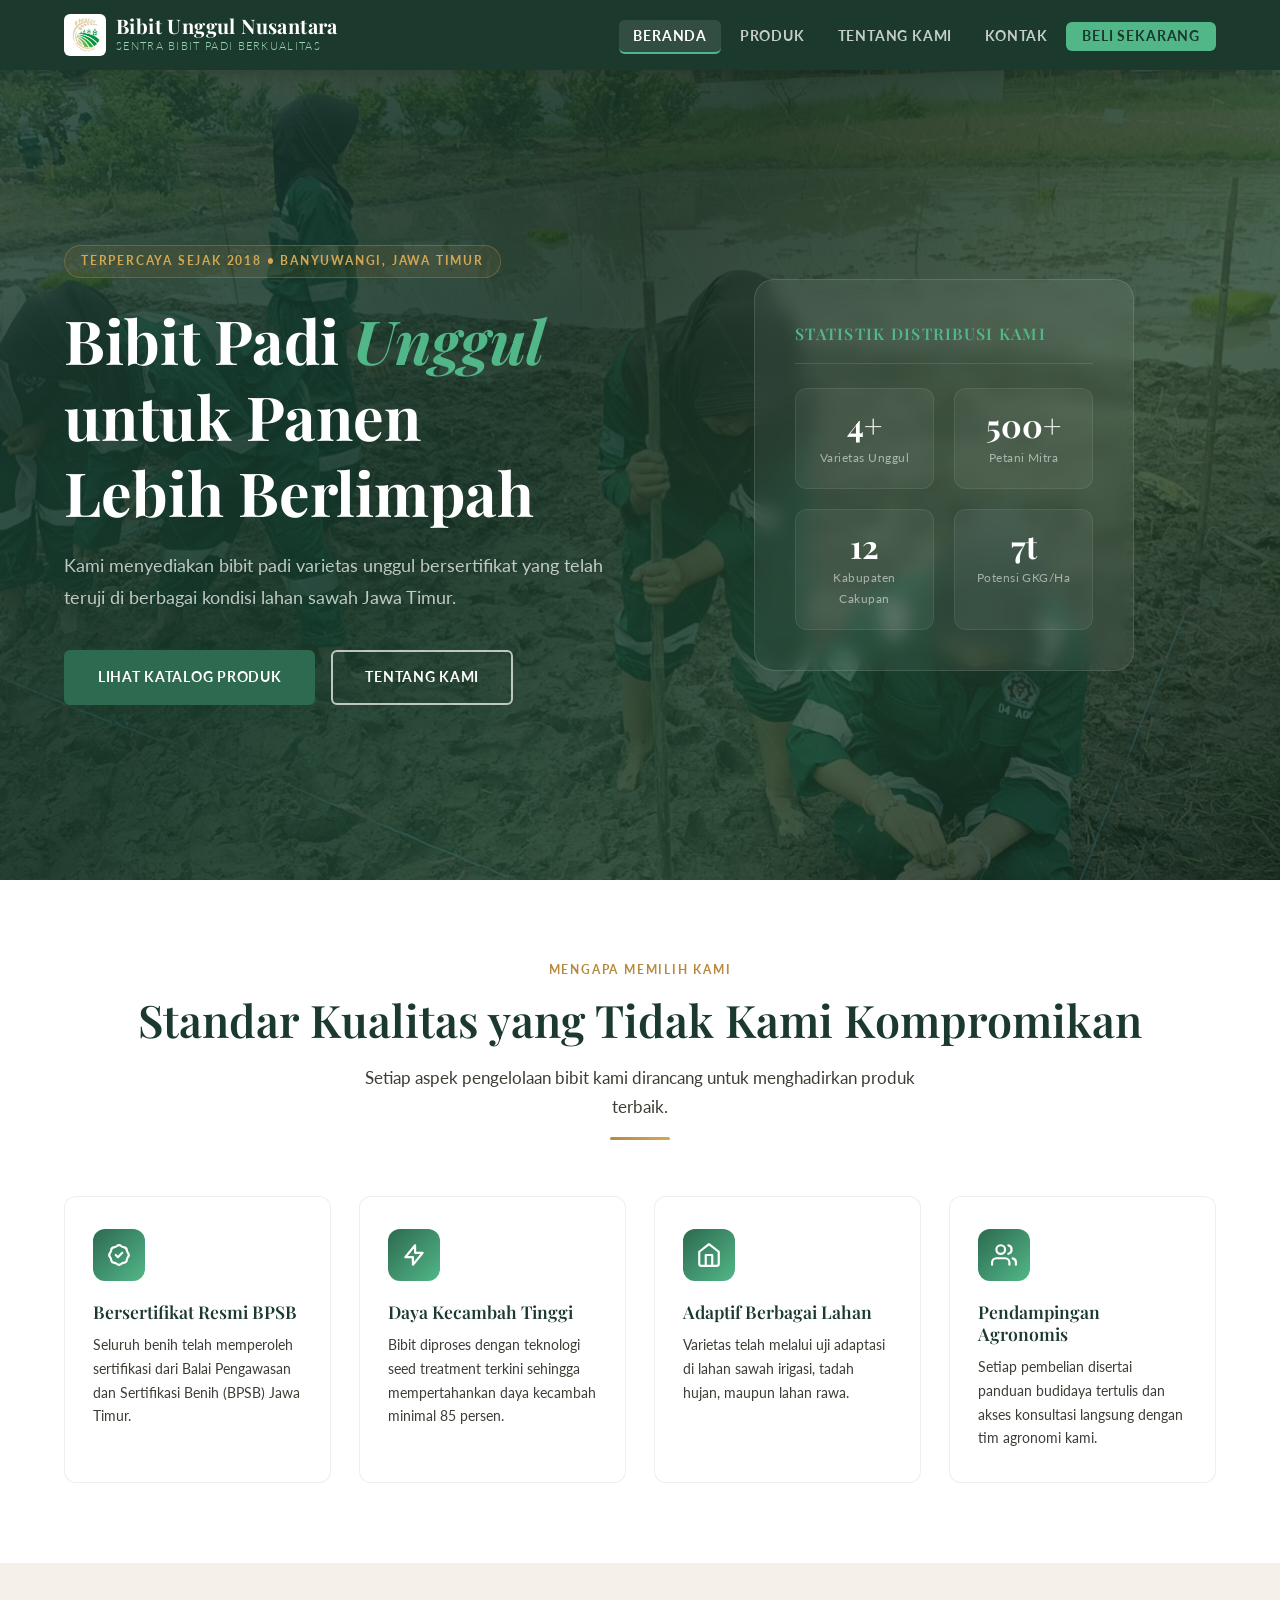
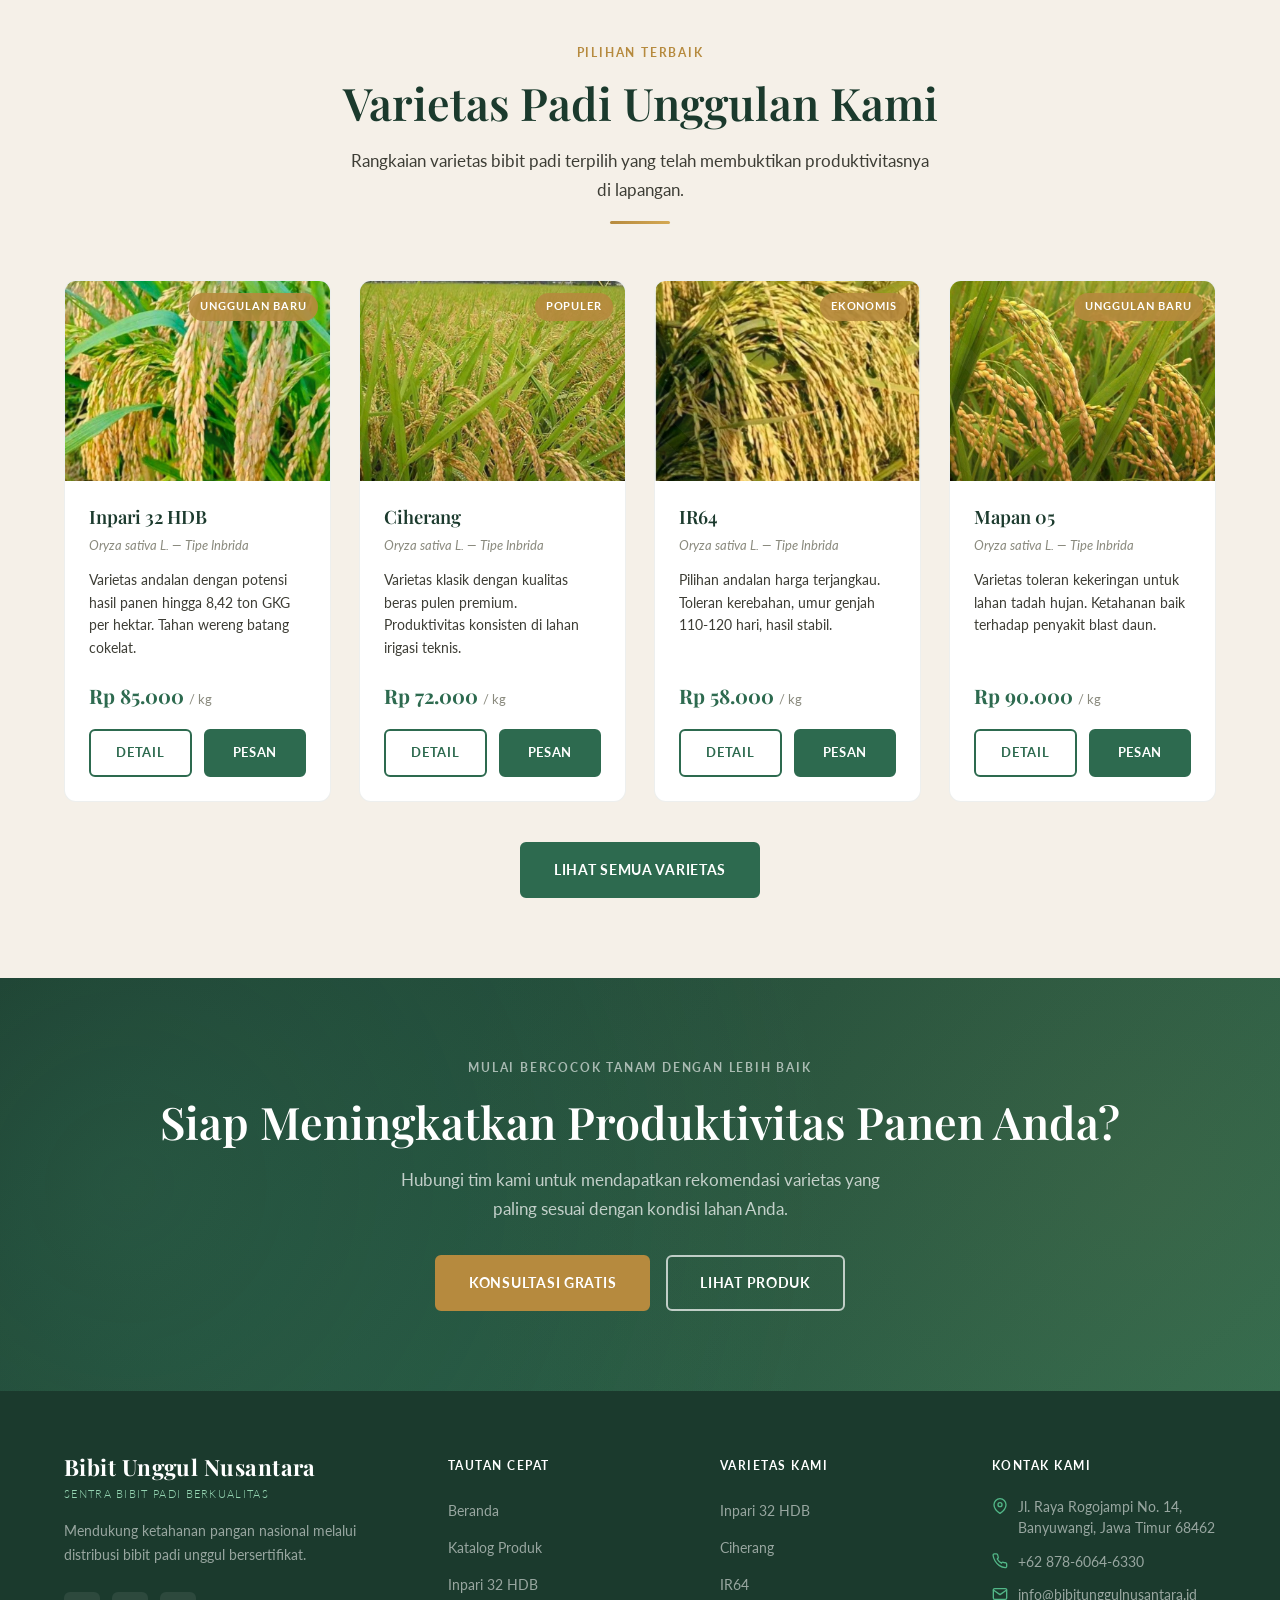
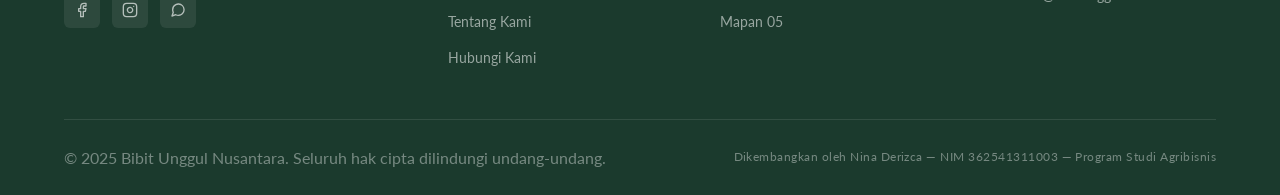
<file: index.html>
<!DOCTYPE html>
<html lang="id">
<head>
    <meta charset="UTF-8">
    <meta name="viewport" content="width=device-width, initial-scale=1.0">
    <title>Bibit Unggul Nusantara — Pusat Bibit Padi Berkualitas</title>
    <meta name="description" content="Distributor bibit padi varietas unggul terpercaya. Inpari 32, Ciherang, IR64, dan Mapan 05. Bersertifikat, produksi tinggi, tahan hama.">
    <link rel="stylesheet" href="style.css">
</head>
<body>
    <nav class="navbar">
        <div class="navbar-dalam">
            <a href="index.html" class="navbar-logo">
                <img src="assets/images/logo.jpg" alt="Logo Bibit Unggul Nusantara" style="height:42px;width:auto;">
                <div class="logo-teks">
                    <span class="logo-nama">Bibit Unggul Nusantara</span>
                    <span class="logo-tagline">Sentra Bibit Padi Berkualitas</span>
                </div>
            </a>
            <ul class="navbar-menu">
                <li><a href="index.html" class="aktif">Beranda</a></li>
                <li><a href="product.html">Produk</a></li>
                <li><a href="about.html">Tentang Kami</a></li>
                <li><a href="contact.html">Kontak</a></li>
                <li><a href="product.html" class="navbar-cta">Beli Sekarang</a></li>
            </ul>
            <button class="hamburger" onclick="toggleMenu()" aria-label="Buka Menu"><span></span><span></span><span></span></button>
        </div>
        <div class="mobile-menu" id="mobileMenu">
            <a href="index.html">Beranda</a>
            <a href="product.html">Produk</a>
            <a href="about.html">Tentang Kami</a>
            <a href="contact.html">Kontak</a>
            <a href="product.html">Beli Sekarang</a>
        </div>
    </nav>

    <section class="hero">
        <div class="hero-pola"></div>
        <div class="hero-konten">
            <div class="hero-teks">
                <span class="label-kecil animasi-masuk">Terpercaya Sejak 2018 • Banyuwangi, Jawa Timur</span>
                <h1 class="animasi-masuk-delay-1">Bibit Padi <em>Unggul</em><br>untuk Panen<br>Lebih Berlimpah</h1>
                <p class="deskripsi-hero animasi-masuk-delay-2">Kami menyediakan bibit padi varietas unggul bersertifikat yang telah teruji di berbagai kondisi lahan sawah Jawa Timur.</p>
                <div class="grup-tombol animasi-masuk-delay-3">
                    <a href="product.html" class="tombol tombol-primer">Lihat Katalog Produk</a>
                    <a href="about.html" class="tombol tombol-outline-putih">Tentang Kami</a>
                </div>
            </div>
            <div class="hero-visual animasi-masuk-delay-4">
                <div class="kartu-hero">
                    <div class="kartu-hero-judul">Statistik Distribusi Kami</div>
                    <div class="stats-grid">
                        <div class="stat-item"><span class="stat-angka">4+</span><div class="stat-label">Varietas Unggul</div></div>
                        <div class="stat-item"><span class="stat-angka">500+</span><div class="stat-label">Petani Mitra</div></div>
                        <div class="stat-item"><span class="stat-angka">12</span><div class="stat-label">Kabupaten Cakupan</div></div>
                        <div class="stat-item"><span class="stat-angka">7t</span><div class="stat-label">Potensi GKG/Ha</div></div>
                    </div>
                </div>
            </div>
        </div>
    </section>

    <section class="bagian bagian-putih">
        <div class="kontainer">
            <div class="judul-bagian"><div class="label-kecil">Mengapa Memilih Kami</div><h2>Standar Kualitas yang Tidak Kami Kompromikan</h2><p>Setiap aspek pengelolaan bibit kami dirancang untuk menghadirkan produk terbaik.</p><div class="garis-emas"></div></div>
            <div class="grid-keunggulan">
                <div class="kartu-keunggulan"><div class="ikon-keunggulan"><svg viewBox="0 0 24 24"><path d="M9 12l2 2 4-4M7.835 4.697a3.42 3.42 0 001.946-.806 3.42 3.42 0 014.438 0 3.42 3.42 0 001.946.806 3.42 3.42 0 013.138 3.138 3.42 3.42 0 00.806 1.946 3.42 3.42 0 010 4.438 3.42 3.42 0 00-.806 1.946 3.42 3.42 0 01-3.138 3.138 3.42 3.42 0 00-1.946.806 3.42 3.42 0 01-4.438 0 3.42 3.42 0 00-1.946-.806 3.42 3.42 0 01-3.138-3.138 3.42 3.42 0 00-.806-1.946 3.42 3.42 0 010-4.438 3.42 3.42 0 00.806-1.946 3.42 3.42 0 013.138-3.138z"/></svg></div><h3>Bersertifikat Resmi BPSB</h3><p>Seluruh benih telah memperoleh sertifikasi dari Balai Pengawasan dan Sertifikasi Benih (BPSB) Jawa Timur.</p></div>
                <div class="kartu-keunggulan"><div class="ikon-keunggulan"><svg viewBox="0 0 24 24"><path d="M13 10V3L4 14h7v7l9-11h-7z"/></svg></div><h3>Daya Kecambah Tinggi</h3><p>Bibit diproses dengan teknologi seed treatment terkini sehingga mempertahankan daya kecambah minimal 85 persen.</p></div>
                <div class="kartu-keunggulan"><div class="ikon-keunggulan"><svg viewBox="0 0 24 24"><path d="M3 9l9-7 9 7v11a2 2 0 01-2 2H5a2 2 0 01-2-2z"/><polyline points="9,22 9,12 15,12 15,22"/></svg></div><h3>Adaptif Berbagai Lahan</h3><p>Varietas telah melalui uji adaptasi di lahan sawah irigasi, tadah hujan, maupun lahan rawa.</p></div>
                <div class="kartu-keunggulan"><div class="ikon-keunggulan"><svg viewBox="0 0 24 24"><path d="M17 21v-2a4 4 0 00-4-4H5a4 4 0 00-4 4v2"/><circle cx="9" cy="7" r="4"/><path d="M23 21v-2a4 4 0 00-3-3.87M16 3.13a4 4 0 010 7.75"/></svg></div><h3>Pendampingan Agronomis</h3><p>Setiap pembelian disertai panduan budidaya tertulis dan akses konsultasi langsung dengan tim agronomi kami.</p></div>
            </div>
        </div>
    </section>

    <section class="bagian bagian-krem">
        <div class="kontainer">
            <div class="judul-bagian"><div class="label-kecil">Pilihan Terbaik</div><h2>Varietas Padi Unggulan Kami</h2><p>Rangkaian varietas bibit padi terpilih yang telah membuktikan produktivitasnya di lapangan.</p><div class="garis-emas"></div></div>
            <div class="grid-produk">
                <div class="kartu-produk"><div class="kartu-produk-gambar" style="background:transparent;"><img src="assets/images/inpari32.jpg" alt="Bibit Padi Inpari 32 HDB" style="width:100%;height:100%;object-fit:cover;"><div class="lencana-varietas">Unggulan Baru</div></div><div class="kartu-produk-isi"><h3>Inpari 32 HDB</h3><div class="varietas-latin">Oryza sativa L. — Tipe Inbrida</div><p>Varietas andalan dengan potensi hasil panen hingga 8,42 ton GKG per hektar. Tahan wereng batang cokelat.</p><div class="harga-produk">Rp 85.000 <span>/ kg</span></div><div class="kartu-produk-aksi"><a href="detail-inpari.html" class="tombol tombol-sekunder">Detail</a><a href="contact.html" class="tombol tombol-primer">Pesan</a></div></div></div>
                <div class="kartu-produk"><div class="kartu-produk-gambar" style="background:transparent;"><img src="assets/images/ciherang.jpg" alt="Bibit Padi Ciherang" style="width:100%;height:100%;object-fit:cover;"><div class="lencana-varietas">Populer</div></div><div class="kartu-produk-isi"><h3>Ciherang</h3><div class="varietas-latin">Oryza sativa L. — Tipe Inbrida</div><p>Varietas klasik dengan kualitas beras pulen premium. Produktivitas konsisten di lahan irigasi teknis.</p><div class="harga-produk">Rp 72.000 <span>/ kg</span></div><div class="kartu-produk-aksi"><a href="detail-ciherang.html" class="tombol tombol-sekunder">Detail</a><a href="contact.html" class="tombol tombol-primer">Pesan</a></div></div></div>
                <div class="kartu-produk"><div class="kartu-produk-gambar" style="background:transparent;"><img src="assets/images/ir64.jpg" alt="Bibit Padi IR64" style="width:100%;height:100%;object-fit:cover;"><div class="lencana-varietas">Ekonomis</div></div><div class="kartu-produk-isi"><h3>IR64</h3><div class="varietas-latin">Oryza sativa L. — Tipe Inbrida</div><p>Pilihan andalan harga terjangkau. Toleran kerebahan, umur genjah 110-120 hari, hasil stabil.</p><div class="harga-produk">Rp 58.000 <span>/ kg</span></div><div class="kartu-produk-aksi"><a href="detail-ir64.html" class="tombol tombol-sekunder">Detail</a><a href="contact.html" class="tombol tombol-primer">Pesan</a></div></div></div>
                <div class="kartu-produk"><div class="kartu-produk-gambar" style="background:transparent;"><img src="assets/images/mapan05.jpg" alt="Bibit Padi Mapan 05" style="width:100%;height:100%;object-fit:cover;"><div class="lencana-varietas">Unggulan Baru</div></div><div class="kartu-produk-isi"><h3>Mapan 05</h3><div class="varietas-latin">Oryza sativa L. — Tipe Inbrida</div><p>Varietas toleran kekeringan untuk lahan tadah hujan. Ketahanan baik terhadap penyakit blast daun.</p><div class="harga-produk">Rp 90.000 <span>/ kg</span></div><div class="kartu-produk-aksi"><a href="detail-mapan05.html" class="tombol tombol-sekunder">Detail</a><a href="contact.html" class="tombol tombol-primer">Pesan</a></div></div></div>
            </div>
            <div style="text-align:center;margin-top:2.5rem;"><a href="product.html" class="tombol tombol-primer">Lihat Semua Varietas</a></div>
        </div>
    </section>

    <section class="spanduk-cta">
        <div class="kontainer">
            <div class="label-kecil" style="color:rgba(255,255,255,0.6);">Mulai Bercocok Tanam dengan Lebih Baik</div>
            <h2 style="color:var(--putih);margin:1rem 0;">Siap Meningkatkan Produktivitas Panen Anda?</h2>
            <p>Hubungi tim kami untuk mendapatkan rekomendasi varietas yang paling sesuai dengan kondisi lahan Anda.</p>
            <div class="grup-tombol" style="justify-content:center;"><a href="contact.html" class="tombol tombol-emas">Konsultasi Gratis</a><a href="product.html" class="tombol tombol-outline-putih">Lihat Produk</a></div>
        </div>
    </section>

    <footer class="footer">
        <div class="kontainer">
            <div class="footer-grid">
                <div class="footer-brand"><div class="logo-nama">Bibit Unggul Nusantara</div><div class="logo-tagline" style="margin-bottom:1rem;">Sentra Bibit Padi Berkualitas</div><p>Mendukung ketahanan pangan nasional melalui distribusi bibit padi unggul bersertifikat.</p><div class="sosial-links"><a href="#" class="sosial-btn" aria-label="Facebook"><svg viewBox="0 0 24 24"><path d="M18 2h-3a5 5 0 00-5 5v3H7v4h3v8h4v-8h3l1-4h-4V7a1 1 0 011-1h3z"/></svg></a><a href="#" class="sosial-btn" aria-label="Instagram"><svg viewBox="0 0 24 24"><rect x="2" y="2" width="20" height="20" rx="5" ry="5"/><path d="M16 11.37A4 4 0 1112.63 8 4 4 0 0116 11.37z"/><line x1="17.5" y1="6.5" x2="17.51" y2="6.5"/></svg></a><a href="#" class="sosial-btn" aria-label="WhatsApp"><svg viewBox="0 0 24 24"><path d="M21 11.5a8.38 8.38 0 01-.9 3.8 8.5 8.5 0 01-7.6 4.7 8.38 8.38 0 01-3.8-.9L3 21l1.9-5.7a8.38 8.38 0 01-.9-3.8 8.5 8.5 0 014.7-7.6 8.38 8.38 0 013.8-.9h.5a8.48 8.48 0 018 8v.5z"/></svg></a></div></div>
                <div><div class="footer-judul">Tautan Cepat</div><ul class="footer-link-list"><li><a href="index.html">Beranda</a></li><li><a href="product.html">Katalog Produk</a></li><li><a href="detail-inpari.html">Inpari 32 HDB</a></li><li><a href="about.html">Tentang Kami</a></li><li><a href="contact.html">Hubungi Kami</a></li></ul></div>
                <div><div class="footer-judul">Varietas Kami</div><ul class="footer-link-list"><li><a href="detail-inpari.html">Inpari 32 HDB</a></li><li><a href="detail-ciherang.html">Ciherang</a></li><li><a href="detail-ir64.html">IR64</a></li><li><a href="detail-mapan05.html">Mapan 05</a></li></ul></div>
                <div><div class="footer-judul">Kontak Kami</div><div class="footer-kontak-item"><svg viewBox="0 0 24 24"><path d="M21 10c0 7-9 13-9 13s-9-6-9-13a9 9 0 0118 0z"/><circle cx="12" cy="10" r="3"/></svg>Jl. Raya Rogojampi No. 14, Banyuwangi, Jawa Timur 68462</div><div class="footer-kontak-item"><svg viewBox="0 0 24 24"><path d="M22 16.92v3a2 2 0 01-2.18 2 19.79 19.79 0 01-8.63-3.07A19.5 19.5 0 014.69 12a19.79 19.79 0 01-3.07-8.67A2 2 0 013.6 1.28h3a2 2 0 012 1.72c.127.96.361 1.903.7 2.81a2 2 0 01-.45 2.11L7.91 9a16 16 0 006.29 6.29l.61-.91a2 2 0 012.11-.45c.907.339 1.85.573 2.81.7A2 2 0 0122 16.92z"/></svg>+62 878-6064-6330</div><div class="footer-kontak-item"><svg viewBox="0 0 24 24"><path d="M4 4h16c1.1 0 2 .9 2 2v12c0 1.1-.9 2-2 2H4c-1.1 0-2-.9-2-2V6c0-1.1.9-2 2-2z"/><polyline points="22,6 12,13 2,6"/></svg>info@bibitunggulnusantara.id</div></div>
            </div>
            <div class="footer-bawah"><p>&copy; 2025 Bibit Unggul Nusantara. Seluruh hak cipta dilindungi undang-undang.</p><p class="footer-nim">Dikembangkan oleh Nina Derizca — NIM 362541311003 — Program Studi Agribisnis</p></div>
        </div>
    </footer>

    <script>function toggleMenu(){document.getElementById('mobileMenu').classList.toggle('terbuka');}</script>
</body>
</html>
</file>
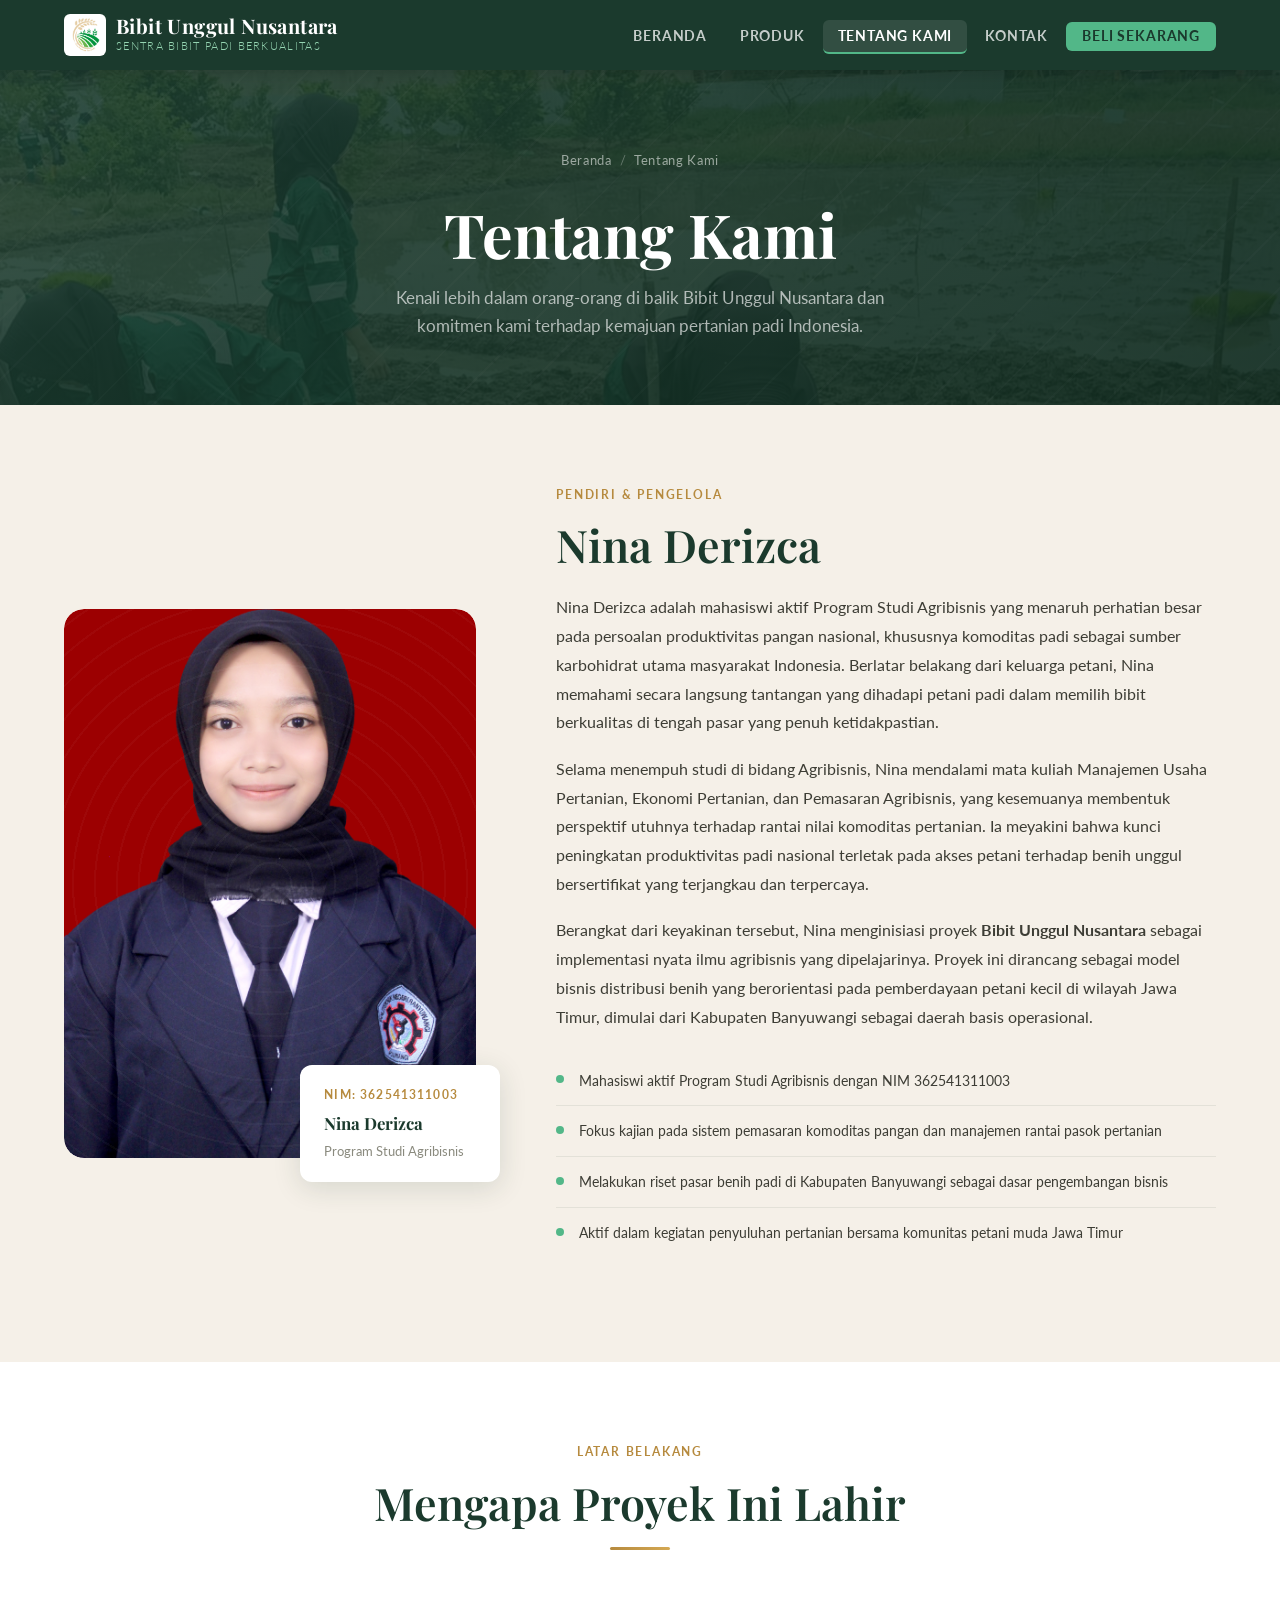
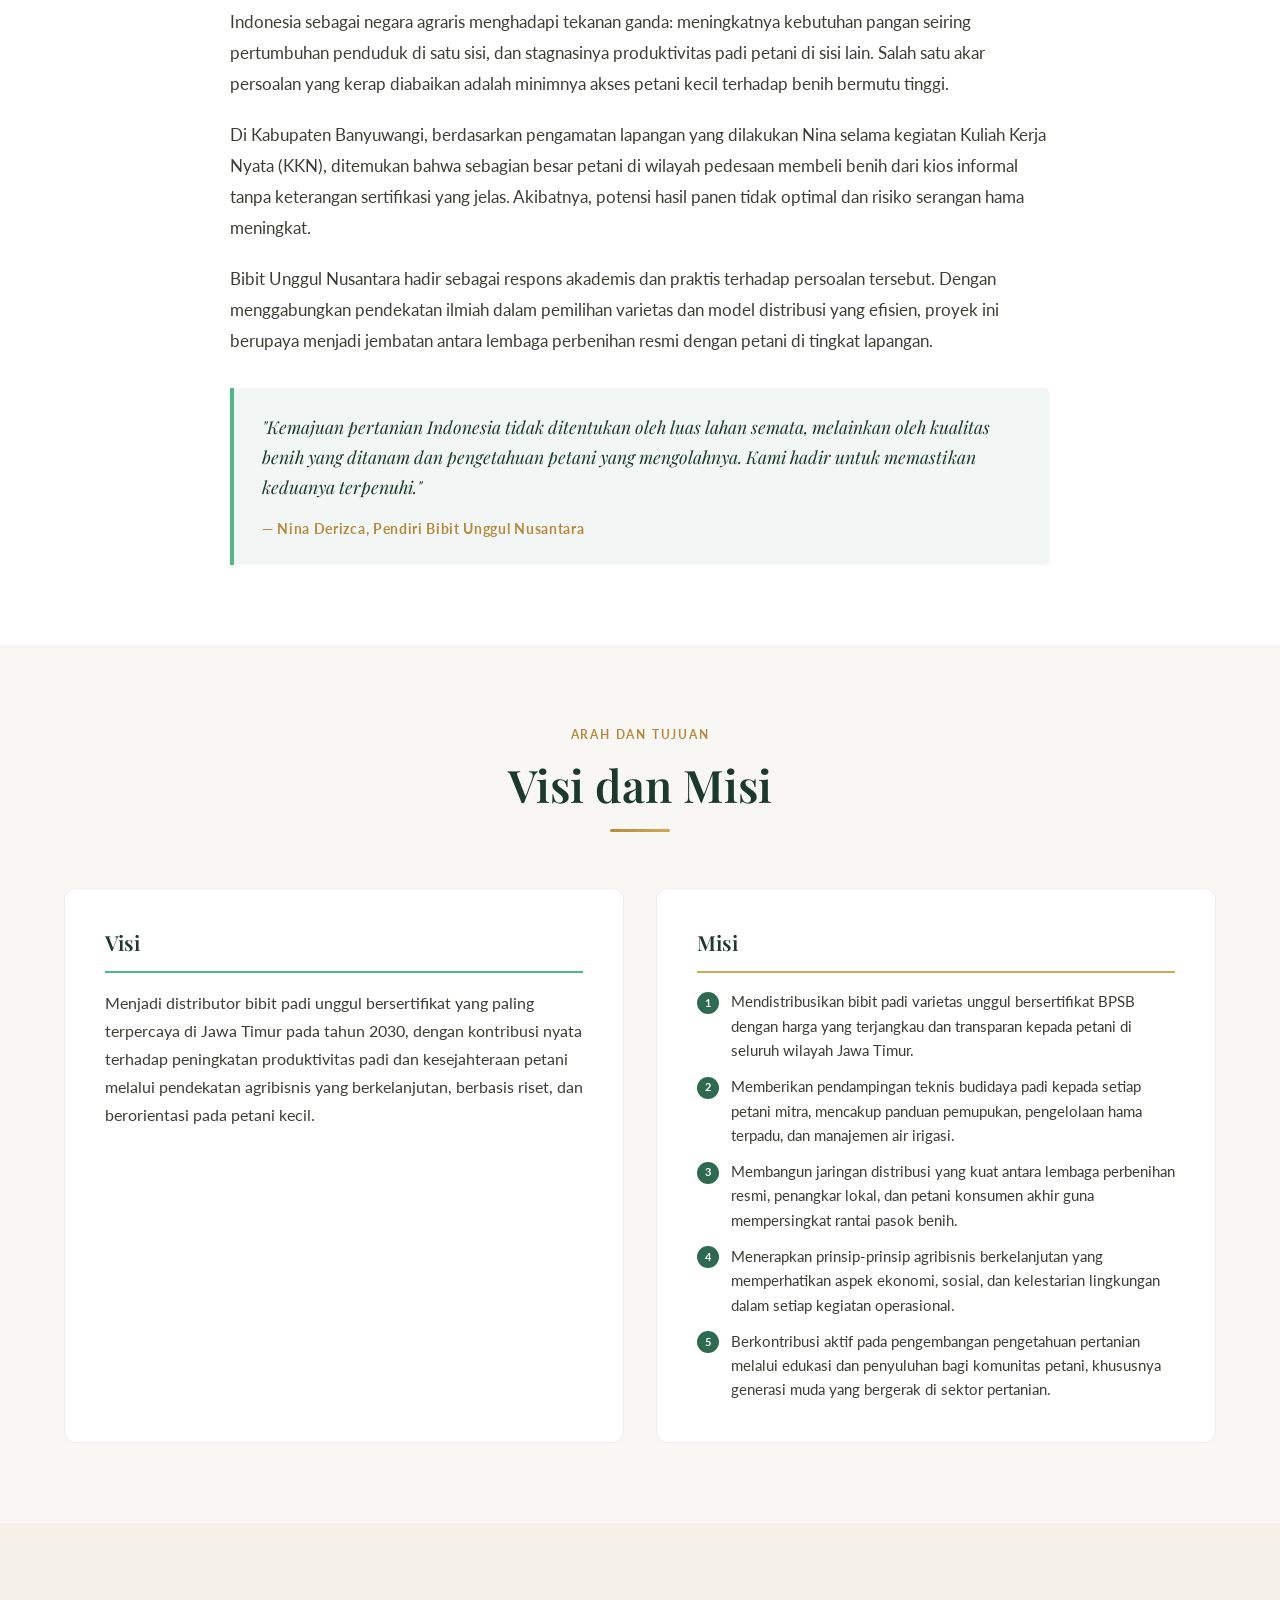
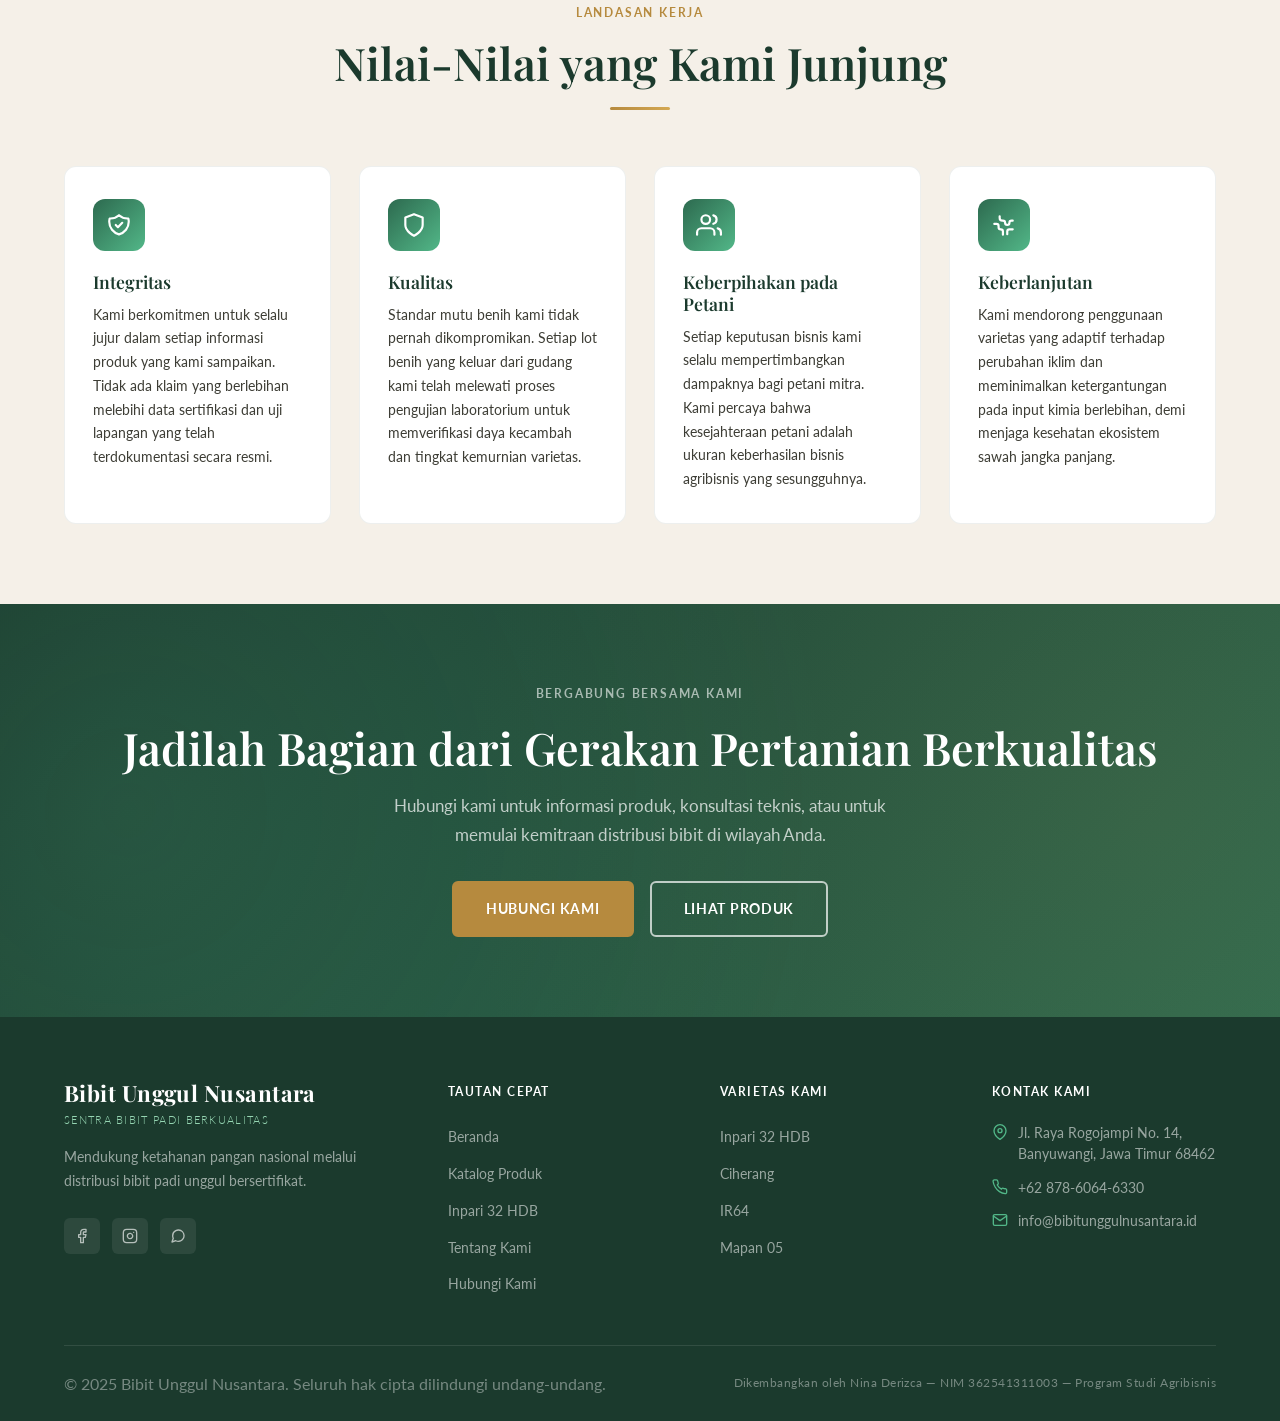
<file: about.html>
<!DOCTYPE html>
<html lang="id">
<head>
    <meta charset="UTF-8">
    <meta name="viewport" content="width=device-width, initial-scale=1.0">
    <title>Tentang Kami — Bibit Unggul Nusantara</title>
    <meta name="description" content="Mengenal Nina Derizca, mahasiswi Agribisnis di balik proyek Bibit Unggul Nusantara. Visi, misi, dan komitmen kami terhadap pertanian padi berkualitas.">
    <link rel="stylesheet" href="style.css">
</head>
<body>
    <nav class="navbar">
        <div class="navbar-dalam">
            <a href="index.html" class="navbar-logo">
                <img src="assets/images/logo.jpg" alt="Logo Bibit Unggul Nusantara" style="height:42px;width:auto;">
                <div class="logo-teks"><span class="logo-nama">Bibit Unggul Nusantara</span><span class="logo-tagline">Sentra Bibit Padi Berkualitas</span></div>
            </a>
            <ul class="navbar-menu">
                <li><a href="index.html">Beranda</a></li>
                <li><a href="product.html">Produk</a></li>
                <li><a href="about.html" class="aktif">Tentang Kami</a></li>
                <li><a href="contact.html">Kontak</a></li>
                <li><a href="product.html" class="navbar-cta">Beli Sekarang</a></li>
            </ul>
            <button class="hamburger" onclick="toggleMenu()" aria-label="Buka Menu"><span></span><span></span><span></span></button>
        </div>
        <div class="mobile-menu" id="mobileMenu">
            <a href="index.html">Beranda</a><a href="product.html">Produk</a><a href="about.html">Tentang Kami</a><a href="contact.html">Kontak</a><a href="product.html">Beli Sekarang</a>
        </div>
    </nav>

    <div class="header-halaman">
        <div class="kontainer">
            <div class="breadcrumb"><a href="index.html">Beranda</a><span class="pemisah">/</span><span>Tentang Kami</span></div>
            <h1>Tentang Kami</h1>
            <p>Kenali lebih dalam orang-orang di balik Bibit Unggul Nusantara dan komitmen kami terhadap kemajuan pertanian padi Indonesia.</p>
        </div>
    </div>

    <section class="bagian bagian-krem">
        <div class="kontainer">
            <div class="profil-grid">
                <div class="profil-visual animasi-masuk">
                    <div class="foto-profil" style="background:transparent;">
                        <img src="assets/images/profil-nina.jpg" alt="Foto Nina Derizca" style="width:100%;height:100%;object-fit:cover;border-radius:var(--radius-besar);">
                    </div>
                    <div class="kartu-identitas"><div class="identitas-nim">NIM: 362541311003</div><div class="identitas-nama">Nina Derizca</div><div class="identitas-prodi">Program Studi Agribisnis</div></div>
                </div>
                <div class="profil-teks animasi-masuk-delay-2">
                    <div class="label-kecil">Pendiri & Pengelola</div>
                    <h2>Nina Derizca</h2>
                    <p>Nina Derizca adalah mahasiswi aktif Program Studi Agribisnis yang menaruh perhatian besar pada persoalan produktivitas pangan nasional, khususnya komoditas padi sebagai sumber karbohidrat utama masyarakat Indonesia. Berlatar belakang dari keluarga petani, Nina memahami secara langsung tantangan yang dihadapi petani padi dalam memilih bibit berkualitas di tengah pasar yang penuh ketidakpastian.</p>
                    <p>Selama menempuh studi di bidang Agribisnis, Nina mendalami mata kuliah Manajemen Usaha Pertanian, Ekonomi Pertanian, dan Pemasaran Agribisnis, yang kesemuanya membentuk perspektif utuhnya terhadap rantai nilai komoditas pertanian. Ia meyakini bahwa kunci peningkatan produktivitas padi nasional terletak pada akses petani terhadap benih unggul bersertifikat yang terjangkau dan terpercaya.</p>
                    <p>Berangkat dari keyakinan tersebut, Nina menginisiasi proyek <strong>Bibit Unggul Nusantara</strong> sebagai implementasi nyata ilmu agribisnis yang dipelajarinya. Proyek ini dirancang sebagai model bisnis distribusi benih yang berorientasi pada pemberdayaan petani kecil di wilayah Jawa Timur, dimulai dari Kabupaten Banyuwangi sebagai daerah basis operasional.</p>
                    <div class="daftar-pencapaian">
                        <div class="item-pencapaian"><div class="dot-pencapaian"></div><p>Mahasiswi aktif Program Studi Agribisnis dengan NIM 362541311003</p></div>
                        <div class="item-pencapaian"><div class="dot-pencapaian"></div><p>Fokus kajian pada sistem pemasaran komoditas pangan dan manajemen rantai pasok pertanian</p></div>
                        <div class="item-pencapaian"><div class="dot-pencapaian"></div><p>Melakukan riset pasar benih padi di Kabupaten Banyuwangi sebagai dasar pengembangan bisnis</p></div>
                        <div class="item-pencapaian"><div class="dot-pencapaian"></div><p>Aktif dalam kegiatan penyuluhan pertanian bersama komunitas petani muda Jawa Timur</p></div>
                    </div>
                </div>
            </div>
        </div>
    </section>

    <section class="bagian bagian-putih">
        <div class="kontainer">
            <div class="judul-bagian"><div class="label-kecil">Latar Belakang</div><h2>Mengapa Proyek Ini Lahir</h2><div class="garis-emas"></div></div>
            <div style="max-width:820px;margin:0 auto;">
                <p style="font-size:1.05rem;line-height:1.85;margin-bottom:1.25rem;">Indonesia sebagai negara agraris menghadapi tekanan ganda: meningkatnya kebutuhan pangan seiring pertumbuhan penduduk di satu sisi, dan stagnasinya produktivitas padi petani di sisi lain. Salah satu akar persoalan yang kerap diabaikan adalah minimnya akses petani kecil terhadap benih bermutu tinggi.</p>
                <p style="font-size:1.05rem;line-height:1.85;margin-bottom:1.25rem;">Di Kabupaten Banyuwangi, berdasarkan pengamatan lapangan yang dilakukan Nina selama kegiatan Kuliah Kerja Nyata (KKN), ditemukan bahwa sebagian besar petani di wilayah pedesaan membeli benih dari kios informal tanpa keterangan sertifikasi yang jelas. Akibatnya, potensi hasil panen tidak optimal dan risiko serangan hama meningkat.</p>
                <p style="font-size:1.05rem;line-height:1.85;margin-bottom:1.25rem;">Bibit Unggul Nusantara hadir sebagai respons akademis dan praktis terhadap persoalan tersebut. Dengan menggabungkan pendekatan ilmiah dalam pemilihan varietas dan model distribusi yang efisien, proyek ini berupaya menjadi jembatan antara lembaga perbenihan resmi dengan petani di tingkat lapangan.</p>
                <div style="background:rgba(45,106,79,0.06);border-left:4px solid var(--hijau-muda);border-radius:0 var(--radius-kecil) var(--radius-kecil) 0;padding:1.5rem 1.75rem;margin-top:2rem;">
                    <p style="font-family:var(--font-display);font-size:1.1rem;font-style:italic;color:var(--hijau-tua);line-height:1.7;margin:0;">"Kemajuan pertanian Indonesia tidak ditentukan oleh luas lahan semata, melainkan oleh kualitas benih yang ditanam dan pengetahuan petani yang mengolahnya. Kami hadir untuk memastikan keduanya terpenuhi."</p>
                    <p style="margin-top:1rem;font-size:0.85rem;font-weight:700;color:var(--emas);letter-spacing:0.05em;margin-bottom:0;">— Nina Derizca, Pendiri Bibit Unggul Nusantara</p>
                </div>
            </div>
        </div>
    </section>

    <section class="bagian bagian-abu">
        <div class="kontainer">
            <div class="judul-bagian"><div class="label-kecil">Arah dan Tujuan</div><h2>Visi dan Misi</h2><div class="garis-emas"></div></div>
            <div class="grid-visi-misi">
                <div class="kartu-visi-misi visi"><h3>Visi</h3><p style="font-size:1.0rem;line-height:1.75;color:var(--teks-sedang);">Menjadi distributor bibit padi unggul bersertifikat yang paling terpercaya di Jawa Timur pada tahun 2030, dengan kontribusi nyata terhadap peningkatan produktivitas padi dan kesejahteraan petani melalui pendekatan agribisnis yang berkelanjutan, berbasis riset, dan berorientasi pada petani kecil.</p></div>
                <div class="kartu-visi-misi misi"><h3>Misi</h3><ul class="daftar-misi">
                    <li><span class="nomor-misi">1</span>Mendistribusikan bibit padi varietas unggul bersertifikat BPSB dengan harga yang terjangkau dan transparan kepada petani di seluruh wilayah Jawa Timur.</li>
                    <li><span class="nomor-misi">2</span>Memberikan pendampingan teknis budidaya padi kepada setiap petani mitra, mencakup panduan pemupukan, pengelolaan hama terpadu, dan manajemen air irigasi.</li>
                    <li><span class="nomor-misi">3</span>Membangun jaringan distribusi yang kuat antara lembaga perbenihan resmi, penangkar lokal, dan petani konsumen akhir guna mempersingkat rantai pasok benih.</li>
                    <li><span class="nomor-misi">4</span>Menerapkan prinsip-prinsip agribisnis berkelanjutan yang memperhatikan aspek ekonomi, sosial, dan kelestarian lingkungan dalam setiap kegiatan operasional.</li>
                    <li><span class="nomor-misi">5</span>Berkontribusi aktif pada pengembangan pengetahuan pertanian melalui edukasi dan penyuluhan bagi komunitas petani, khususnya generasi muda yang bergerak di sektor pertanian.</li>
                </ul></div>
            </div>
        </div>
    </section>

    <section class="bagian bagian-krem">
        <div class="kontainer">
            <div class="judul-bagian"><div class="label-kecil">Landasan Kerja</div><h2>Nilai-Nilai yang Kami Junjung</h2><div class="garis-emas"></div></div>
            <div class="grid-keunggulan">
                <div class="kartu-keunggulan"><div class="ikon-keunggulan"><svg viewBox="0 0 24 24"><path d="M9 12l2 2 4-4m5.618-4.016A11.955 11.955 0 0112 2.944a11.955 11.955 0 01-8.618 3.04A12.02 12.02 0 003 9c0 5.591 3.824 10.29 9 11.622 5.176-1.332 9-6.03 9-11.622 0-1.042-.133-2.052-.382-3.016z"/></svg></div><h3>Integritas</h3><p>Kami berkomitmen untuk selalu jujur dalam setiap informasi produk yang kami sampaikan. Tidak ada klaim yang berlebihan melebihi data sertifikasi dan uji lapangan yang telah terdokumentasi secara resmi.</p></div>
                <div class="kartu-keunggulan"><div class="ikon-keunggulan"><svg viewBox="0 0 24 24"><path d="M12 22s8-4 8-10V5l-8-3-8 3v7c0 6 8 10 8 10z"/></svg></div><h3>Kualitas</h3><p>Standar mutu benih kami tidak pernah dikompromikan. Setiap lot benih yang keluar dari gudang kami telah melewati proses pengujian laboratorium untuk memverifikasi daya kecambah dan tingkat kemurnian varietas.</p></div>
                <div class="kartu-keunggulan"><div class="ikon-keunggulan"><svg viewBox="0 0 24 24"><path d="M17 21v-2a4 4 0 00-4-4H5a4 4 0 00-4 4v2"/><circle cx="9" cy="7" r="4"/><path d="M23 21v-2a4 4 0 00-3-3.87M16 3.13a4 4 0 010 7.75"/></svg></div><h3>Keberpihakan pada Petani</h3><p>Setiap keputusan bisnis kami selalu mempertimbangkan dampaknya bagi petani mitra. Kami percaya bahwa kesejahteraan petani adalah ukuran keberhasilan bisnis agribisnis yang sesungguhnya.</p></div>
                <div class="kartu-keunggulan"><div class="ikon-keunggulan"><svg viewBox="0 0 24 24"><path d="M3.055 11H5a2 2 0 012 2v1a2 2 0 002 2 2 2 0 012 2v2.945M8 3.935V5.5A2.5 2.5 0 0010.5 8h.5a2 2 0 012 2 2 2 0 104 0 2 2 0 012-2h1.064M15 20.488V18a2 2 0 012-2h3.064"/></svg></div><h3>Keberlanjutan</h3><p>Kami mendorong penggunaan varietas yang adaptif terhadap perubahan iklim dan meminimalkan ketergantungan pada input kimia berlebihan, demi menjaga kesehatan ekosistem sawah jangka panjang.</p></div>
            </div>
        </div>
    </section>

    <section class="spanduk-cta">
        <div class="kontainer">
            <div class="label-kecil" style="color:rgba(255,255,255,0.6);">Bergabung Bersama Kami</div>
            <h2 style="color:var(--putih);margin:1rem 0;">Jadilah Bagian dari Gerakan Pertanian Berkualitas</h2>
            <p>Hubungi kami untuk informasi produk, konsultasi teknis, atau untuk memulai kemitraan distribusi bibit di wilayah Anda.</p>
            <div class="grup-tombol" style="justify-content:center;"><a href="contact.html" class="tombol tombol-emas">Hubungi Kami</a><a href="product.html" class="tombol tombol-outline-putih">Lihat Produk</a></div>
        </div>
    </section>

    <footer class="footer">
        <div class="kontainer">
            <div class="footer-grid">
                <div class="footer-brand"><div class="logo-nama">Bibit Unggul Nusantara</div><div class="logo-tagline" style="margin-bottom:1rem;">Sentra Bibit Padi Berkualitas</div><p>Mendukung ketahanan pangan nasional melalui distribusi bibit padi unggul bersertifikat.</p><div class="sosial-links"><a href="#" class="sosial-btn" aria-label="Facebook"><svg viewBox="0 0 24 24"><path d="M18 2h-3a5 5 0 00-5 5v3H7v4h3v8h4v-8h3l1-4h-4V7a1 1 0 011-1h3z"/></svg></a><a href="#" class="sosial-btn" aria-label="Instagram"><svg viewBox="0 0 24 24"><rect x="2" y="2" width="20" height="20" rx="5" ry="5"/><path d="M16 11.37A4 4 0 1112.63 8 4 4 0 0116 11.37z"/><line x1="17.5" y1="6.5" x2="17.51" y2="6.5"/></svg></a><a href="#" class="sosial-btn" aria-label="WhatsApp"><svg viewBox="0 0 24 24"><path d="M21 11.5a8.38 8.38 0 01-.9 3.8 8.5 8.5 0 01-7.6 4.7 8.38 8.38 0 01-3.8-.9L3 21l1.9-5.7a8.38 8.38 0 01-.9-3.8 8.5 8.5 0 014.7-7.6 8.38 8.38 0 013.8-.9h.5a8.48 8.48 0 018 8v.5z"/></svg></a></div></div>
                <div><div class="footer-judul">Tautan Cepat</div><ul class="footer-link-list"><li><a href="index.html">Beranda</a></li><li><a href="product.html">Katalog Produk</a></li><li><a href="detail-inpari.html">Inpari 32 HDB</a></li><li><a href="about.html">Tentang Kami</a></li><li><a href="contact.html">Hubungi Kami</a></li></ul></div>
                <div><div class="footer-judul">Varietas Kami</div><ul class="footer-link-list"><li><a href="detail-inpari.html">Inpari 32 HDB</a></li><li><a href="detail-ciherang.html">Ciherang</a></li><li><a href="detail-ir64.html">IR64</a></li><li><a href="detail-mapan05.html">Mapan 05</a></li></ul></div>
                <div><div class="footer-judul">Kontak Kami</div><div class="footer-kontak-item"><svg viewBox="0 0 24 24"><path d="M21 10c0 7-9 13-9 13s-9-6-9-13a9 9 0 0118 0z"/><circle cx="12" cy="10" r="3"/></svg>Jl. Raya Rogojampi No. 14, Banyuwangi, Jawa Timur 68462</div><div class="footer-kontak-item"><svg viewBox="0 0 24 24"><path d="M22 16.92v3a2 2 0 01-2.18 2 19.79 19.79 0 01-8.63-3.07A19.5 19.5 0 014.69 12a19.79 19.79 0 01-3.07-8.67A2 2 0 013.6 1.28h3a2 2 0 012 1.72c.127.96.361 1.903.7 2.81a2 2 0 01-.45 2.11L7.91 9a16 16 0 006.29 6.29l.61-.91a2 2 0 012.11-.45c.907.339 1.85.573 2.81.7A2 2 0 0122 16.92z"/></svg>+62 878-6064-6330</div><div class="footer-kontak-item"><svg viewBox="0 0 24 24"><path d="M4 4h16c1.1 0 2 .9 2 2v12c0 1.1-.9 2-2 2H4c-1.1 0-2-.9-2-2V6c0-1.1.9-2 2-2z"/><polyline points="22,6 12,13 2,6"/></svg>info@bibitunggulnusantara.id</div></div>
            </div>
            <div class="footer-bawah"><p>&copy; 2025 Bibit Unggul Nusantara. Seluruh hak cipta dilindungi undang-undang.</p><p class="footer-nim">Dikembangkan oleh Nina Derizca — NIM 362541311003 — Program Studi Agribisnis</p></div>
        </div>
    </footer>

    <script>function toggleMenu(){document.getElementById('mobileMenu').classList.toggle('terbuka');}</script>
</body>
</html>
</file>
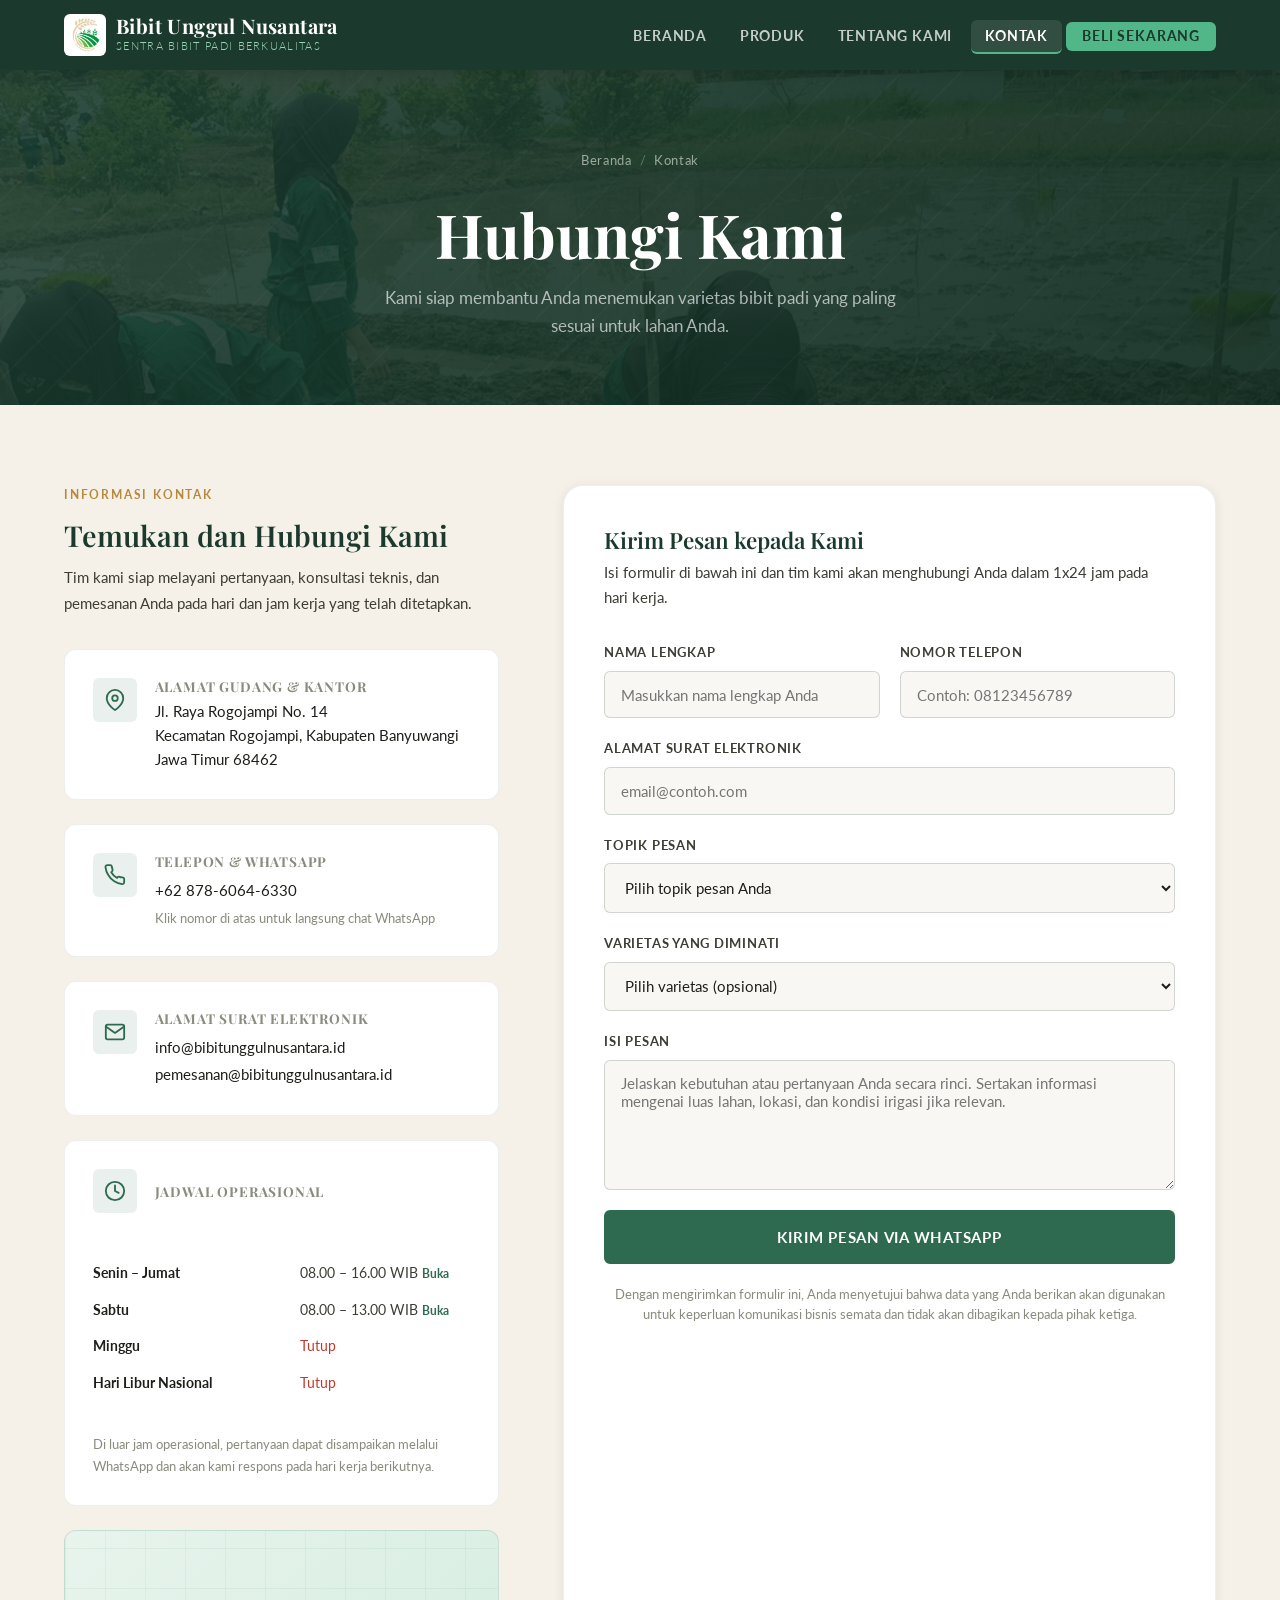
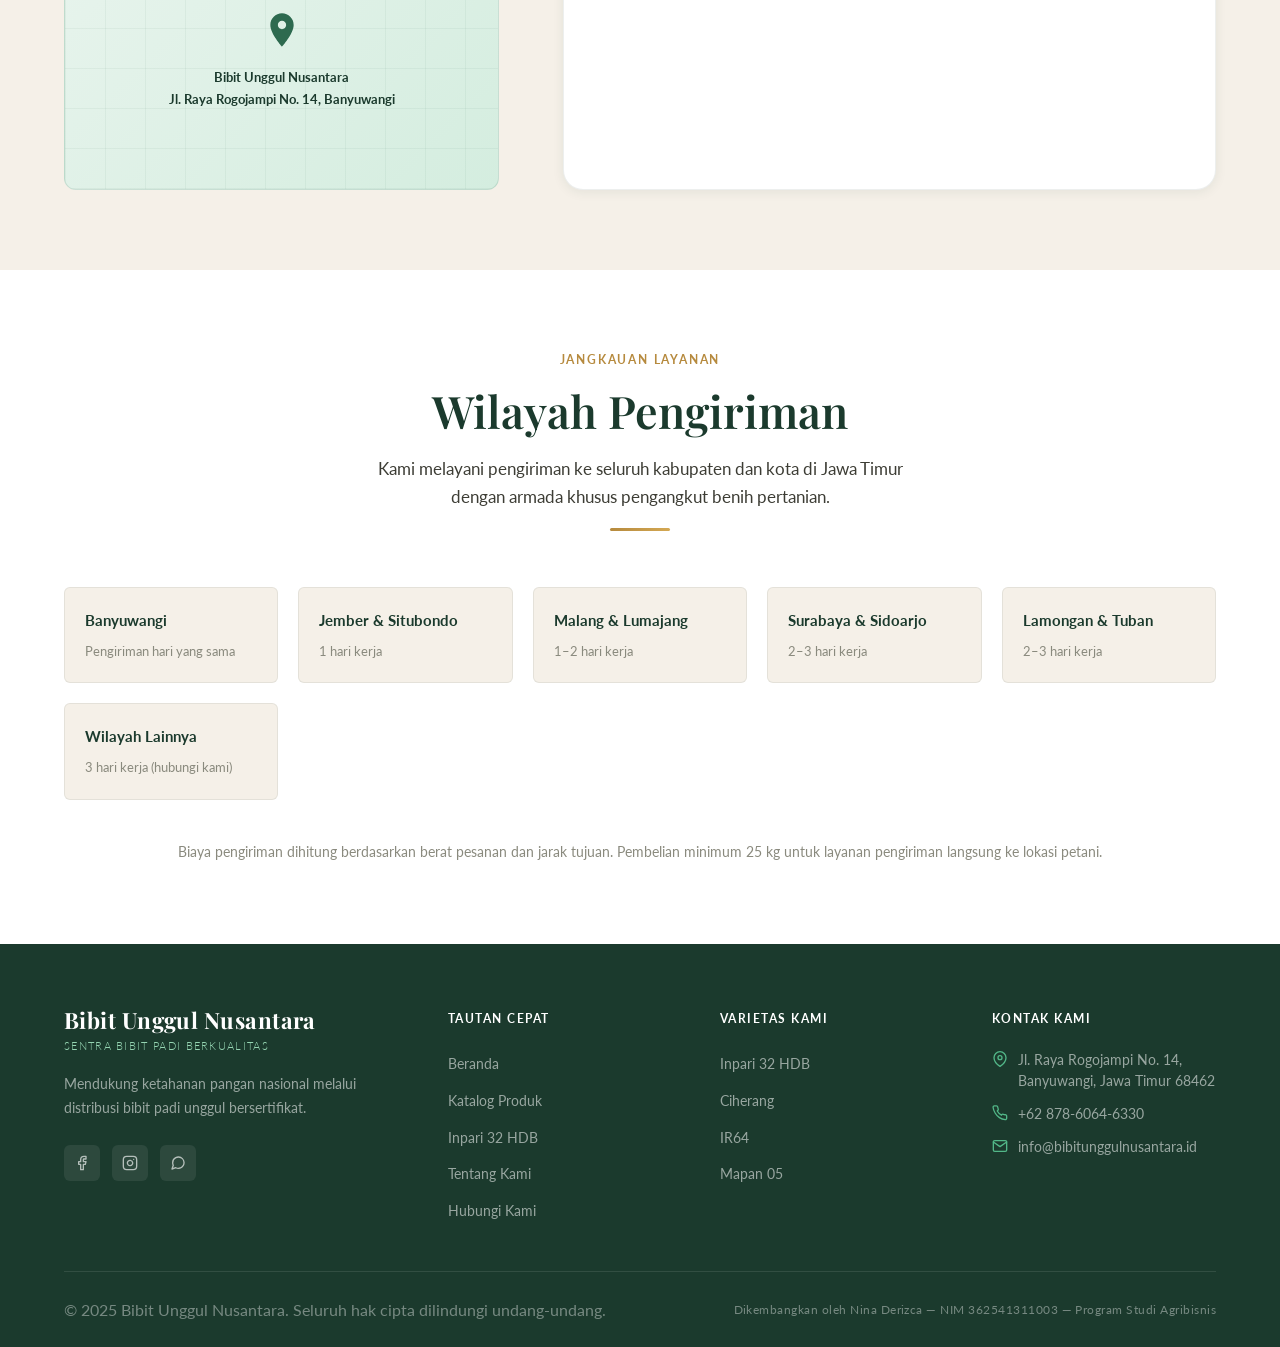
<file: contact.html>
<!DOCTYPE html>
<html lang="id">
<head>
    <meta charset="UTF-8">
    <meta name="viewport" content="width=device-width, initial-scale=1.0">
    <title>Kontak — Bibit Unggul Nusantara</title>
    <meta name="description" content="Hubungi Bibit Unggul Nusantara untuk pemesanan, konsultasi varietas bibit padi, dan kemitraan distribusi. Lokasi di Banyuwangi, Jawa Timur.">
    <link rel="stylesheet" href="style.css">
</head>
<body>
    <nav class="navbar">
        <div class="navbar-dalam">
            <a href="index.html" class="navbar-logo">
                <img src="assets/images/logo.jpg" alt="Logo Bibit Unggul Nusantara" style="height:42px;width:auto;">
                <div class="logo-teks">
                    <span class="logo-nama">Bibit Unggul Nusantara</span>
                    <span class="logo-tagline">Sentra Bibit Padi Berkualitas</span>
                </div>
            </a>
            <ul class="navbar-menu">
                <li><a href="index.html">Beranda</a></li>
                <li><a href="product.html">Produk</a></li>
                <li><a href="about.html">Tentang Kami</a></li>
                <li><a href="contact.html" class="aktif">Kontak</a></li>
                <li><a href="product.html" class="navbar-cta">Beli Sekarang</a></li>
            </ul>
            <button class="hamburger" onclick="toggleMenu()" aria-label="Buka Menu">
                <span></span><span></span><span></span>
            </button>
        </div>
        <div class="mobile-menu" id="mobileMenu">
            <a href="index.html">Beranda</a>
            <a href="product.html">Produk</a>
            <a href="about.html">Tentang Kami</a>
            <a href="contact.html">Kontak</a>
            <a href="product.html">Beli Sekarang</a>
        </div>
    </nav>

    <div class="header-halaman">
        <div class="kontainer">
            <div class="breadcrumb">
                <a href="index.html">Beranda</a><span class="pemisah">/</span><span>Kontak</span>
            </div>
            <h1>Hubungi Kami</h1>
            <p>Kami siap membantu Anda menemukan varietas bibit padi yang paling sesuai untuk lahan Anda.</p>
        </div>
    </div>

    <section class="bagian bagian-krem">
        <div class="kontainer">
            <div class="grid-kontak">
                <div>
                    <div class="label-kecil" style="margin-bottom:0.75rem;">Informasi Kontak</div>
                    <h2 style="margin-bottom:0.75rem;font-size:1.8rem;">Temukan dan Hubungi Kami</h2>
                    <p style="margin-bottom:2rem;font-size:0.95rem;">Tim kami siap melayani pertanyaan, konsultasi teknis, dan pemesanan Anda pada hari dan jam kerja yang telah ditetapkan.</p>
                    <div class="info-kontak">
                        <div class="kartu-info-kontak">
                            <div class="ikon-kontak">
                                <svg viewBox="0 0 24 24"><path d="M21 10c0 7-9 13-9 13s-9-6-9-13a9 9 0 0118 0z"/><circle cx="12" cy="10" r="3"/></svg>
                            </div>
                            <div class="kontak-detail">
                                <h4>Alamat Gudang & Kantor</h4>
                                <p>Jl. Raya Rogojampi No. 14<br>Kecamatan Rogojampi, Kabupaten Banyuwangi<br>Jawa Timur 68462</p>
                            </div>
                        </div>
                        <div class="kartu-info-kontak">
                            <div class="ikon-kontak">
                                <svg viewBox="0 0 24 24"><path d="M22 16.92v3a2 2 0 01-2.18 2 19.79 19.79 0 01-8.63-3.07A19.5 19.5 0 014.69 12a19.79 19.79 0 01-3.07-8.67A2 2 0 013.6 1.28h3a2 2 0 012 1.72c.127.96.361 1.903.7 2.81a2 2 0 01-.45 2.11L7.91 9a16 16 0 006.29 6.29l.61-.91a2 2 0 012.11-.45c.907.339 1.85.573 2.81.7A2 2 0 0122 16.92z"/></svg>
                            </div>
                            <div class="kontak-detail">
                                <h4>Telepon & WhatsApp</h4>
                                <a href="https://wa.me/6287860646330" target="_blank">+62 878-6064-6330</a>
                                <p style="margin-top:0.3rem;font-size:0.82rem;color:var(--abu);">Klik nomor di atas untuk langsung chat WhatsApp</p>
                            </div>
                        </div>
                        <div class="kartu-info-kontak">
                            <div class="ikon-kontak">
                                <svg viewBox="0 0 24 24"><path d="M4 4h16c1.1 0 2 .9 2 2v12c0 1.1-.9 2-2 2H4c-1.1 0-2-.9-2-2V6c0-1.1.9-2 2-2z"/><polyline points="22,6 12,13 2,6"/></svg>
                            </div>
                            <div class="kontak-detail">
                                <h4>Alamat Surat Elektronik</h4>
                                <a href="mailto:info@bibitunggulnusantara.id">info@bibitunggulnusantara.id</a><br>
                                <a href="mailto:pemesanan@bibitunggulnusantara.id">pemesanan@bibitunggulnusantara.id</a>
                            </div>
                        </div>
                        <div class="kartu-info-kontak" style="flex-direction:column;align-items:flex-start;">
                            <div style="display:flex;gap:1.1rem;align-items:center;margin-bottom:1rem;">
                                <div class="ikon-kontak">
                                    <svg viewBox="0 0 24 24"><circle cx="12" cy="12" r="10"/><polyline points="12,6 12,12 16,14"/></svg>
                                </div>
                                <h4 style="font-size:0.85rem;font-weight:700;letter-spacing:0.06em;text-transform:uppercase;color:var(--abu);">Jadwal Operasional</h4>
                            </div>
                            <table class="tabel-jadwal">
                                <tbody>
                                    <tr><td>Senin – Jumat</td><td>08.00 – 16.00 WIB <span class="status-buka">Buka</span></td></tr>
                                    <tr><td>Sabtu</td><td>08.00 – 13.00 WIB <span class="status-buka">Buka</span></td></tr>
                                    <tr><td>Minggu</td><td style="color:#c0392b;">Tutup</td></tr>
                                    <tr><td>Hari Libur Nasional</td><td style="color:#c0392b;">Tutup</td></tr>
                                </tbody>
                            </table>
                            <p style="margin-top:0.85rem;font-size:0.82rem;color:var(--abu);">Di luar jam operasional, pertanyaan dapat disampaikan melalui WhatsApp dan akan kami respons pada hari kerja berikutnya.</p>
                        </div>
                    </div>
                    <div class="peta-fiktif">
                        <div class="penanda-peta">
                            <svg viewBox="0 0 24 24" xmlns="http://www.w3.org/2000/svg"><path d="M12 2C8.13 2 5 5.13 5 9c0 5.25 7 13 7 13s7-7.75 7-13c0-3.87-3.13-7-7-7zm0 9.5c-1.38 0-2.5-1.12-2.5-2.5s1.12-2.5 2.5-2.5 2.5 1.12 2.5 2.5-1.12 2.5-2.5 2.5z"/></svg>
                            <p>Bibit Unggul Nusantara<br>Jl. Raya Rogojampi No. 14, Banyuwangi</p>
                        </div>
                    </div>
                </div>
                <div class="formulir-kontak">
                    <h3>Kirim Pesan kepada Kami</h3>
                    <p>Isi formulir di bawah ini dan tim kami akan menghubungi Anda dalam 1x24 jam pada hari kerja.</p>
                    <div class="grup-formulir">
                        <div class="bidang-formulir">
                            <label for="nama">Nama Lengkap</label>
                            <input type="text" id="nama" name="nama" placeholder="Masukkan nama lengkap Anda" required>
                        </div>
                        <div class="bidang-formulir">
                            <label for="telepon">Nomor Telepon</label>
                            <input type="tel" id="telepon" name="telepon" placeholder="Contoh: 08123456789">
                        </div>
                    </div>
                    <div class="bidang-formulir">
                        <label for="email">Alamat Surat Elektronik</label>
                        <input type="email" id="email" name="email" placeholder="email@contoh.com" required>
                    </div>
                    <div class="bidang-formulir">
                        <label for="topik">Topik Pesan</label>
                        <select id="topik" name="topik">
                            <option value="">Pilih topik pesan Anda</option>
                            <option value="pemesanan">Pemesanan Bibit</option>
                            <option value="konsultasi">Konsultasi Varietas</option>
                            <option value="kemitraan">Kemitraan Distribusi</option>
                            <option value="teknis">Informasi Teknis Budidaya</option>
                            <option value="lainnya">Lainnya</option>
                        </select>
                    </div>
                    <div class="bidang-formulir">
                        <label for="varietas">Varietas yang Diminati</label>
                        <select id="varietas" name="varietas">
                            <option value="">Pilih varietas (opsional)</option>
                            <option value="inpari32">Inpari 32 HDB</option>
                            <option value="ciherang">Ciherang</option>
                            <option value="ir64">IR64</option>
                            <option value="mapan05">Mapan 05</option>
                            <option value="belum-tahu">Belum memiliki preferensi</option>
                        </select>
                    </div>
                    <div class="bidang-formulir">
                        <label for="pesan">Isi Pesan</label>
                        <textarea id="pesan" name="pesan" placeholder="Jelaskan kebutuhan atau pertanyaan Anda secara rinci. Sertakan informasi mengenai luas lahan, lokasi, dan kondisi irigasi jika relevan." required></textarea>
                    </div>
                    <button type="button" class="tombol tombol-primer" style="width:100%;justify-content:center;font-size:0.95rem;padding:1rem;" onclick="kirimPesan()">Kirim Pesan via WhatsApp</button>
                    <p style="margin-top:1.25rem;font-size:0.8rem;color:var(--abu);text-align:center;line-height:1.6;">Dengan mengirimkan formulir ini, Anda menyetujui bahwa data yang Anda berikan akan digunakan untuk keperluan komunikasi bisnis semata dan tidak akan dibagikan kepada pihak ketiga.</p>
                </div>
            </div>
        </div>
    </section>

    <section class="bagian bagian-putih">
        <div class="kontainer">
            <div class="judul-bagian">
                <div class="label-kecil">Jangkauan Layanan</div>
                <h2>Wilayah Pengiriman</h2>
                <p>Kami melayani pengiriman ke seluruh kabupaten dan kota di Jawa Timur dengan armada khusus pengangkut benih pertanian.</p>
                <div class="garis-emas"></div>
            </div>
            <div style="display:grid;grid-template-columns:repeat(auto-fit,minmax(200px,1fr));gap:1.25rem;margin-bottom:2.5rem;">
                <div style="background:var(--krem);border-radius:var(--radius-kecil);padding:1.25rem;border:1px solid rgba(27,58,45,0.08);">
                    <div style="font-weight:700;color:var(--hijau-tua);margin-bottom:0.4rem;font-size:0.95rem;">Banyuwangi</div>
                    <div style="font-size:0.82rem;color:var(--abu);">Pengiriman hari yang sama</div>
                </div>
                <div style="background:var(--krem);border-radius:var(--radius-kecil);padding:1.25rem;border:1px solid rgba(27,58,45,0.08);">
                    <div style="font-weight:700;color:var(--hijau-tua);margin-bottom:0.4rem;font-size:0.95rem;">Jember & Situbondo</div>
                    <div style="font-size:0.82rem;color:var(--abu);">1 hari kerja</div>
                </div>
                <div style="background:var(--krem);border-radius:var(--radius-kecil);padding:1.25rem;border:1px solid rgba(27,58,45,0.08);">
                    <div style="font-weight:700;color:var(--hijau-tua);margin-bottom:0.4rem;font-size:0.95rem;">Malang & Lumajang</div>
                    <div style="font-size:0.82rem;color:var(--abu);">1–2 hari kerja</div>
                </div>
                <div style="background:var(--krem);border-radius:var(--radius-kecil);padding:1.25rem;border:1px solid rgba(27,58,45,0.08);">
                    <div style="font-weight:700;color:var(--hijau-tua);margin-bottom:0.4rem;font-size:0.95rem;">Surabaya & Sidoarjo</div>
                    <div style="font-size:0.82rem;color:var(--abu);">2–3 hari kerja</div>
                </div>
                <div style="background:var(--krem);border-radius:var(--radius-kecil);padding:1.25rem;border:1px solid rgba(27,58,45,0.08);">
                    <div style="font-weight:700;color:var(--hijau-tua);margin-bottom:0.4rem;font-size:0.95rem;">Lamongan & Tuban</div>
                    <div style="font-size:0.82rem;color:var(--abu);">2–3 hari kerja</div>
                </div>
                <div style="background:var(--krem);border-radius:var(--radius-kecil);padding:1.25rem;border:1px solid rgba(27,58,45,0.08);">
                    <div style="font-weight:700;color:var(--hijau-tua);margin-bottom:0.4rem;font-size:0.95rem;">Wilayah Lainnya</div>
                    <div style="font-size:0.82rem;color:var(--abu);">3 hari kerja (hubungi kami)</div>
                </div>
            </div>
            <p style="text-align:center;font-size:0.88rem;color:var(--abu);">Biaya pengiriman dihitung berdasarkan berat pesanan dan jarak tujuan. Pembelian minimum 25 kg untuk layanan pengiriman langsung ke lokasi petani.</p>
        </div>
    </section>

    <footer class="footer">
        <div class="kontainer">
            <div class="footer-grid">
                <div class="footer-brand">
                    <div class="logo-nama">Bibit Unggul Nusantara</div>
                    <div class="logo-tagline" style="margin-bottom:1rem;">Sentra Bibit Padi Berkualitas</div>
                    <p>Mendukung ketahanan pangan nasional melalui distribusi bibit padi unggul bersertifikat.</p>
                    <div class="sosial-links">
                        <a href="#" class="sosial-btn" aria-label="Facebook"><svg viewBox="0 0 24 24"><path d="M18 2h-3a5 5 0 00-5 5v3H7v4h3v8h4v-8h3l1-4h-4V7a1 1 0 011-1h3z"/></svg></a>
                        <a href="#" class="sosial-btn" aria-label="Instagram"><svg viewBox="0 0 24 24"><rect x="2" y="2" width="20" height="20" rx="5" ry="5"/><path d="M16 11.37A4 4 0 1112.63 8 4 4 0 0116 11.37z"/><line x1="17.5" y1="6.5" x2="17.51" y2="6.5"/></svg></a>
                        <a href="#" class="sosial-btn" aria-label="WhatsApp"><svg viewBox="0 0 24 24"><path d="M21 11.5a8.38 8.38 0 01-.9 3.8 8.5 8.5 0 01-7.6 4.7 8.38 8.38 0 01-3.8-.9L3 21l1.9-5.7a8.38 8.38 0 01-.9-3.8 8.5 8.5 0 014.7-7.6 8.38 8.38 0 013.8-.9h.5a8.48 8.48 0 018 8v.5z"/></svg></a>
                    </div>
                </div>
                <div>
                    <div class="footer-judul">Tautan Cepat</div>
                    <ul class="footer-link-list">
                        <li><a href="index.html">Beranda</a></li>
                        <li><a href="product.html">Katalog Produk</a></li>
                        <li><a href="detail-inpari.html">Inpari 32 HDB</a></li>
                        <li><a href="about.html">Tentang Kami</a></li>
                        <li><a href="contact.html">Hubungi Kami</a></li>
                    </ul>
                </div>
                <div>
                    <div class="footer-judul">Varietas Kami</div>
                    <ul class="footer-link-list">
                        <li><a href="detail-inpari.html">Inpari 32 HDB</a></li>
                        <li><a href="detail-ciherang.html">Ciherang</a></li>
                        <li><a href="detail-ir64.html">IR64</a></li>
                        <li><a href="detail-mapan05.html">Mapan 05</a></li>
                    </ul>
                </div>
                <div>
                    <div class="footer-judul">Kontak Kami</div>
                    <div class="footer-kontak-item"><svg viewBox="0 0 24 24"><path d="M21 10c0 7-9 13-9 13s-9-6-9-13a9 9 0 0118 0z"/><circle cx="12" cy="10" r="3"/></svg>Jl. Raya Rogojampi No. 14, Banyuwangi, Jawa Timur 68462</div>
                    <div class="footer-kontak-item"><svg viewBox="0 0 24 24"><path d="M22 16.92v3a2 2 0 01-2.18 2 19.79 19.79 0 01-8.63-3.07A19.5 19.5 0 014.69 12a19.79 19.79 0 01-3.07-8.67A2 2 0 013.6 1.28h3a2 2 0 012 1.72c.127.96.361 1.903.7 2.81a2 2 0 01-.45 2.11L7.91 9a16 16 0 006.29 6.29l.61-.91a2 2 0 012.11-.45c.907.339 1.85.573 2.81.7A2 2 0 0122 16.92z"/></svg>+62 878-6064-6330</div>
                    <div class="footer-kontak-item"><svg viewBox="0 0 24 24"><path d="M4 4h16c1.1 0 2 .9 2 2v12c0 1.1-.9 2-2 2H4c-1.1 0-2-.9-2-2V6c0-1.1.9-2 2-2z"/><polyline points="22,6 12,13 2,6"/></svg>info@bibitunggulnusantara.id</div>
                </div>
            </div>
            <div class="footer-bawah">
                <p>&copy; 2025 Bibit Unggul Nusantara. Seluruh hak cipta dilindungi undang-undang.</p>
                <p class="footer-nim">Dikembangkan oleh Nina Derizca — NIM 362541311003 — Program Studi Agribisnis</p>
            </div>
        </div>
    </footer>

    <script>
        function toggleMenu() {
            document.getElementById('mobileMenu').classList.toggle('terbuka');
        }
        
        function kirimPesan() {
            const nama = document.getElementById('nama').value.trim();
            const telepon = document.getElementById('telepon').value.trim();
            const email = document.getElementById('email').value.trim();
            const topik = document.getElementById('topik').value;
            const varietas = document.getElementById('varietas').value;
            const pesan = document.getElementById('pesan').value.trim();
            
            if (!nama || !email || !pesan) {
                alert('Mohon lengkapi setidaknya nama, alamat surat elektronik, dan isi pesan Anda.');
                return;
            }
            
            let teksWA = `Halo, saya ${nama}.`;
            if (telepon) teksWA += ` Nomor telepon saya: ${telepon}.`;
            if (email) teksWA += ` Email: ${email}.`;
            if (topik) teksWA += ` Topik: ${topik}.`;
            if (varietas) teksWA += ` Varietas diminati: ${varietas}.`;
            teksWA += ` Pesan: ${pesan}`;
            
            window.open(`https://wa.me/6287860646330?text=${encodeURIComponent(teksWA)}`, '_blank');
            
            // Mengosongkan form setelah dikirim
            document.getElementById('nama').value = '';
            document.getElementById('telepon').value = '';
            document.getElementById('email').value = '';
            document.getElementById('topik').value = '';
            document.getElementById('varietas').value = '';
            document.getElementById('pesan').value = '';
        }
    </script>
</body>
</html>
</file>
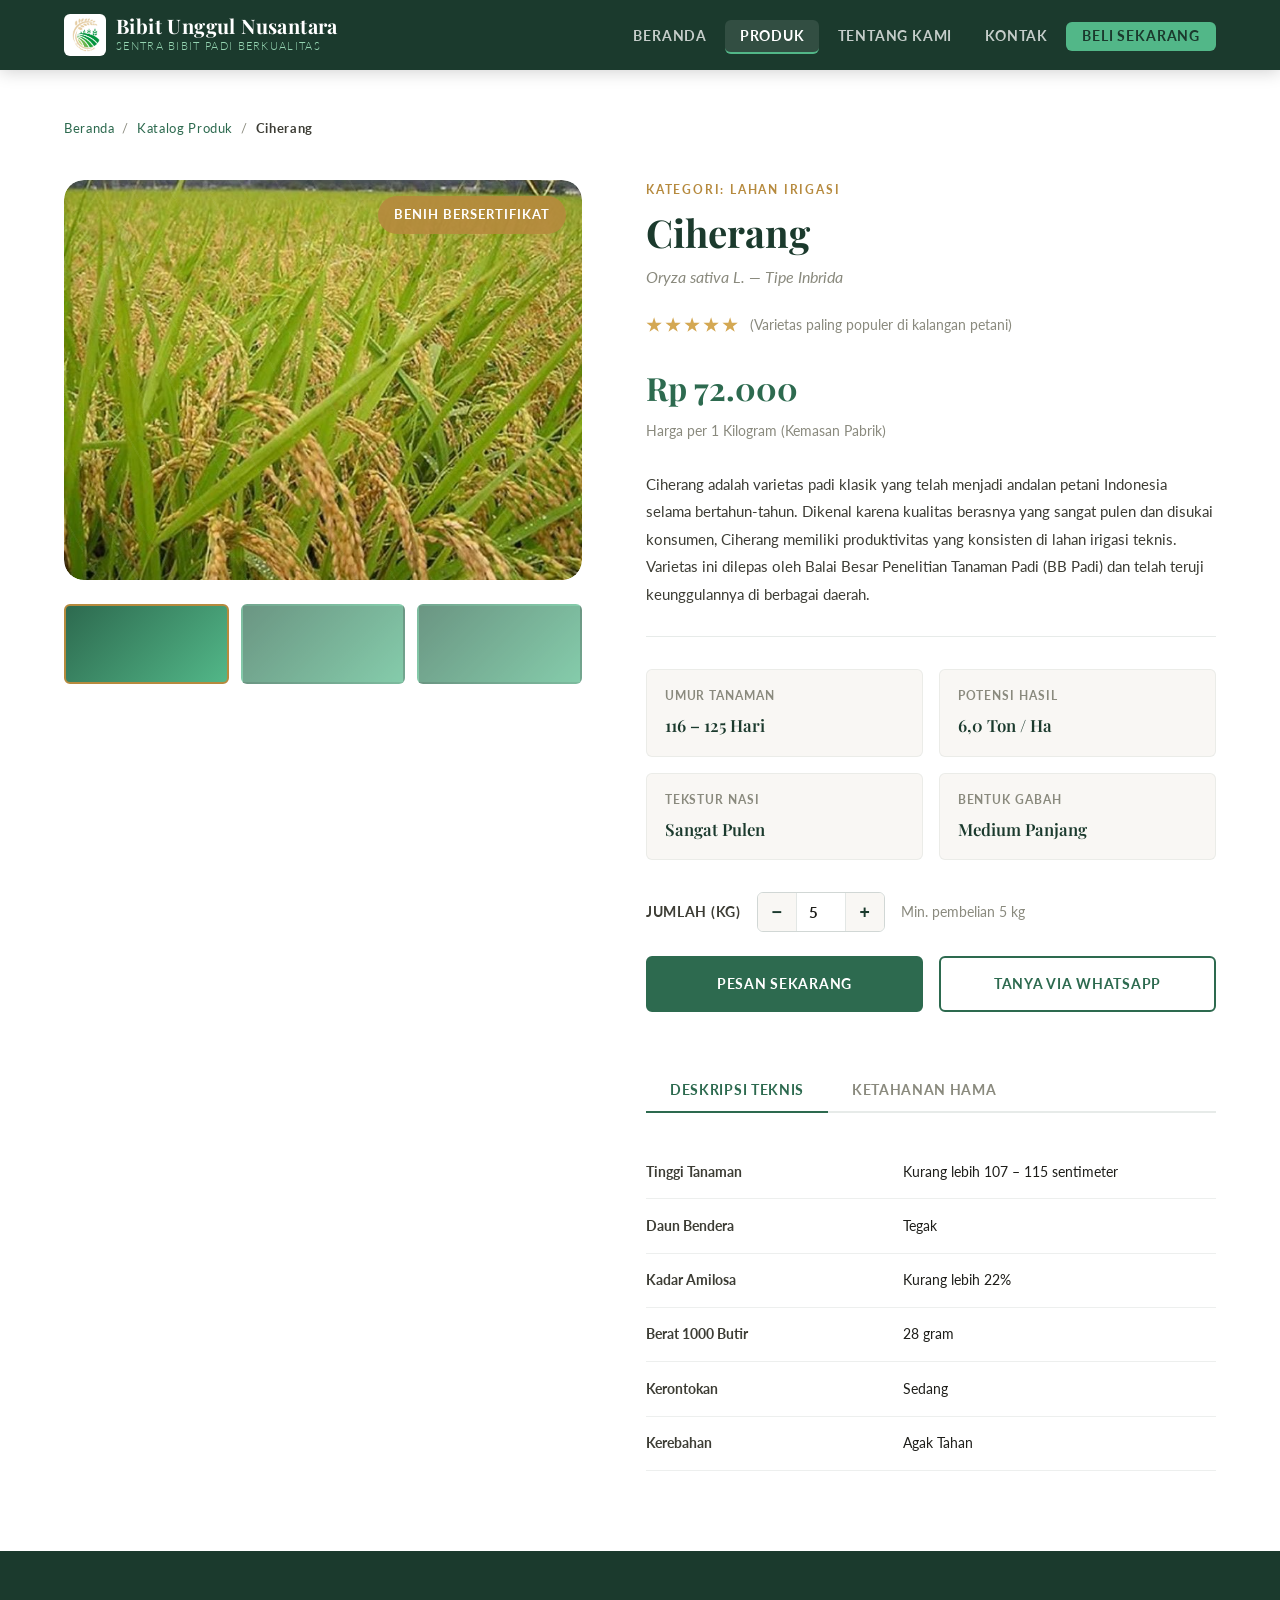
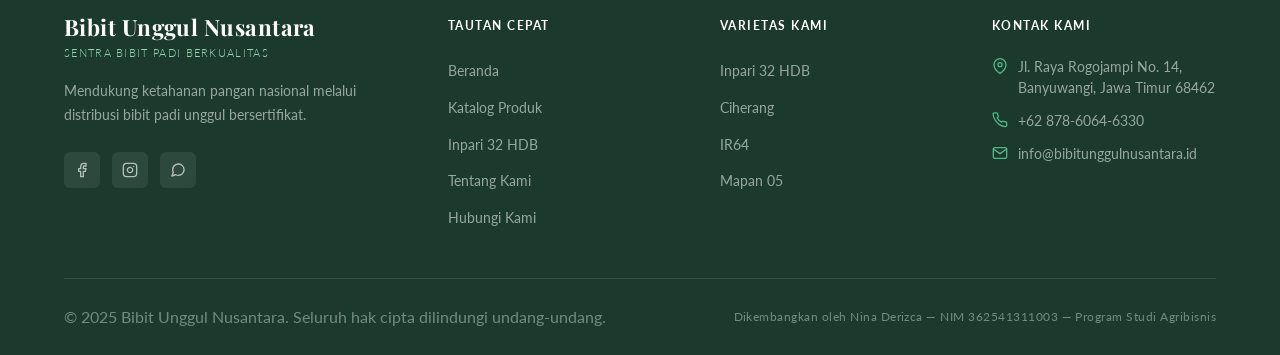
<file: detail-ciherang.html>
<!DOCTYPE html>
<html lang="id">
<head>
    <meta charset="UTF-8">
    <meta name="viewport" content="width=device-width, initial-scale=1.0">
    <title>Detail Ciherang — Bibit Unggul Nusantara</title>
    <meta name="description" content="Informasi lengkap spesifikasi, keunggulan, dan ketahanan varietas padi Ciherang. Beli bibit unggul bersertifikat di Bibit Unggul Nusantara.">
    <link rel="stylesheet" href="style.css">
</head>
<body>
    <nav class="navbar">
        <div class="navbar-dalam">
            <a href="index.html" class="navbar-logo">
                <img src="assets/images/logo.jpg" alt="Logo Bibit Unggul Nusantara" style="height:42px;width:auto;">
                <div class="logo-teks"><span class="logo-nama">Bibit Unggul Nusantara</span><span class="logo-tagline">Sentra Bibit Padi Berkualitas</span></div>
            </a>
            <ul class="navbar-menu">
                <li><a href="index.html">Beranda</a></li>
                <li><a href="product.html" class="aktif">Produk</a></li>
                <li><a href="about.html">Tentang Kami</a></li>
                <li><a href="contact.html">Kontak</a></li>
                <li><a href="product.html" class="navbar-cta">Beli Sekarang</a></li>
            </ul>
            <button class="hamburger" onclick="toggleMenu()" aria-label="Buka Menu"><span></span><span></span><span></span></button>
        </div>
        <div class="mobile-menu" id="mobileMenu">
            <a href="index.html">Beranda</a><a href="product.html">Produk</a><a href="about.html">Tentang Kami</a><a href="contact.html">Kontak</a><a href="product.html">Beli Sekarang</a>
        </div>
    </nav>

    <section class="bagian bagian-putih" style="padding-top:3rem;">
        <div class="kontainer">
            <div class="breadcrumb" style="justify-content:flex-start;margin-bottom:2.5rem;">
                <a href="index.html" style="color:var(--hijau-sedang);">Beranda</a><span class="pemisah" style="color:var(--abu);">/</span>
                <a href="product.html" style="color:var(--hijau-sedang);">Katalog Produk</a><span class="pemisah" style="color:var(--abu);">/</span>
                <span style="color:var(--teks-sedang);font-weight:700;">Ciherang</span>
            </div>
            <div class="detail-grid">
                <div class="detail-visual">
                    <div class="gambar-detail" style="background:transparent;">
                        <img src="assets/images/ciherang.jpg" alt="Bibit Padi Ciherang" style="width:100%;height:100%;object-fit:cover;border-radius:var(--radius-besar);">
                        <div class="lencana-varietas" style="font-size:0.8rem;padding:0.5rem 1rem;position:absolute;top:1rem;right:1rem;z-index:2;">Benih Bersertifikat</div>
                    </div>
                    <div class="thumb-grid"><div class="thumb-item"></div><div class="thumb-item"></div><div class="thumb-item"></div></div>
                </div>
                <div class="detail-info">
                    <div class="label-kecil">Kategori: Lahan Irigasi</div>
                    <h1>Ciherang</h1>
                    <div class="nama-latin">Oryza sativa L. — Tipe Inbrida</div>
                    <div class="rating-area"><div class="bintang-row"><div class="bintang"></div><div class="bintang"></div><div class="bintang"></div><div class="bintang"></div><div class="bintang"></div></div><span class="rating-teks">(Varietas paling populer di kalangan petani)</span></div>
                    <div class="harga-detail">Rp 72.000</div><div class="harga-satuan">Harga per 1 Kilogram (Kemasan Pabrik)</div>
                    <div class="deskripsi-detail">Ciherang adalah varietas padi klasik yang telah menjadi andalan petani Indonesia selama bertahun-tahun. Dikenal karena kualitas berasnya yang sangat pulen dan disukai konsumen, Ciherang memiliki produktivitas yang konsisten di lahan irigasi teknis. Varietas ini dilepas oleh Balai Besar Penelitian Tanaman Padi (BB Padi) dan telah teruji keunggulannya di berbagai daerah.</div>
                    <div class="spesifikasi-grid"><div class="spek-item"><div class="spek-label">Umur Tanaman</div><div class="spek-nilai">116 – 125 Hari</div></div><div class="spek-item"><div class="spek-label">Potensi Hasil</div><div class="spek-nilai">6,0 Ton / Ha</div></div><div class="spek-item"><div class="spek-label">Tekstur Nasi</div><div class="spek-nilai">Sangat Pulen</div></div><div class="spek-item"><div class="spek-label">Bentuk Gabah</div><div class="spek-nilai">Medium Panjang</div></div></div>
                    <div class="kontrol-kuantitas"><label for="qty">Jumlah (Kg)</label><div class="pengatur-qty"><button type="button" onclick="ubahQty(-1)">−</button><input type="number" id="qty" value="5" min="1" readonly><button type="button" onclick="ubahQty(1)">+</button></div><span style="font-size:0.85rem;color:var(--abu);">Min. pembelian 5 kg</span></div>
                    <div class="aksi-detail"><a href="contact.html" class="tombol tombol-primer">Pesan Sekarang</a><a href="https://wa.me/6287860646330" class="tombol tombol-sekunder" target="_blank">Tanya via WhatsApp</a></div>
                    <div style="margin-top:3.5rem;">
                        <div class="tab-nav"><button class="tab-btn aktif" onclick="bukaTab(event,'tab-deskripsi')">Deskripsi Teknis</button><button class="tab-btn" onclick="bukaTab(event,'tab-ketahanan')">Ketahanan Hama</button></div>
                        <div id="tab-deskripsi" class="tab-konten aktif">
                            <table class="tabel-spek"><tbody><tr><td>Tinggi Tanaman</td><td>Kurang lebih 107 – 115 sentimeter</td></tr><tr><td>Daun Bendera</td><td>Tegak</td></tr><tr><td>Kadar Amilosa</td><td>Kurang lebih 22%</td></tr><tr><td>Berat 1000 Butir</td><td>28 gram</td></tr><tr><td>Kerontokan</td><td>Sedang</td></tr><tr><td>Kerebahan</td><td>Agak Tahan</td></tr></tbody></table>
                        </div>
                        <div id="tab-ketahanan" class="tab-konten">
                            <p style="font-size:0.9rem;color:var(--teks-sedang);">Ciherang memiliki ketahanan yang cukup baik terhadap beberapa organisme pengganggu tanaman (OPT) utama.</p>
                            <div class="daftar-ketahanan"><div class="item-ketahanan"><div class="ketahanan-nama">Wereng Batang Cokelat</div><div class="ketahanan-tingkat">Tahan biotipe 2 dan 3</div></div><div class="item-ketahanan agak-tahan"><div class="ketahanan-nama">Hawar Daun Bakteri</div><div class="ketahanan-tingkat">Agak tahan strain III</div></div><div class="item-ketahanan sedang"><div class="ketahanan-nama">Penyakit Tungro</div><div class="ketahanan-tingkat">Agak rentan</div></div><div class="item-ketahanan"><div class="ketahanan-nama">Penyakit Blast</div><div class="ketahanan-tingkat">Tahan ras 033</div></div></div>
                        </div>
                    </div>
                </div>
            </div>
        </div>
    </section>

    <footer class="footer">
        <div class="kontainer">
            <div class="footer-grid">
                <div class="footer-brand"><div class="logo-nama">Bibit Unggul Nusantara</div><div class="logo-tagline" style="margin-bottom:1rem;">Sentra Bibit Padi Berkualitas</div><p>Mendukung ketahanan pangan nasional melalui distribusi bibit padi unggul bersertifikat.</p><div class="sosial-links"><a href="#" class="sosial-btn" aria-label="Facebook"><svg viewBox="0 0 24 24"><path d="M18 2h-3a5 5 0 00-5 5v3H7v4h3v8h4v-8h3l1-4h-4V7a1 1 0 011-1h3z"/></svg></a><a href="#" class="sosial-btn" aria-label="Instagram"><svg viewBox="0 0 24 24"><rect x="2" y="2" width="20" height="20" rx="5" ry="5"/><path d="M16 11.37A4 4 0 1112.63 8 4 4 0 0116 11.37z"/><line x1="17.5" y1="6.5" x2="17.51" y2="6.5"/></svg></a><a href="#" class="sosial-btn" aria-label="WhatsApp"><svg viewBox="0 0 24 24"><path d="M21 11.5a8.38 8.38 0 01-.9 3.8 8.5 8.5 0 01-7.6 4.7 8.38 8.38 0 01-3.8-.9L3 21l1.9-5.7a8.38 8.38 0 01-.9-3.8 8.5 8.5 0 014.7-7.6 8.38 8.38 0 013.8-.9h.5a8.48 8.48 0 018 8v.5z"/></svg></a></div></div>
                <div><div class="footer-judul">Tautan Cepat</div><ul class="footer-link-list"><li><a href="index.html">Beranda</a></li><li><a href="product.html">Katalog Produk</a></li><li><a href="detail-inpari.html">Inpari 32 HDB</a></li><li><a href="about.html">Tentang Kami</a></li><li><a href="contact.html">Hubungi Kami</a></li></ul></div>
                <div><div class="footer-judul">Varietas Kami</div><ul class="footer-link-list"><li><a href="detail-inpari.html">Inpari 32 HDB</a></li><li><a href="detail-ciherang.html">Ciherang</a></li><li><a href="detail-ir64.html">IR64</a></li><li><a href="detail-mapan05.html">Mapan 05</a></li></ul></div>
                <div><div class="footer-judul">Kontak Kami</div><div class="footer-kontak-item"><svg viewBox="0 0 24 24"><path d="M21 10c0 7-9 13-9 13s-9-6-9-13a9 9 0 0118 0z"/><circle cx="12" cy="10" r="3"/></svg>Jl. Raya Rogojampi No. 14, Banyuwangi, Jawa Timur 68462</div><div class="footer-kontak-item"><svg viewBox="0 0 24 24"><path d="M22 16.92v3a2 2 0 01-2.18 2 19.79 19.79 0 01-8.63-3.07A19.5 19.5 0 014.69 12a19.79 19.79 0 01-3.07-8.67A2 2 0 013.6 1.28h3a2 2 0 012 1.72c.127.96.361 1.903.7 2.81a2 2 0 01-.45 2.11L7.91 9a16 16 0 006.29 6.29l.61-.91a2 2 0 012.11-.45c.907.339 1.85.573 2.81.7A2 2 0 0122 16.92z"/></svg>+62 878-6064-6330</div><div class="footer-kontak-item"><svg viewBox="0 0 24 24"><path d="M4 4h16c1.1 0 2 .9 2 2v12c0 1.1-.9 2-2 2H4c-1.1 0-2-.9-2-2V6c0-1.1.9-2 2-2z"/><polyline points="22,6 12,13 2,6"/></svg>info@bibitunggulnusantara.id</div></div>
            </div>
            <div class="footer-bawah"><p>&copy; 2025 Bibit Unggul Nusantara. Seluruh hak cipta dilindungi undang-undang.</p><p class="footer-nim">Dikembangkan oleh Nina Derizca — NIM 362541311003 — Program Studi Agribisnis</p></div>
        </div>
    </footer>

    <script>function toggleMenu(){document.getElementById('mobileMenu').classList.toggle('terbuka');}function ubahQty(nilai){var input=document.getElementById('qty');var nilaiSekarang=parseInt(input.value);if(nilaiSekarang+nilai>=1){input.value=nilaiSekarang+nilai;}}function bukaTab(evt,namaTab){var i,tabKonten=document.getElementsByClassName("tab-konten"),tabBtn=document.getElementsByClassName("tab-btn");for(i=0;i<tabKonten.length;i++)tabKonten[i].style.display="none";for(i=0;i<tabBtn.length;i++)tabBtn[i].className=tabBtn[i].className.replace(" aktif","");document.getElementById(namaTab).style.display="block";evt.currentTarget.className+=" aktif";}</script>
</body>
</html>
</file>
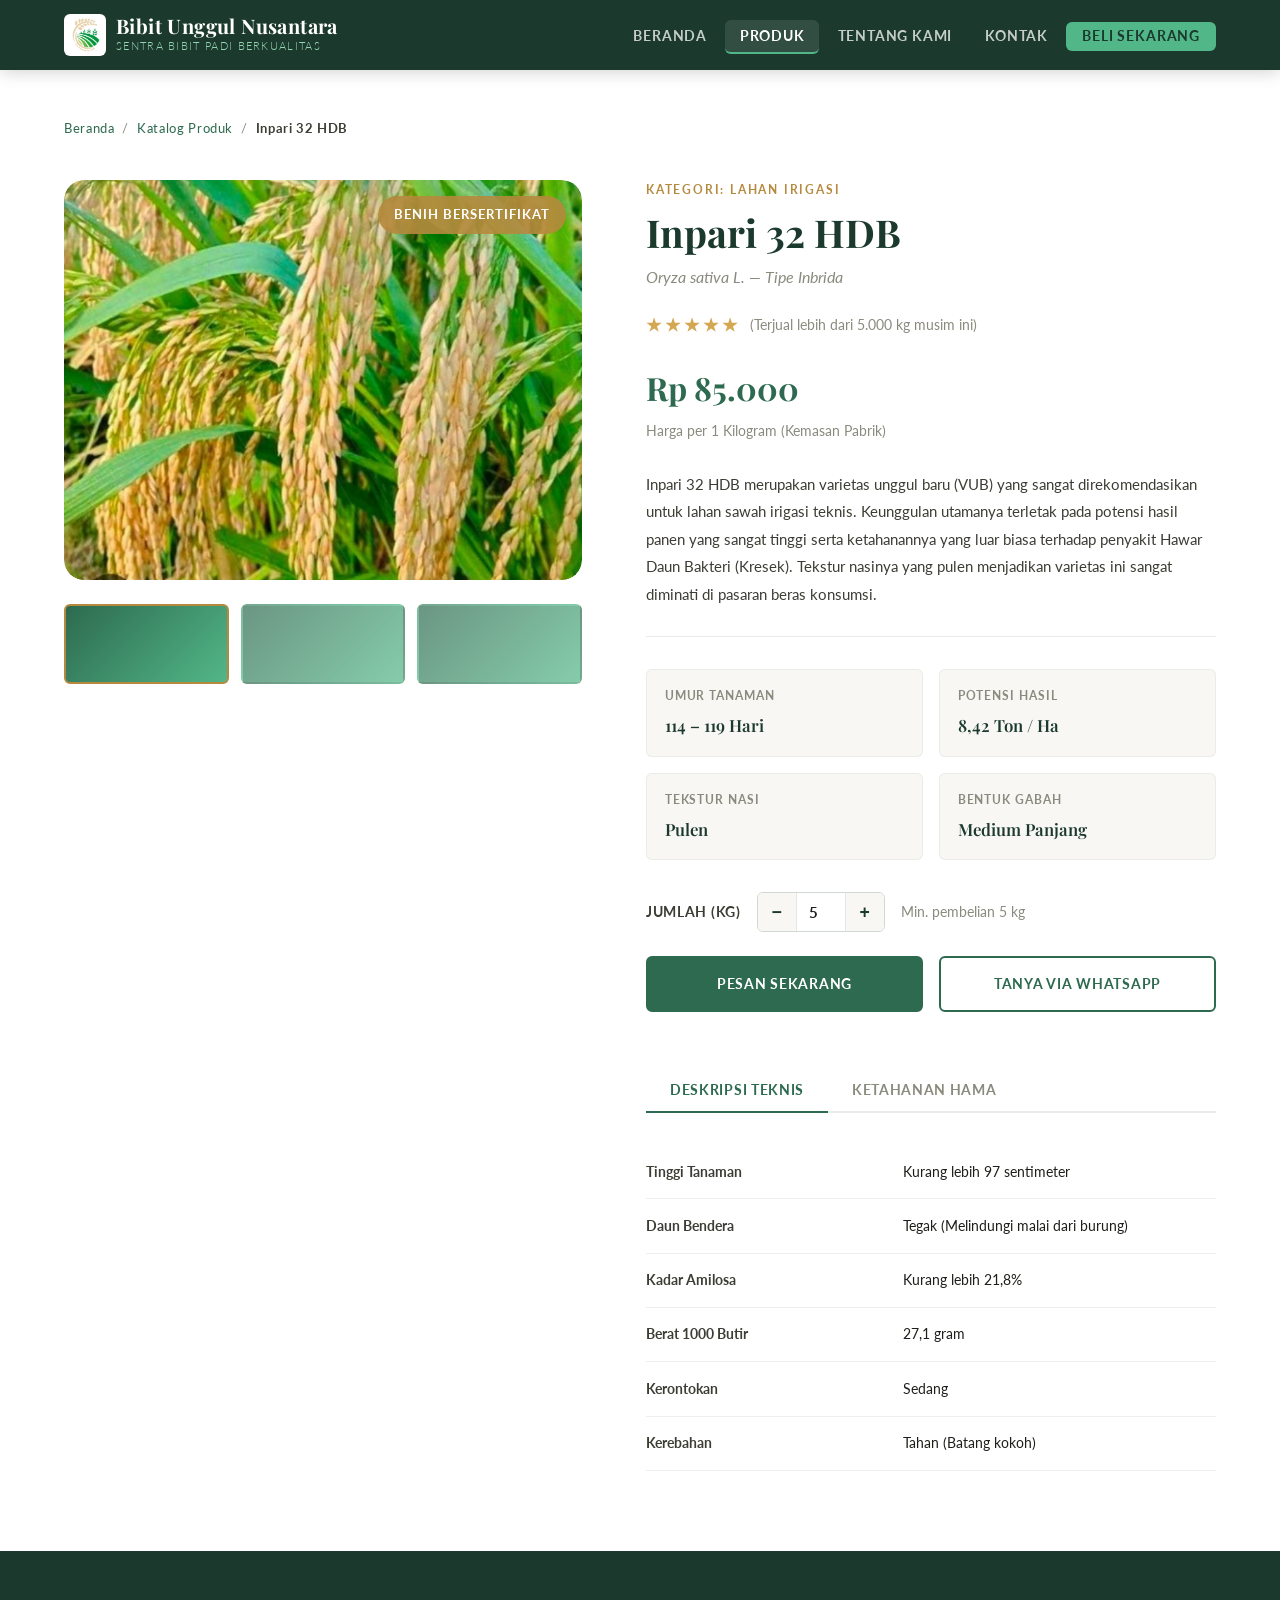
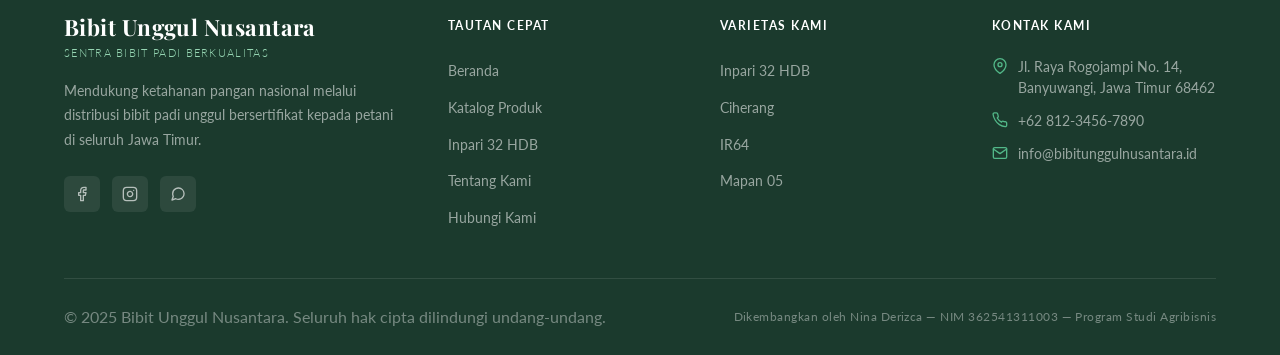
<file: detail-inpari.html>
<!DOCTYPE html>
<html lang="id">
<head>
  <meta charset="UTF-8" />
  <meta name="viewport" content="width=device-width, initial-scale=1.0" />
  <title>Detail Inpari 32 HDB &mdash; Bibit Unggul Nusantara</title>
  <meta name="description" content="Informasi lengkap spesifikasi, keunggulan, dan ketahanan varietas padi Inpari 32 HDB. Beli bibit unggul bersertifikat di Bibit Unggul Nusantara." />
  <link rel="stylesheet" href="style.css" />
</head>
<body>

  <nav class="navbar">
    <div class="navbar-dalam">
      <a href="index.html" class="navbar-logo">
        <img src="assets/images/logo.jpg" alt="Logo Bibit Unggul Nusantara" style="height: 42px; width: auto;">
        <div class="logo-teks">
          <span class="logo-nama">Bibit Unggul Nusantara</span>
          <span class="logo-tagline">Sentra Bibit Padi Berkualitas</span>
        </div>
      </a>
      <ul class="navbar-menu">
        <li><a href="index.html">Beranda</a></li>
        <li><a href="product.html" class="aktif">Produk</a></li>
        <li><a href="about.html">Tentang Kami</a></li>
        <li><a href="contact.html">Kontak</a></li>
        <li><a href="product.html" class="navbar-cta">Beli Sekarang</a></li>
      </ul>
      <button class="hamburger" onclick="toggleMenu()" aria-label="Buka Menu">
        <span></span><span></span><span></span>
      </button>
    </div>
    <div class="mobile-menu" id="mobileMenu">
      <a href="index.html">Beranda</a>
      <a href="product.html">Produk</a>
      <a href="about.html">Tentang Kami</a>
      <a href="contact.html">Kontak</a>
      <a href="product.html">Beli Sekarang</a>
    </div>
  </nav>

  <section class="bagian bagian-putih" style="padding-top: 3rem;">
    <div class="kontainer">
      
      <div class="breadcrumb" style="justify-content: flex-start; margin-bottom: 2.5rem;">
        <a href="index.html" style="color: var(--hijau-sedang);">Beranda</a>
        <span class="pemisah" style="color: var(--abu);">/</span>
        <a href="product.html" style="color: var(--hijau-sedang);">Katalog Produk</a>
        <span class="pemisah" style="color: var(--abu);">/</span>
        <span style="color: var(--teks-sedang); font-weight: 700;">Inpari 32 HDB</span>
      </div>

      <div class="detail-grid">
        
        <div class="detail-visual">
          <div class="gambar-detail" style="background: transparent;">
            <img src="assets/images/inpari32.jpg" alt="Bibit Padi Inpari 32 HDB" style="width: 100%; height: 100%; object-fit: cover; border-radius: var(--radius-besar);" />
            <div class="lencana-varietas" style="font-size: 0.8rem; padding: 0.5rem 1rem; position: absolute; top: 1rem; right: 1rem; z-index: 2;">Benih Bersertifikat</div>
            </div>
          <div class="thumb-grid">
            <div class="thumb-item"></div>
            <div class="thumb-item"></div>
            <div class="thumb-item"></div>
          </div>
        </div>

        <div class="detail-info">
          <div class="label-kecil">Kategori: Lahan Irigasi</div>
          <h1>Inpari 32 HDB</h1>
          <div class="nama-latin">Oryza sativa L. &mdash; Tipe Inbrida</div>
          
          <div class="rating-area">
            <div class="bintang-row">
              <div class="bintang"></div>
              <div class="bintang"></div>
              <div class="bintang"></div>
              <div class="bintang"></div>
              <div class="bintang"></div>
            </div>
            <span class="rating-teks">(Terjual lebih dari 5.000 kg musim ini)</span>
          </div>

          <div class="harga-detail">Rp 85.000</div>
          <div class="harga-satuan">Harga per 1 Kilogram (Kemasan Pabrik)</div>

          <div class="deskripsi-detail">
            Inpari 32 HDB merupakan varietas unggul baru (VUB) yang sangat direkomendasikan untuk lahan sawah irigasi teknis. Keunggulan utamanya terletak pada potensi hasil panen yang sangat tinggi serta ketahanannya yang luar biasa terhadap penyakit Hawar Daun Bakteri (Kresek). Tekstur nasinya yang pulen menjadikan varietas ini sangat diminati di pasaran beras konsumsi.
          </div>

          <div class="spesifikasi-grid">
            <div class="spek-item">
              <div class="spek-label">Umur Tanaman</div>
              <div class="spek-nilai">114 &ndash; 119 Hari</div>
            </div>
            <div class="spek-item">
              <div class="spek-label">Potensi Hasil</div>
              <div class="spek-nilai">8,42 Ton / Ha</div>
            </div>
            <div class="spek-item">
              <div class="spek-label">Tekstur Nasi</div>
              <div class="spek-nilai">Pulen</div>
            </div>
            <div class="spek-item">
              <div class="spek-label">Bentuk Gabah</div>
              <div class="spek-nilai">Medium Panjang</div>
            </div>
          </div>

          <div class="kontrol-kuantitas">
            <label for="qty">Jumlah (Kg)</label>
            <div class="pengatur-qty">
              <button type="button" onclick="ubahQty(-1)">&minus;</button>
              <input type="number" id="qty" value="5" min="1" readonly />
              <button type="button" onclick="ubahQty(1)">&plus;</button>
            </div>
            <span style="font-size: 0.85rem; color: var(--abu);">Min. pembelian 5 kg</span>
          </div>

          <div class="aksi-detail">
            <a href="contact.html" class="tombol tombol-primer">Pesan Sekarang</a>
            <a href="https://wa.me/6281234567890" class="tombol tombol-sekunder" target="_blank">Tanya via WhatsApp</a>
          </div>

          <div style="margin-top: 3.5rem;">
            <div class="tab-nav">
              <button class="tab-btn aktif" onclick="bukaTab(event, 'tab-deskripsi')">Deskripsi Teknis</button>
              <button class="tab-btn" onclick="bukaTab(event, 'tab-ketahanan')">Ketahanan Hama</button>
            </div>

            <div id="tab-deskripsi" class="tab-konten aktif">
              <table class="tabel-spek">
                <tbody>
                  <tr>
                    <td>Tinggi Tanaman</td>
                    <td>Kurang lebih 97 sentimeter</td>
                  </tr>
                  <tr>
                    <td>Daun Bendera</td>
                    <td>Tegak (Melindungi malai dari burung)</td>
                  </tr>
                  <tr>
                    <td>Kadar Amilosa</td>
                    <td>Kurang lebih 21,8%</td>
                  </tr>
                  <tr>
                    <td>Berat 1000 Butir</td>
                    <td>27,1 gram</td>
                  </tr>
                  <tr>
                    <td>Kerontokan</td>
                    <td>Sedang</td>
                  </tr>
                  <tr>
                    <td>Kerebahan</td>
                    <td>Tahan (Batang kokoh)</td>
                  </tr>
                </tbody>
              </table>
            </div>

            <div id="tab-ketahanan" class="tab-konten">
              <p style="font-size: 0.9rem; color: var(--teks-sedang);">Varietas Inpari 32 HDB dibiakkan secara khusus untuk menghadapi tantangan organisme pengganggu tanaman (OPT) utama di ekosistem persawahan Indonesia.</p>
              <div class="daftar-ketahanan">
                <div class="item-ketahanan">
                  <div class="ketahanan-nama">Hawar Daun Bakteri (HDB)</div>
                  <div class="ketahanan-tingkat">Tahan terhadap strain III</div>
                </div>
                <div class="item-ketahanan">
                  <div class="ketahanan-nama">Wereng Batang Cokelat</div>
                  <div class="ketahanan-tingkat">Tahan biotipe 1 dan 2</div>
                </div>
                <div class="item-ketahanan agak-tahan">
                  <div class="ketahanan-nama">Wereng Batang Cokelat</div>
                  <div class="ketahanan-tingkat">Agak rentan biotipe 3</div>
                </div>
                <div class="item-ketahanan sedang">
                  <div class="ketahanan-nama">Penyakit Tungro</div>
                  <div class="ketahanan-tingkat">Rentan virus ras 073</div>
                </div>
              </div>
            </div>

          </div>
        </div>
      </div>
    </div>
  </section>

  <footer class="footer">
    <div class="kontainer">
      <div class="footer-grid">
        <div class="footer-brand">
          <div class="logo-nama">Bibit Unggul Nusantara</div>
          <div class="logo-tagline" style="margin-bottom: 1rem;">Sentra Bibit Padi Berkualitas</div>
          <p>Mendukung ketahanan pangan nasional melalui distribusi bibit padi unggul bersertifikat kepada petani di seluruh Jawa Timur.</p>
          <div class="sosial-links">
            <a href="#" class="sosial-btn" aria-label="Facebook"><svg viewBox="0 0 24 24"><path d="M18 2h-3a5 5 0 00-5 5v3H7v4h3v8h4v-8h3l1-4h-4V7a1 1 0 011-1h3z"/></svg></a>
            <a href="#" class="sosial-btn" aria-label="Instagram"><svg viewBox="0 0 24 24"><rect x="2" y="2" width="20" height="20" rx="5" ry="5"/><path d="M16 11.37A4 4 0 1112.63 8 4 4 0 0116 11.37z"/><line x1="17.5" y1="6.5" x2="17.51" y2="6.5"/></svg></a>
            <a href="#" class="sosial-btn" aria-label="WhatsApp"><svg viewBox="0 0 24 24"><path d="M21 11.5a8.38 8.38 0 01-.9 3.8 8.5 8.5 0 01-7.6 4.7 8.38 8.38 0 01-3.8-.9L3 21l1.9-5.7a8.38 8.38 0 01-.9-3.8 8.5 8.5 0 014.7-7.6 8.38 8.38 0 013.8-.9h.5a8.48 8.48 0 018 8v.5z"/></svg></a>
          </div>
        </div>
        <div>
          <div class="footer-judul">Tautan Cepat</div>
          <ul class="footer-link-list">
            <li><a href="index.html">Beranda</a></li>
            <li><a href="product.html">Katalog Produk</a></li>
            <li><a href="detail-inpari.html">Inpari 32 HDB</a></li>
            <li><a href="about.html">Tentang Kami</a></li>
            <li><a href="contact.html">Hubungi Kami</a></li>
          </ul>
        </div>
        <div>
          <div class="footer-judul">Varietas Kami</div>
          <ul class="footer-link-list">
            <li><a href="detail-inpari.html">Inpari 32 HDB</a></li>
            <li><a href="product.html">Ciherang</a></li>
            <li><a href="product.html">IR64</a></li>
            <li><a href="product.html">Mapan 05</a></li>
          </ul>
        </div>
        <div>
          <div class="footer-judul">Kontak Kami</div>
          <div class="footer-kontak-item">
            <svg viewBox="0 0 24 24"><path d="M21 10c0 7-9 13-9 13s-9-6-9-13a9 9 0 0118 0z"/><circle cx="12" cy="10" r="3"/></svg>
            Jl. Raya Rogojampi No. 14, Banyuwangi, Jawa Timur 68462
          </div>
          <div class="footer-kontak-item">
            <svg viewBox="0 0 24 24"><path d="M22 16.92v3a2 2 0 01-2.18 2 19.79 19.79 0 01-8.63-3.07A19.5 19.5 0 014.69 12a19.79 19.79 0 01-3.07-8.67A2 2 0 013.6 1.28h3a2 2 0 012 1.72c.127.96.361 1.903.7 2.81a2 2 0 01-.45 2.11L7.91 9a16 16 0 006.29 6.29l.61-.91a2 2 0 012.11-.45c.907.339 1.85.573 2.81.7A2 2 0 0122 16.92z"/></svg>
            +62 812-3456-7890
          </div>
          <div class="footer-kontak-item">
            <svg viewBox="0 0 24 24"><path d="M4 4h16c1.1 0 2 .9 2 2v12c0 1.1-.9 2-2 2H4c-1.1 0-2-.9-2-2V6c0-1.1.9-2 2-2z"/><polyline points="22,6 12,13 2,6"/></svg>
            info@bibitunggulnusantara.id
          </div>
        </div>
      </div>
      <div class="footer-bawah">
        <p>&copy; 2025 Bibit Unggul Nusantara. Seluruh hak cipta dilindungi undang-undang.</p>
        <p class="footer-nim">Dikembangkan oleh Nina Derizca &mdash; NIM 362541311003 &mdash; Program Studi Agribisnis</p>
      </div>
    </div>
  </footer>

  <script>
    // Menu Mudah Alih (Mobile Menu)
    function toggleMenu() {
      document.getElementById('mobileMenu').classList.toggle('terbuka');
    }

    // Fungsi Kuantiti
    function ubahQty(nilai) {
      var input = document.getElementById('qty');
      var nilaiSekarang = parseInt(input.value);
      if (nilaiSekarang + nilai >= 1) {
        input.value = nilaiSekarang + nilai;
      }
    }

    // Fungsi Tab Keterangan
    function bukaTab(evt, namaTab) {
      var i, tabKonten, tabBtn;
      
      tabKonten = document.getElementsByClassName("tab-konten");
      for (i = 0; i < tabKonten.length; i++) {
        tabKonten[i].style.display = "none";
      }
      
      tabBtn = document.getElementsByClassName("tab-btn");
      for (i = 0; i < tabBtn.length; i++) {
        tabBtn[i].className = tabBtn[i].className.replace(" aktif", "");
      }
      
      document.getElementById(namaTab).style.display = "block";
      evt.currentTarget.className += " aktif";
    }
  </script>
</body>
</file>
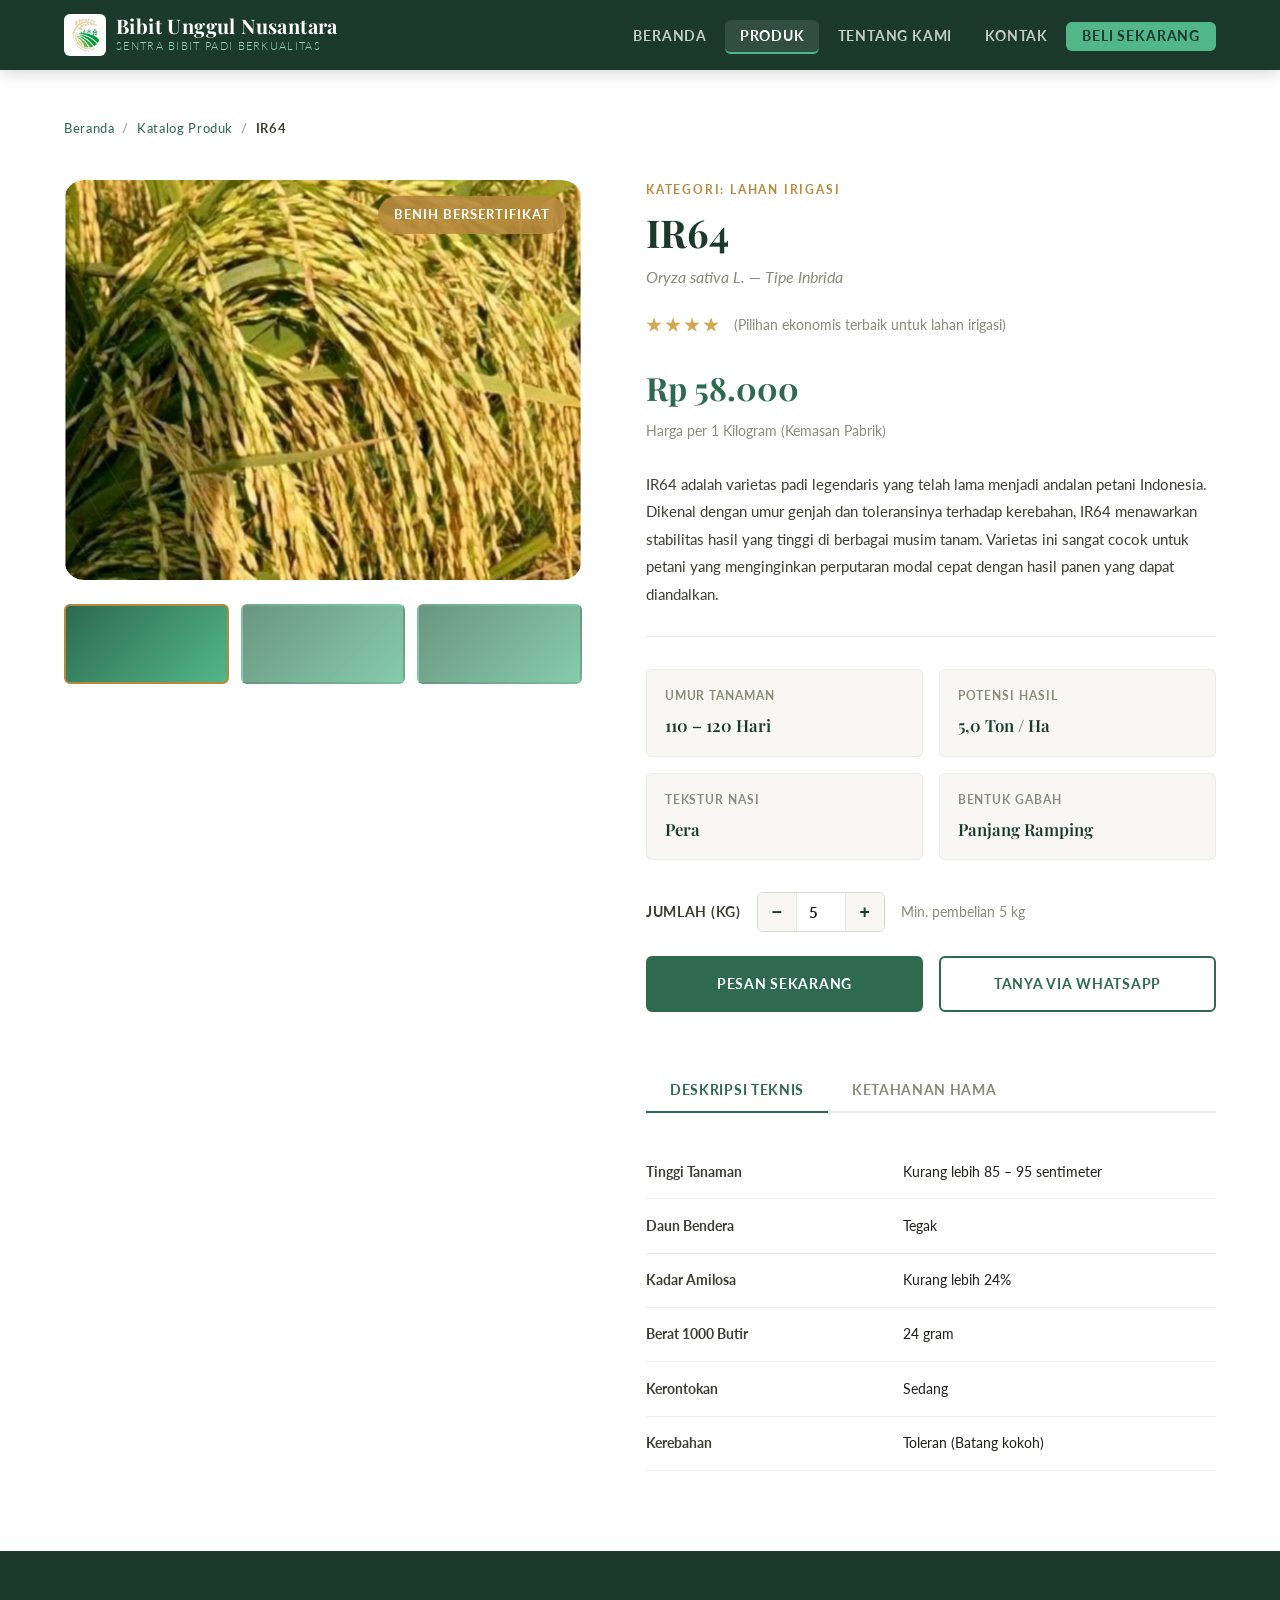
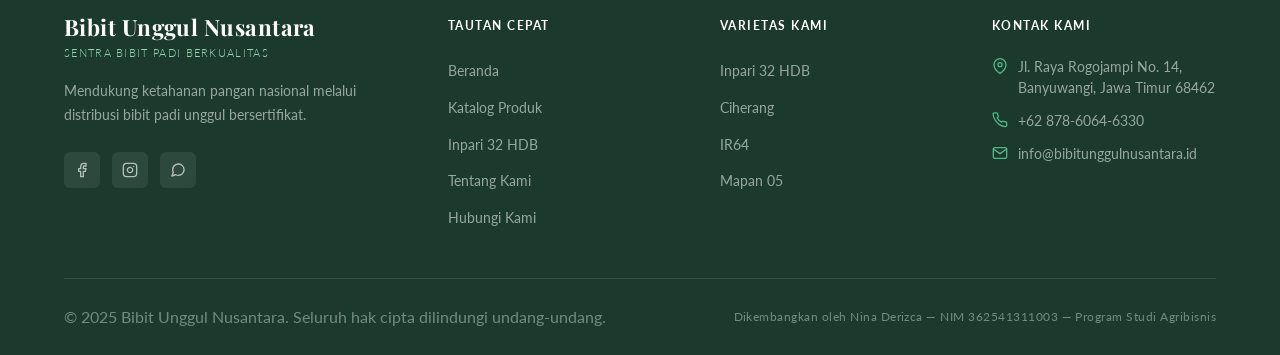
<file: detail-ir64.html>
<!DOCTYPE html>
<html lang="id">
<head>
    <meta charset="UTF-8">
    <meta name="viewport" content="width=device-width, initial-scale=1.0">
    <title>Detail IR64 — Bibit Unggul Nusantara</title>
    <meta name="description" content="Informasi lengkap spesifikasi, keunggulan, dan ketahanan varietas padi IR64. Beli bibit unggul bersertifikat di Bibit Unggul Nusantara.">
    <link rel="stylesheet" href="style.css">
</head>
<body>
    <nav class="navbar">
        <div class="navbar-dalam">
            <a href="index.html" class="navbar-logo">
                <img src="assets/images/logo.jpg" alt="Logo Bibit Unggul Nusantara" style="height:42px;width:auto;">
                <div class="logo-teks"><span class="logo-nama">Bibit Unggul Nusantara</span><span class="logo-tagline">Sentra Bibit Padi Berkualitas</span></div>
            </a>
            <ul class="navbar-menu">
                <li><a href="index.html">Beranda</a></li>
                <li><a href="product.html" class="aktif">Produk</a></li>
                <li><a href="about.html">Tentang Kami</a></li>
                <li><a href="contact.html">Kontak</a></li>
                <li><a href="product.html" class="navbar-cta">Beli Sekarang</a></li>
            </ul>
            <button class="hamburger" onclick="toggleMenu()" aria-label="Buka Menu"><span></span><span></span><span></span></button>
        </div>
        <div class="mobile-menu" id="mobileMenu">
            <a href="index.html">Beranda</a><a href="product.html">Produk</a><a href="about.html">Tentang Kami</a><a href="contact.html">Kontak</a><a href="product.html">Beli Sekarang</a>
        </div>
    </nav>

    <section class="bagian bagian-putih" style="padding-top:3rem;">
        <div class="kontainer">
            <div class="breadcrumb" style="justify-content:flex-start;margin-bottom:2.5rem;">
                <a href="index.html" style="color:var(--hijau-sedang);">Beranda</a><span class="pemisah" style="color:var(--abu);">/</span>
                <a href="product.html" style="color:var(--hijau-sedang);">Katalog Produk</a><span class="pemisah" style="color:var(--abu);">/</span>
                <span style="color:var(--teks-sedang);font-weight:700;">IR64</span>
            </div>
            <div class="detail-grid">
                <div class="detail-visual">
                    <div class="gambar-detail" style="background:transparent;">
                        <img src="assets/images/ir64.jpg" alt="Bibit Padi IR64" style="width:100%;height:100%;object-fit:cover;border-radius:var(--radius-besar);">
                        <div class="lencana-varietas" style="font-size:0.8rem;padding:0.5rem 1rem;position:absolute;top:1rem;right:1rem;z-index:2;">Benih Bersertifikat</div>
                    </div>
                    <div class="thumb-grid"><div class="thumb-item"></div><div class="thumb-item"></div><div class="thumb-item"></div></div>
                </div>
                <div class="detail-info">
                    <div class="label-kecil">Kategori: Lahan Irigasi</div>
                    <h1>IR64</h1>
                    <div class="nama-latin">Oryza sativa L. — Tipe Inbrida</div>
                    <div class="rating-area"><div class="bintang-row"><div class="bintang"></div><div class="bintang"></div><div class="bintang"></div><div class="bintang"></div><div class="bintang-abu"></div></div><span class="rating-teks">(Pilihan ekonomis terbaik untuk lahan irigasi)</span></div>
                    <div class="harga-detail">Rp 58.000</div><div class="harga-satuan">Harga per 1 Kilogram (Kemasan Pabrik)</div>
                    <div class="deskripsi-detail">IR64 adalah varietas padi legendaris yang telah lama menjadi andalan petani Indonesia. Dikenal dengan umur genjah dan toleransinya terhadap kerebahan, IR64 menawarkan stabilitas hasil yang tinggi di berbagai musim tanam. Varietas ini sangat cocok untuk petani yang menginginkan perputaran modal cepat dengan hasil panen yang dapat diandalkan.</div>
                    <div class="spesifikasi-grid"><div class="spek-item"><div class="spek-label">Umur Tanaman</div><div class="spek-nilai">110 – 120 Hari</div></div><div class="spek-item"><div class="spek-label">Potensi Hasil</div><div class="spek-nilai">5,0 Ton / Ha</div></div><div class="spek-item"><div class="spek-label">Tekstur Nasi</div><div class="spek-nilai">Pera</div></div><div class="spek-item"><div class="spek-label">Bentuk Gabah</div><div class="spek-nilai">Panjang Ramping</div></div></div>
                    <div class="kontrol-kuantitas"><label for="qty">Jumlah (Kg)</label><div class="pengatur-qty"><button type="button" onclick="ubahQty(-1)">−</button><input type="number" id="qty" value="5" min="1" readonly><button type="button" onclick="ubahQty(1)">+</button></div><span style="font-size:0.85rem;color:var(--abu);">Min. pembelian 5 kg</span></div>
                    <div class="aksi-detail"><a href="contact.html" class="tombol tombol-primer">Pesan Sekarang</a><a href="https://wa.me/6287860646330" class="tombol tombol-sekunder" target="_blank">Tanya via WhatsApp</a></div>
                    <div style="margin-top:3.5rem;">
                        <div class="tab-nav"><button class="tab-btn aktif" onclick="bukaTab(event,'tab-deskripsi')">Deskripsi Teknis</button><button class="tab-btn" onclick="bukaTab(event,'tab-ketahanan')">Ketahanan Hama</button></div>
                        <div id="tab-deskripsi" class="tab-konten aktif">
                            <table class="tabel-spek"><tbody><tr><td>Tinggi Tanaman</td><td>Kurang lebih 85 – 95 sentimeter</td></tr><tr><td>Daun Bendera</td><td>Tegak</td></tr><tr><td>Kadar Amilosa</td><td>Kurang lebih 24%</td></tr><tr><td>Berat 1000 Butir</td><td>24 gram</td></tr><tr><td>Kerontokan</td><td>Sedang</td></tr><tr><td>Kerebahan</td><td>Toleran (Batang kokoh)</td></tr></tbody></table>
                        </div>
                        <div id="tab-ketahanan" class="tab-konten">
                            <p style="font-size:0.9rem;color:var(--teks-sedang);">IR64 memiliki karakteristik ketahanan yang seimbang untuk berbagai kondisi pertanaman.</p>
                            <div class="daftar-ketahanan"><div class="item-ketahanan"><div class="ketahanan-nama">Kerebahan</div><div class="ketahanan-tingkat">Toleran</div></div><div class="item-ketahanan agak-tahan"><div class="ketahanan-nama">Wereng Batang Cokelat</div><div class="ketahanan-tingkat">Agak tahan biotipe 1</div></div><div class="item-ketahanan sedang"><div class="ketahanan-nama">Hawar Daun Bakteri</div><div class="ketahanan-tingkat">Rentan strain IV</div></div><div class="item-ketahanan"><div class="ketahanan-nama">Penyakit Blast</div><div class="ketahanan-tingkat">Agak tahan</div></div></div>
                        </div>
                    </div>
                </div>
            </div>
        </div>
    </section>

    <footer class="footer">
        <div class="kontainer">
            <div class="footer-grid">
                <div class="footer-brand"><div class="logo-nama">Bibit Unggul Nusantara</div><div class="logo-tagline" style="margin-bottom:1rem;">Sentra Bibit Padi Berkualitas</div><p>Mendukung ketahanan pangan nasional melalui distribusi bibit padi unggul bersertifikat.</p><div class="sosial-links"><a href="#" class="sosial-btn" aria-label="Facebook"><svg viewBox="0 0 24 24"><path d="M18 2h-3a5 5 0 00-5 5v3H7v4h3v8h4v-8h3l1-4h-4V7a1 1 0 011-1h3z"/></svg></a><a href="#" class="sosial-btn" aria-label="Instagram"><svg viewBox="0 0 24 24"><rect x="2" y="2" width="20" height="20" rx="5" ry="5"/><path d="M16 11.37A4 4 0 1112.63 8 4 4 0 0116 11.37z"/><line x1="17.5" y1="6.5" x2="17.51" y2="6.5"/></svg></a><a href="#" class="sosial-btn" aria-label="WhatsApp"><svg viewBox="0 0 24 24"><path d="M21 11.5a8.38 8.38 0 01-.9 3.8 8.5 8.5 0 01-7.6 4.7 8.38 8.38 0 01-3.8-.9L3 21l1.9-5.7a8.38 8.38 0 01-.9-3.8 8.5 8.5 0 014.7-7.6 8.38 8.38 0 013.8-.9h.5a8.48 8.48 0 018 8v.5z"/></svg></a></div></div>
                <div><div class="footer-judul">Tautan Cepat</div><ul class="footer-link-list"><li><a href="index.html">Beranda</a></li><li><a href="product.html">Katalog Produk</a></li><li><a href="detail-inpari.html">Inpari 32 HDB</a></li><li><a href="about.html">Tentang Kami</a></li><li><a href="contact.html">Hubungi Kami</a></li></ul></div>
                <div><div class="footer-judul">Varietas Kami</div><ul class="footer-link-list"><li><a href="detail-inpari.html">Inpari 32 HDB</a></li><li><a href="detail-ciherang.html">Ciherang</a></li><li><a href="detail-ir64.html">IR64</a></li><li><a href="detail-mapan05.html">Mapan 05</a></li></ul></div>
                <div><div class="footer-judul">Kontak Kami</div><div class="footer-kontak-item"><svg viewBox="0 0 24 24"><path d="M21 10c0 7-9 13-9 13s-9-6-9-13a9 9 0 0118 0z"/><circle cx="12" cy="10" r="3"/></svg>Jl. Raya Rogojampi No. 14, Banyuwangi, Jawa Timur 68462</div><div class="footer-kontak-item"><svg viewBox="0 0 24 24"><path d="M22 16.92v3a2 2 0 01-2.18 2 19.79 19.79 0 01-8.63-3.07A19.5 19.5 0 014.69 12a19.79 19.79 0 01-3.07-8.67A2 2 0 013.6 1.28h3a2 2 0 012 1.72c.127.96.361 1.903.7 2.81a2 2 0 01-.45 2.11L7.91 9a16 16 0 006.29 6.29l.61-.91a2 2 0 012.11-.45c.907.339 1.85.573 2.81.7A2 2 0 0122 16.92z"/></svg>+62 878-6064-6330</div><div class="footer-kontak-item"><svg viewBox="0 0 24 24"><path d="M4 4h16c1.1 0 2 .9 2 2v12c0 1.1-.9 2-2 2H4c-1.1 0-2-.9-2-2V6c0-1.1.9-2 2-2z"/><polyline points="22,6 12,13 2,6"/></svg>info@bibitunggulnusantara.id</div></div>
            </div>
            <div class="footer-bawah"><p>&copy; 2025 Bibit Unggul Nusantara. Seluruh hak cipta dilindungi undang-undang.</p><p class="footer-nim">Dikembangkan oleh Nina Derizca — NIM 362541311003 — Program Studi Agribisnis</p></div>
        </div>
    </footer>

    <script>function toggleMenu(){document.getElementById('mobileMenu').classList.toggle('terbuka');}function ubahQty(nilai){var input=document.getElementById('qty');var nilaiSekarang=parseInt(input.value);if(nilaiSekarang+nilai>=1){input.value=nilaiSekarang+nilai;}}function bukaTab(evt,namaTab){var i,tabKonten=document.getElementsByClassName("tab-konten"),tabBtn=document.getElementsByClassName("tab-btn");for(i=0;i<tabKonten.length;i++)tabKonten[i].style.display="none";for(i=0;i<tabBtn.length;i++)tabBtn[i].className=tabBtn[i].className.replace(" aktif","");document.getElementById(namaTab).style.display="block";evt.currentTarget.className+=" aktif";}</script>
</body>
</html>
</file>
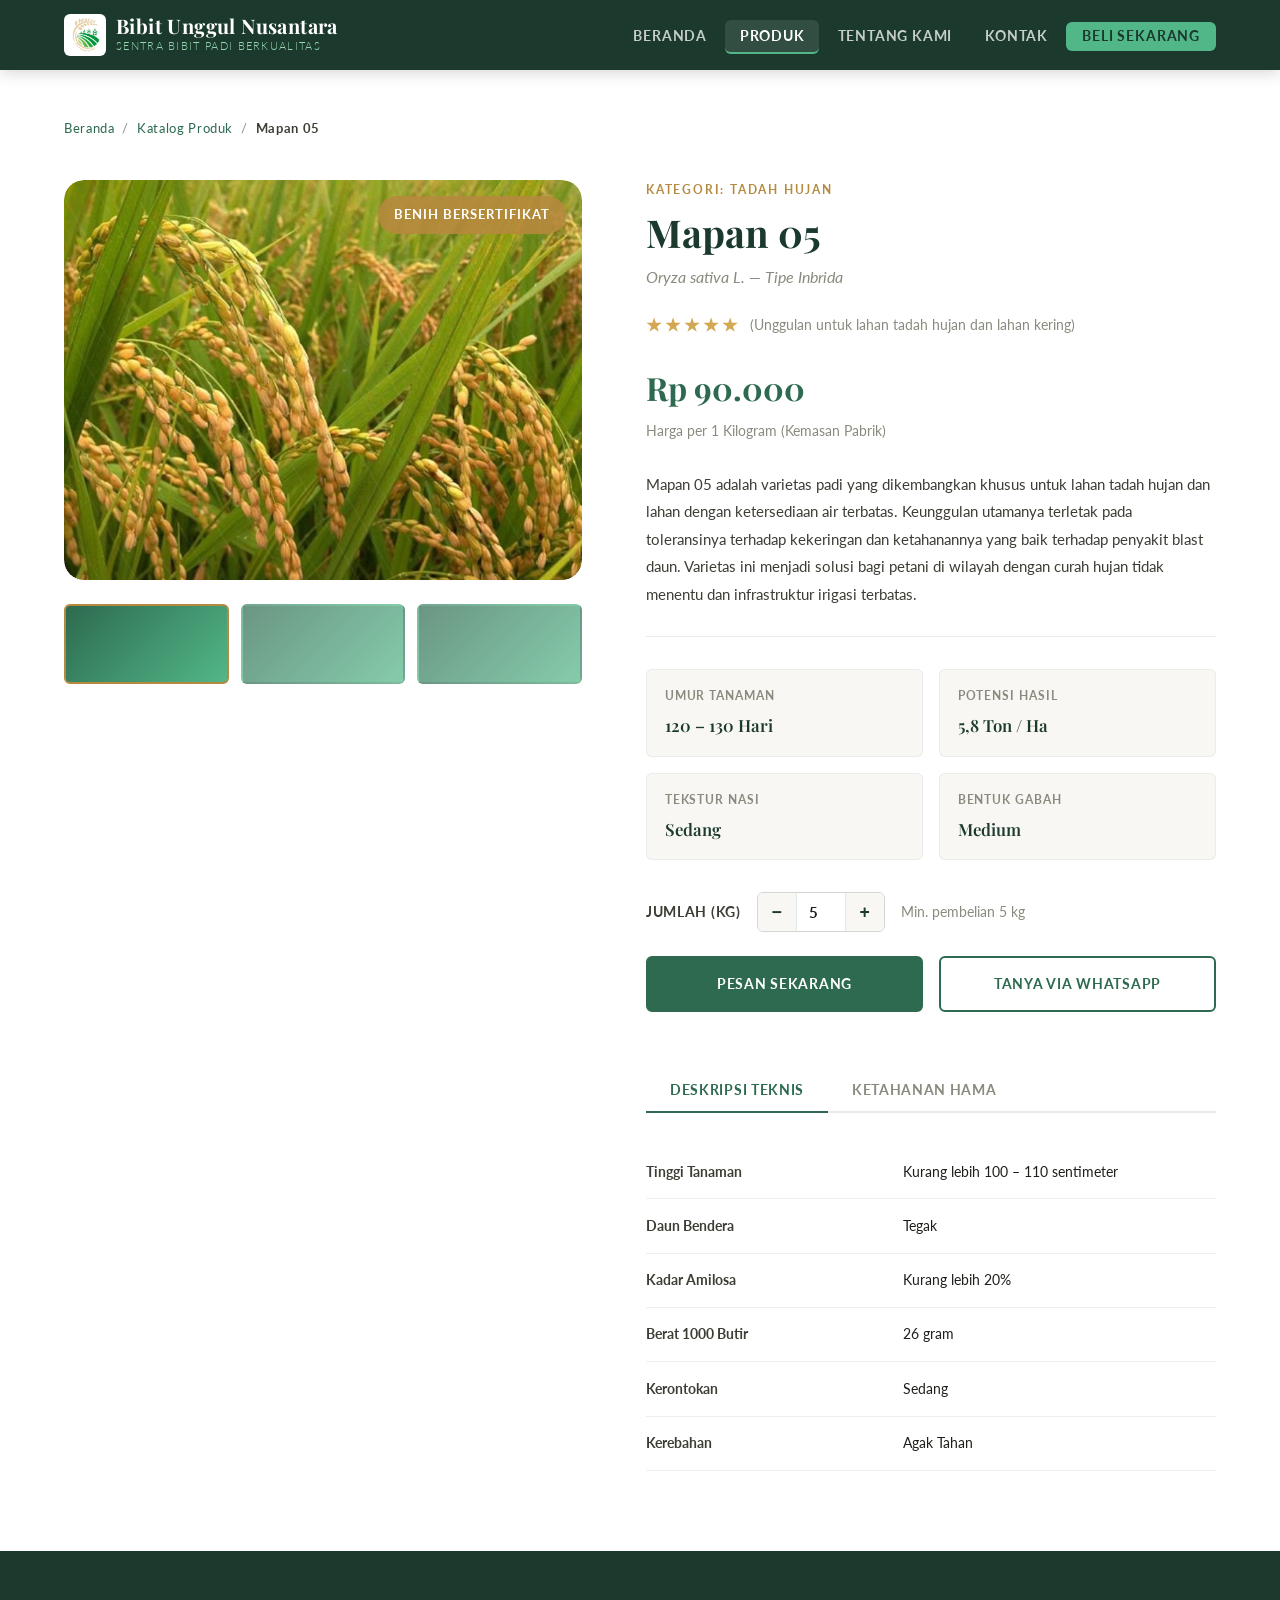
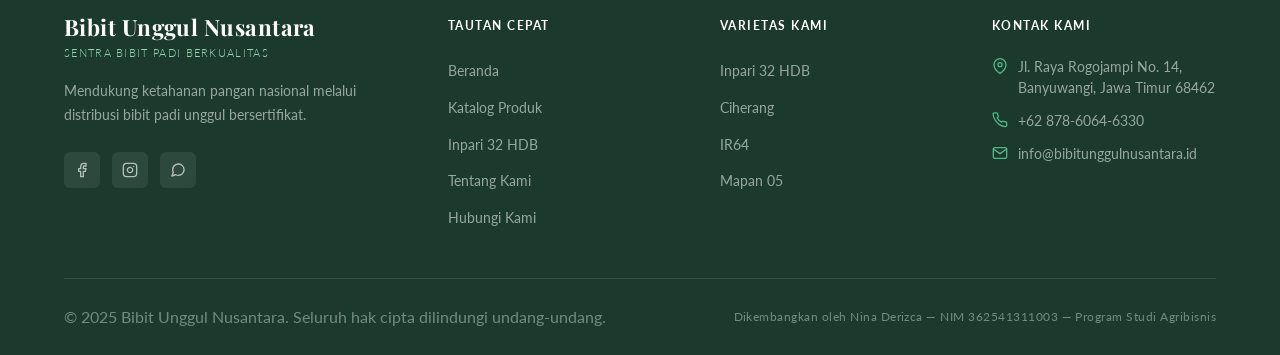
<file: detail-mapan05.html>
<!DOCTYPE html>
<html lang="id">
<head>
    <meta charset="UTF-8">
    <meta name="viewport" content="width=device-width, initial-scale=1.0">
    <title>Detail Mapan 05 — Bibit Unggul Nusantara</title>
    <meta name="description" content="Informasi lengkap spesifikasi, keunggulan, dan ketahanan varietas padi Mapan 05. Beli bibit unggul bersertifikat di Bibit Unggul Nusantara.">
    <link rel="stylesheet" href="style.css">
</head>
<body>
    <nav class="navbar">
        <div class="navbar-dalam">
            <a href="index.html" class="navbar-logo">
                <img src="assets/images/logo.jpg" alt="Logo Bibit Unggul Nusantara" style="height:42px;width:auto;">
                <div class="logo-teks"><span class="logo-nama">Bibit Unggul Nusantara</span><span class="logo-tagline">Sentra Bibit Padi Berkualitas</span></div>
            </a>
            <ul class="navbar-menu">
                <li><a href="index.html">Beranda</a></li>
                <li><a href="product.html" class="aktif">Produk</a></li>
                <li><a href="about.html">Tentang Kami</a></li>
                <li><a href="contact.html">Kontak</a></li>
                <li><a href="product.html" class="navbar-cta">Beli Sekarang</a></li>
            </ul>
            <button class="hamburger" onclick="toggleMenu()" aria-label="Buka Menu"><span></span><span></span><span></span></button>
        </div>
        <div class="mobile-menu" id="mobileMenu">
            <a href="index.html">Beranda</a><a href="product.html">Produk</a><a href="about.html">Tentang Kami</a><a href="contact.html">Kontak</a><a href="product.html">Beli Sekarang</a>
        </div>
    </nav>

    <section class="bagian bagian-putih" style="padding-top:3rem;">
        <div class="kontainer">
            <div class="breadcrumb" style="justify-content:flex-start;margin-bottom:2.5rem;">
                <a href="index.html" style="color:var(--hijau-sedang);">Beranda</a><span class="pemisah" style="color:var(--abu);">/</span>
                <a href="product.html" style="color:var(--hijau-sedang);">Katalog Produk</a><span class="pemisah" style="color:var(--abu);">/</span>
                <span style="color:var(--teks-sedang);font-weight:700;">Mapan 05</span>
            </div>
            <div class="detail-grid">
                <div class="detail-visual">
                    <div class="gambar-detail" style="background:transparent;">
                        <img src="assets/images/mapan05.jpg" alt="Bibit Padi Mapan 05" style="width:100%;height:100%;object-fit:cover;border-radius:var(--radius-besar);">
                        <div class="lencana-varietas" style="font-size:0.8rem;padding:0.5rem 1rem;position:absolute;top:1rem;right:1rem;z-index:2;">Benih Bersertifikat</div>
                    </div>
                    <div class="thumb-grid"><div class="thumb-item"></div><div class="thumb-item"></div><div class="thumb-item"></div></div>
                </div>
                <div class="detail-info">
                    <div class="label-kecil">Kategori: Tadah Hujan</div>
                    <h1>Mapan 05</h1>
                    <div class="nama-latin">Oryza sativa L. — Tipe Inbrida</div>
                    <div class="rating-area"><div class="bintang-row"><div class="bintang"></div><div class="bintang"></div><div class="bintang"></div><div class="bintang"></div><div class="bintang"></div></div><span class="rating-teks">(Unggulan untuk lahan tadah hujan dan lahan kering)</span></div>
                    <div class="harga-detail">Rp 90.000</div><div class="harga-satuan">Harga per 1 Kilogram (Kemasan Pabrik)</div>
                    <div class="deskripsi-detail">Mapan 05 adalah varietas padi yang dikembangkan khusus untuk lahan tadah hujan dan lahan dengan ketersediaan air terbatas. Keunggulan utamanya terletak pada toleransinya terhadap kekeringan dan ketahanannya yang baik terhadap penyakit blast daun. Varietas ini menjadi solusi bagi petani di wilayah dengan curah hujan tidak menentu dan infrastruktur irigasi terbatas.</div>
                    <div class="spesifikasi-grid"><div class="spek-item"><div class="spek-label">Umur Tanaman</div><div class="spek-nilai">120 – 130 Hari</div></div><div class="spek-item"><div class="spek-label">Potensi Hasil</div><div class="spek-nilai">5,8 Ton / Ha</div></div><div class="spek-item"><div class="spek-label">Tekstur Nasi</div><div class="spek-nilai">Sedang</div></div><div class="spek-item"><div class="spek-label">Bentuk Gabah</div><div class="spek-nilai">Medium</div></div></div>
                    <div class="kontrol-kuantitas"><label for="qty">Jumlah (Kg)</label><div class="pengatur-qty"><button type="button" onclick="ubahQty(-1)">−</button><input type="number" id="qty" value="5" min="1" readonly><button type="button" onclick="ubahQty(1)">+</button></div><span style="font-size:0.85rem;color:var(--abu);">Min. pembelian 5 kg</span></div>
                    <div class="aksi-detail"><a href="contact.html" class="tombol tombol-primer">Pesan Sekarang</a><a href="https://wa.me/6287860646330" class="tombol tombol-sekunder" target="_blank">Tanya via WhatsApp</a></div>
                    <div style="margin-top:3.5rem;">
                        <div class="tab-nav"><button class="tab-btn aktif" onclick="bukaTab(event,'tab-deskripsi')">Deskripsi Teknis</button><button class="tab-btn" onclick="bukaTab(event,'tab-ketahanan')">Ketahanan Hama</button></div>
                        <div id="tab-deskripsi" class="tab-konten aktif">
                            <table class="tabel-spek"><tbody><tr><td>Tinggi Tanaman</td><td>Kurang lebih 100 – 110 sentimeter</td></tr><tr><td>Daun Bendera</td><td>Tegak</td></tr><tr><td>Kadar Amilosa</td><td>Kurang lebih 20%</td></tr><tr><td>Berat 1000 Butir</td><td>26 gram</td></tr><tr><td>Kerontokan</td><td>Sedang</td></tr><tr><td>Kerebahan</td><td>Agak Tahan</td></tr></tbody></table>
                        </div>
                        <div id="tab-ketahanan" class="tab-konten">
                            <p style="font-size:0.9rem;color:var(--teks-sedang);">Mapan 05 dirancang khusus untuk menghadapi tantangan di lahan tadah hujan dengan ketahanan unggul terhadap kekeringan dan penyakit blast.</p>
                            <div class="daftar-ketahanan"><div class="item-ketahanan"><div class="ketahanan-nama">Kekeringan</div><div class="ketahanan-tingkat">Toleran</div></div><div class="item-ketahanan"><div class="ketahanan-nama">Penyakit Blast Daun</div><div class="ketahanan-tingkat">Tahan ras 033 dan 073</div></div><div class="item-ketahanan agak-tahan"><div class="ketahanan-nama">Hawar Daun Bakteri</div><div class="ketahanan-tingkat">Agak tahan strain III</div></div><div class="item-ketahanan sedang"><div class="ketahanan-nama">Wereng Batang Cokelat</div><div class="ketahanan-tingkat">Agak rentan biotipe 1</div></div></div>
                        </div>
                    </div>
                </div>
            </div>
        </div>
    </section>

    <footer class="footer">
        <div class="kontainer">
            <div class="footer-grid">
                <div class="footer-brand"><div class="logo-nama">Bibit Unggul Nusantara</div><div class="logo-tagline" style="margin-bottom:1rem;">Sentra Bibit Padi Berkualitas</div><p>Mendukung ketahanan pangan nasional melalui distribusi bibit padi unggul bersertifikat.</p><div class="sosial-links"><a href="#" class="sosial-btn" aria-label="Facebook"><svg viewBox="0 0 24 24"><path d="M18 2h-3a5 5 0 00-5 5v3H7v4h3v8h4v-8h3l1-4h-4V7a1 1 0 011-1h3z"/></svg></a><a href="#" class="sosial-btn" aria-label="Instagram"><svg viewBox="0 0 24 24"><rect x="2" y="2" width="20" height="20" rx="5" ry="5"/><path d="M16 11.37A4 4 0 1112.63 8 4 4 0 0116 11.37z"/><line x1="17.5" y1="6.5" x2="17.51" y2="6.5"/></svg></a><a href="#" class="sosial-btn" aria-label="WhatsApp"><svg viewBox="0 0 24 24"><path d="M21 11.5a8.38 8.38 0 01-.9 3.8 8.5 8.5 0 01-7.6 4.7 8.38 8.38 0 01-3.8-.9L3 21l1.9-5.7a8.38 8.38 0 01-.9-3.8 8.5 8.5 0 014.7-7.6 8.38 8.38 0 013.8-.9h.5a8.48 8.48 0 018 8v.5z"/></svg></a></div></div>
                <div><div class="footer-judul">Tautan Cepat</div><ul class="footer-link-list"><li><a href="index.html">Beranda</a></li><li><a href="product.html">Katalog Produk</a></li><li><a href="detail-inpari.html">Inpari 32 HDB</a></li><li><a href="about.html">Tentang Kami</a></li><li><a href="contact.html">Hubungi Kami</a></li></ul></div>
                <div><div class="footer-judul">Varietas Kami</div><ul class="footer-link-list"><li><a href="detail-inpari.html">Inpari 32 HDB</a></li><li><a href="detail-ciherang.html">Ciherang</a></li><li><a href="detail-ir64.html">IR64</a></li><li><a href="detail-mapan05.html">Mapan 05</a></li></ul></div>
                <div><div class="footer-judul">Kontak Kami</div><div class="footer-kontak-item"><svg viewBox="0 0 24 24"><path d="M21 10c0 7-9 13-9 13s-9-6-9-13a9 9 0 0118 0z"/><circle cx="12" cy="10" r="3"/></svg>Jl. Raya Rogojampi No. 14, Banyuwangi, Jawa Timur 68462</div><div class="footer-kontak-item"><svg viewBox="0 0 24 24"><path d="M22 16.92v3a2 2 0 01-2.18 2 19.79 19.79 0 01-8.63-3.07A19.5 19.5 0 014.69 12a19.79 19.79 0 01-3.07-8.67A2 2 0 013.6 1.28h3a2 2 0 012 1.72c.127.96.361 1.903.7 2.81a2 2 0 01-.45 2.11L7.91 9a16 16 0 006.29 6.29l.61-.91a2 2 0 012.11-.45c.907.339 1.85.573 2.81.7A2 2 0 0122 16.92z"/></svg>+62 878-6064-6330</div><div class="footer-kontak-item"><svg viewBox="0 0 24 24"><path d="M4 4h16c1.1 0 2 .9 2 2v12c0 1.1-.9 2-2 2H4c-1.1 0-2-.9-2-2V6c0-1.1.9-2 2-2z"/><polyline points="22,6 12,13 2,6"/></svg>info@bibitunggulnusantara.id</div></div>
            </div>
            <div class="footer-bawah"><p>&copy; 2025 Bibit Unggul Nusantara. Seluruh hak cipta dilindungi undang-undang.</p><p class="footer-nim">Dikembangkan oleh Nina Derizca — NIM 362541311003 — Program Studi Agribisnis</p></div>
        </div>
    </footer>

    <script>function toggleMenu(){document.getElementById('mobileMenu').classList.toggle('terbuka');}function ubahQty(nilai){var input=document.getElementById('qty');var nilaiSekarang=parseInt(input.value);if(nilaiSekarang+nilai>=1){input.value=nilaiSekarang+nilai;}}function bukaTab(evt,namaTab){var i,tabKonten=document.getElementsByClassName("tab-konten"),tabBtn=document.getElementsByClassName("tab-btn");for(i=0;i<tabKonten.length;i++)tabKonten[i].style.display="none";for(i=0;i<tabBtn.length;i++)tabBtn[i].className=tabBtn[i].className.replace(" aktif","");document.getElementById(namaTab).style.display="block";evt.currentTarget.className+=" aktif";}</script>
</body>
</html>
</file>
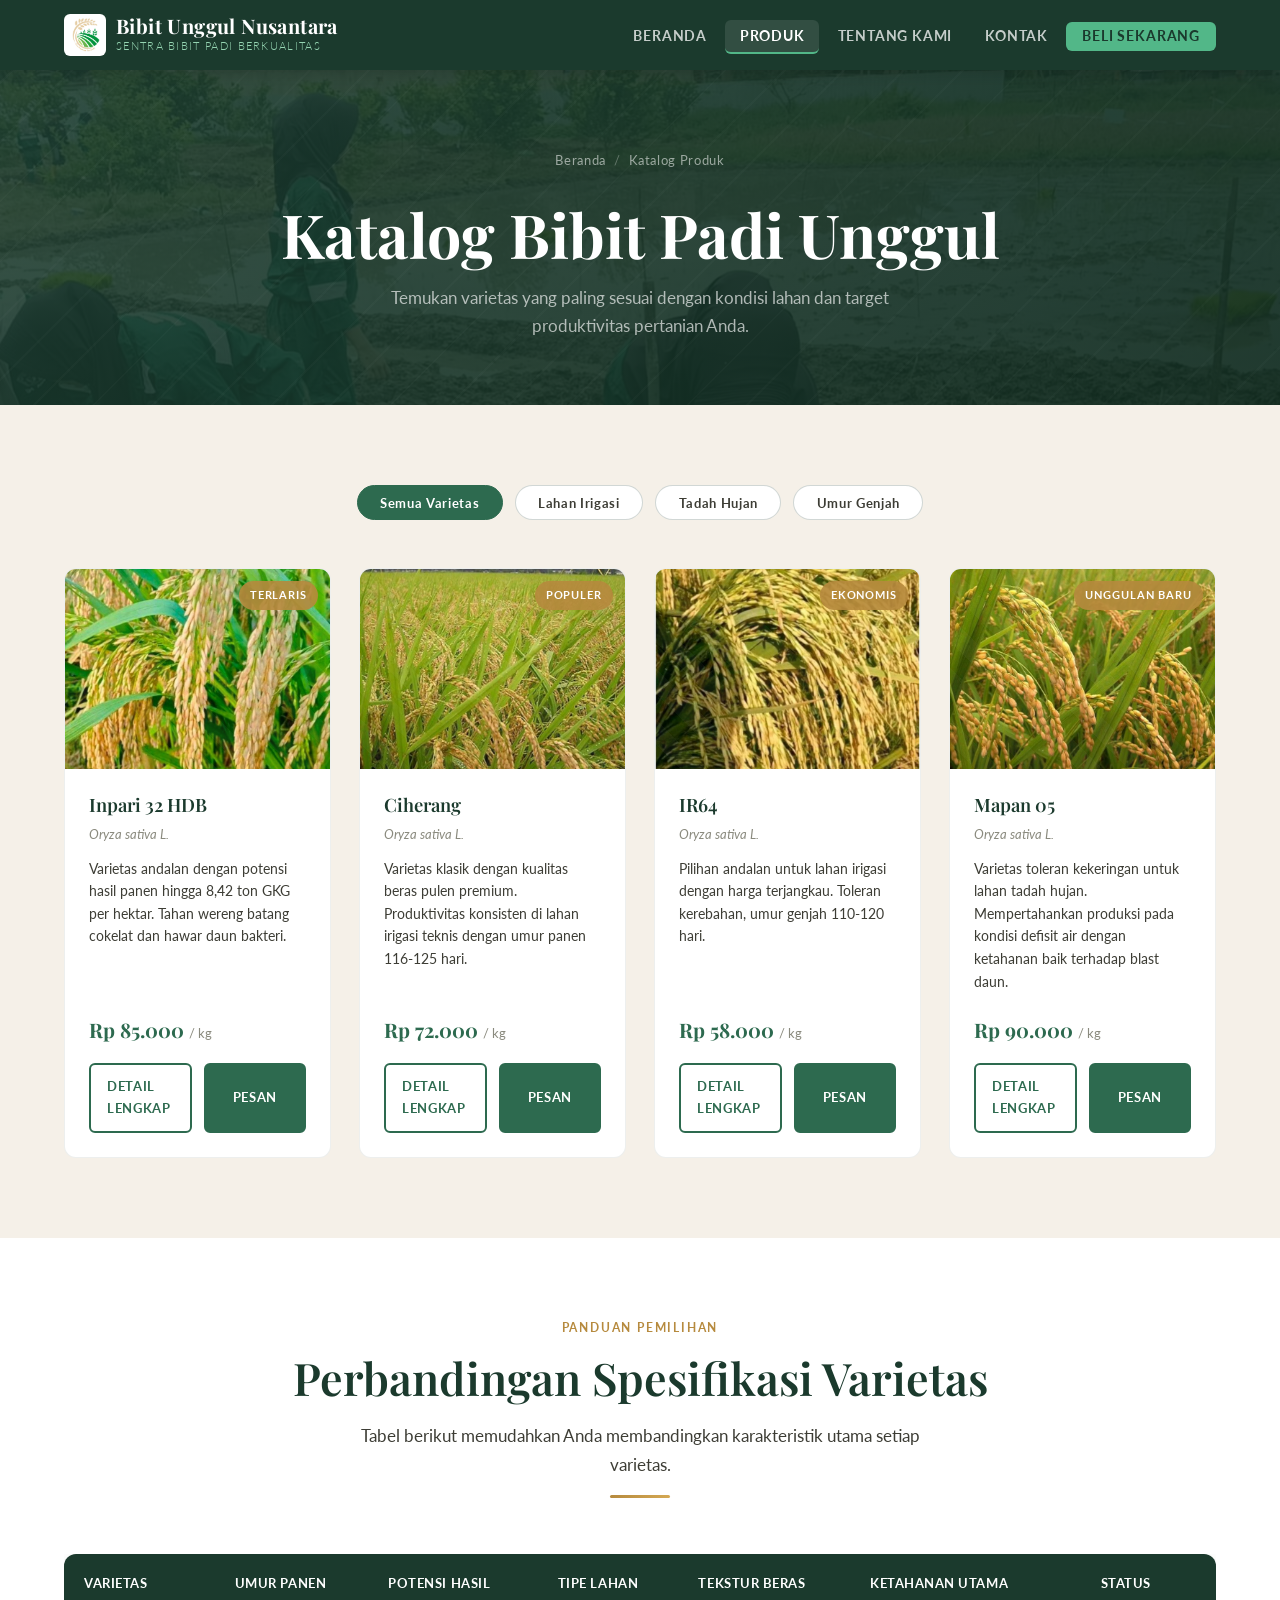
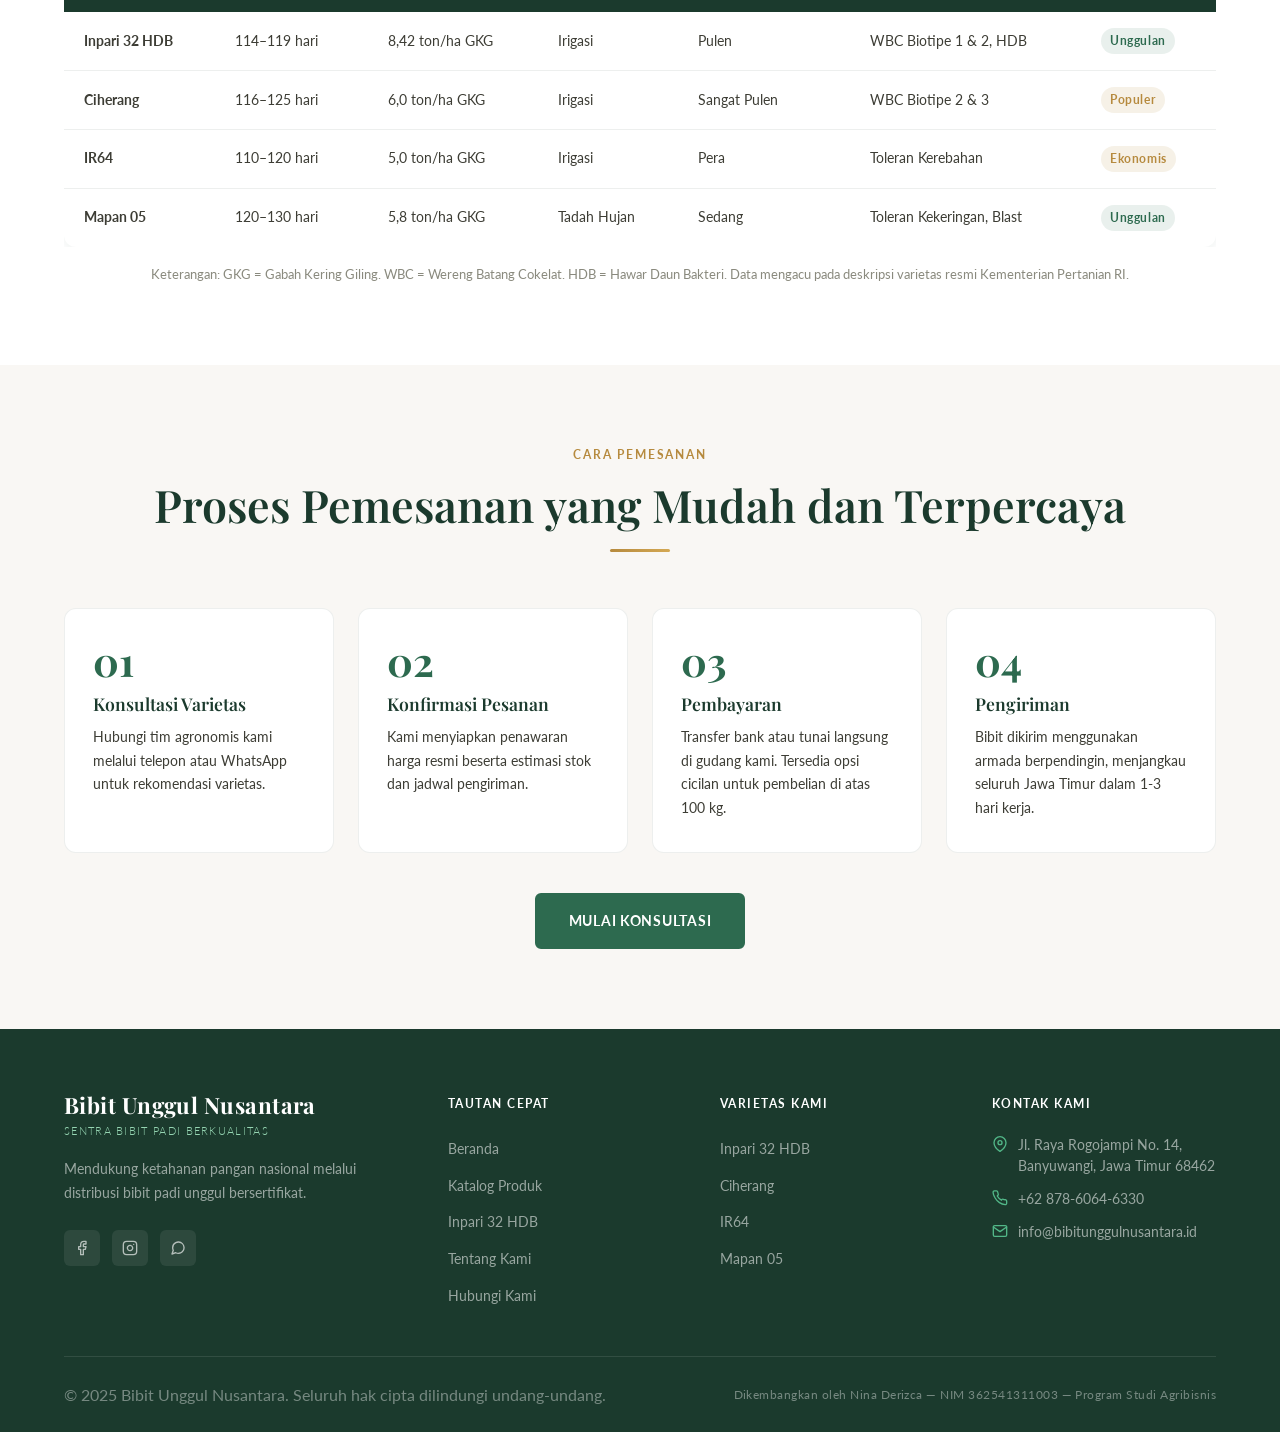
<file: product.html>
<!DOCTYPE html>
<html lang="id">
<head>
    <meta charset="UTF-8">
    <meta name="viewport" content="width=device-width, initial-scale=1.0">
    <title>Katalog Produk — Bibit Unggul Nusantara</title>
    <meta name="description" content="Katalog lengkap varietas bibit padi unggul: Inpari 32, Ciherang, IR64, Mapan 05. Bersertifikat BPSB, daya kecambah tinggi.">
    <link rel="stylesheet" href="style.css">
</head>
<body>
    <nav class="navbar">
        <div class="navbar-dalam">
            <a href="index.html" class="navbar-logo">
                <img src="assets/images/logo.jpg" alt="Logo Bibit Unggul Nusantara" style="height:42px;width:auto;">
                <div class="logo-teks"><span class="logo-nama">Bibit Unggul Nusantara</span><span class="logo-tagline">Sentra Bibit Padi Berkualitas</span></div>
            </a>
            <ul class="navbar-menu">
                <li><a href="index.html">Beranda</a></li>
                <li><a href="product.html" class="aktif">Produk</a></li>
                <li><a href="about.html">Tentang Kami</a></li>
                <li><a href="contact.html">Kontak</a></li>
                <li><a href="product.html" class="navbar-cta">Beli Sekarang</a></li>
            </ul>
            <button class="hamburger" onclick="toggleMenu()" aria-label="Buka Menu"><span></span><span></span><span></span></button>
        </div>
        <div class="mobile-menu" id="mobileMenu">
            <a href="index.html">Beranda</a><a href="product.html">Produk</a><a href="about.html">Tentang Kami</a><a href="contact.html">Kontak</a><a href="product.html">Beli Sekarang</a>
        </div>
    </nav>

    <div class="header-halaman">
        <div class="kontainer">
            <div class="breadcrumb"><a href="index.html">Beranda</a><span class="pemisah">/</span><span>Katalog Produk</span></div>
            <h1>Katalog Bibit Padi Unggul</h1>
            <p>Temukan varietas yang paling sesuai dengan kondisi lahan dan target produktivitas pertanian Anda.</p>
        </div>
    </div>

    <section class="bagian bagian-krem">
        <div class="kontainer">
            <div class="filter-produk">
                <button class="filter-btn aktif" onclick="filterProduk(this,'semua')">Semua Varietas</button>
                <button class="filter-btn" onclick="filterProduk(this,'irigasi')">Lahan Irigasi</button>
                <button class="filter-btn" onclick="filterProduk(this,'tadah-hujan')">Tadah Hujan</button>
                <button class="filter-btn" onclick="filterProduk(this,'genjah')">Umur Genjah</button>
            </div>
            <div class="grid-produk" id="gridProduk">
                <!-- Inpari 32 -->
                <div class="kartu-produk" data-kategori="irigasi genjah">
                    <div class="kartu-produk-gambar" style="background:transparent;"><img src="assets/images/inpari32.jpg" alt="Bibit Padi Inpari 32 HDB" style="width:100%;height:100%;object-fit:cover;"><div class="lencana-varietas">Terlaris</div></div>
                    <div class="kartu-produk-isi"><h3>Inpari 32 HDB</h3><div class="varietas-latin">Oryza sativa L.</div><p>Varietas andalan dengan potensi hasil panen hingga 8,42 ton GKG per hektar. Tahan wereng batang cokelat dan hawar daun bakteri.</p><div class="harga-produk">Rp 85.000 <span>/ kg</span></div><div class="kartu-produk-aksi"><a href="detail-inpari.html" class="tombol tombol-sekunder">Detail Lengkap</a><a href="contact.html" class="tombol tombol-primer">Pesan</a></div></div>
                </div>
                <!-- Ciherang -->
                <div class="kartu-produk" data-kategori="irigasi">
                    <div class="kartu-produk-gambar" style="background:transparent;"><img src="assets/images/ciherang.jpg" alt="Bibit Padi Ciherang" style="width:100%;height:100%;object-fit:cover;"><div class="lencana-varietas">Populer</div></div>
                    <div class="kartu-produk-isi"><h3>Ciherang</h3><div class="varietas-latin">Oryza sativa L.</div><p>Varietas klasik dengan kualitas beras pulen premium. Produktivitas konsisten di lahan irigasi teknis dengan umur panen 116-125 hari.</p><div class="harga-produk">Rp 72.000 <span>/ kg</span></div><div class="kartu-produk-aksi"><a href="detail-ciherang.html" class="tombol tombol-sekunder">Detail Lengkap</a><a href="contact.html" class="tombol tombol-primer">Pesan</a></div></div>
                </div>
                <!-- IR64 -->
                <div class="kartu-produk" data-kategori="irigasi genjah">
                    <div class="kartu-produk-gambar" style="background:transparent;"><img src="assets/images/ir64.jpg" alt="Bibit Padi IR64" style="width:100%;height:100%;object-fit:cover;"><div class="lencana-varietas">Ekonomis</div></div>
                    <div class="kartu-produk-isi"><h3>IR64</h3><div class="varietas-latin">Oryza sativa L.</div><p>Pilihan andalan untuk lahan irigasi dengan harga terjangkau. Toleran kerebahan, umur genjah 110-120 hari.</p><div class="harga-produk">Rp 58.000 <span>/ kg</span></div><div class="kartu-produk-aksi"><a href="detail-ir64.html" class="tombol tombol-sekunder">Detail Lengkap</a><a href="contact.html" class="tombol tombol-primer">Pesan</a></div></div>
                </div>
                <!-- Mapan 05 -->
                <div class="kartu-produk" data-kategori="tadah-hujan">
                    <div class="kartu-produk-gambar" style="background:transparent;"><img src="assets/images/mapan05.jpg" alt="Bibit Padi Mapan 05" style="width:100%;height:100%;object-fit:cover;"><div class="lencana-varietas">Unggulan Baru</div></div>
                    <div class="kartu-produk-isi"><h3>Mapan 05</h3><div class="varietas-latin">Oryza sativa L.</div><p>Varietas toleran kekeringan untuk lahan tadah hujan. Mempertahankan produksi pada kondisi defisit air dengan ketahanan baik terhadap blast daun.</p><div class="harga-produk">Rp 90.000 <span>/ kg</span></div><div class="kartu-produk-aksi"><a href="detail-mapan05.html" class="tombol tombol-sekunder">Detail Lengkap</a><a href="contact.html" class="tombol tombol-primer">Pesan</a></div></div>
                </div>
            </div>
        </div>
    </section>

    <section class="bagian bagian-putih">
        <div class="kontainer">
            <div class="judul-bagian"><div class="label-kecil">Panduan Pemilihan</div><h2>Perbandingan Spesifikasi Varietas</h2><p>Tabel berikut memudahkan Anda membandingkan karakteristik utama setiap varietas.</p><div class="garis-emas"></div></div>
            <div style="overflow-x:auto;">
                <table class="tabel-perbandingan">
                    <thead><tr><th>Varietas</th><th>Umur Panen</th><th>Potensi Hasil</th><th>Tipe Lahan</th><th>Tekstur Beras</th><th>Ketahanan Utama</th><th>Status</th></tr></thead>
                    <tbody>
                        <tr><td><strong>Inpari 32 HDB</strong></td><td>114–119 hari</td><td>8,42 ton/ha GKG</td><td>Irigasi</td><td>Pulen</td><td>WBC Biotipe 1 & 2, HDB</td><td><span class="lencana-tabel lencana-unggul">Unggulan</span></td></tr>
                        <tr><td><strong>Ciherang</strong></td><td>116–125 hari</td><td>6,0 ton/ha GKG</td><td>Irigasi</td><td>Sangat Pulen</td><td>WBC Biotipe 2 & 3</td><td><span class="lencana-tabel lencana-populer">Populer</span></td></tr>
                        <tr><td><strong>IR64</strong></td><td>110–120 hari</td><td>5,0 ton/ha GKG</td><td>Irigasi</td><td>Pera</td><td>Toleran Kerebahan</td><td><span class="lencana-tabel lencana-populer">Ekonomis</span></td></tr>
                        <tr><td><strong>Mapan 05</strong></td><td>120–130 hari</td><td>5,8 ton/ha GKG</td><td>Tadah Hujan</td><td>Sedang</td><td>Toleran Kekeringan, Blast</td><td><span class="lencana-tabel lencana-unggul">Unggulan</span></td></tr>
                    </tbody>
                </table>
            </div>
            <p style="margin-top:1rem;font-size:0.82rem;color:var(--abu);text-align:center;">Keterangan: GKG = Gabah Kering Giling. WBC = Wereng Batang Cokelat. HDB = Hawar Daun Bakteri. Data mengacu pada deskripsi varietas resmi Kementerian Pertanian RI.</p>
        </div>
    </section>

    <section class="bagian bagian-abu">
        <div class="kontainer">
            <div class="judul-bagian"><div class="label-kecil">Cara Pemesanan</div><h2>Proses Pemesanan yang Mudah dan Terpercaya</h2><div class="garis-emas"></div></div>
            <div style="display:grid;grid-template-columns:repeat(auto-fit,minmax(220px,1fr));gap:1.5rem;">
                <div class="kartu-keunggulan"><div style="font-family:var(--font-display);font-size:2.5rem;font-weight:700;color:var(--hijau-sedang);margin-bottom:0.75rem;line-height:1;">01</div><h3>Konsultasi Varietas</h3><p>Hubungi tim agronomis kami melalui telepon atau WhatsApp untuk rekomendasi varietas.</p></div>
                <div class="kartu-keunggulan"><div style="font-family:var(--font-display);font-size:2.5rem;font-weight:700;color:var(--hijau-sedang);margin-bottom:0.75rem;line-height:1;">02</div><h3>Konfirmasi Pesanan</h3><p>Kami menyiapkan penawaran harga resmi beserta estimasi stok dan jadwal pengiriman.</p></div>
                <div class="kartu-keunggulan"><div style="font-family:var(--font-display);font-size:2.5rem;font-weight:700;color:var(--hijau-sedang);margin-bottom:0.75rem;line-height:1;">03</div><h3>Pembayaran</h3><p>Transfer bank atau tunai langsung di gudang kami. Tersedia opsi cicilan untuk pembelian di atas 100 kg.</p></div>
                <div class="kartu-keunggulan"><div style="font-family:var(--font-display);font-size:2.5rem;font-weight:700;color:var(--hijau-sedang);margin-bottom:0.75rem;line-height:1;">04</div><h3>Pengiriman</h3><p>Bibit dikirim menggunakan armada berpendingin, menjangkau seluruh Jawa Timur dalam 1-3 hari kerja.</p></div>
            </div>
            <div style="text-align:center;margin-top:2.5rem;"><a href="contact.html" class="tombol tombol-primer">Mulai Konsultasi</a></div>
        </div>
    </section>

    <footer class="footer">
        <div class="kontainer">
            <div class="footer-grid">
                <div class="footer-brand"><div class="logo-nama">Bibit Unggul Nusantara</div><div class="logo-tagline" style="margin-bottom:1rem;">Sentra Bibit Padi Berkualitas</div><p>Mendukung ketahanan pangan nasional melalui distribusi bibit padi unggul bersertifikat.</p><div class="sosial-links"><a href="#" class="sosial-btn" aria-label="Facebook"><svg viewBox="0 0 24 24"><path d="M18 2h-3a5 5 0 00-5 5v3H7v4h3v8h4v-8h3l1-4h-4V7a1 1 0 011-1h3z"/></svg></a><a href="#" class="sosial-btn" aria-label="Instagram"><svg viewBox="0 0 24 24"><rect x="2" y="2" width="20" height="20" rx="5" ry="5"/><path d="M16 11.37A4 4 0 1112.63 8 4 4 0 0116 11.37z"/><line x1="17.5" y1="6.5" x2="17.51" y2="6.5"/></svg></a><a href="#" class="sosial-btn" aria-label="WhatsApp"><svg viewBox="0 0 24 24"><path d="M21 11.5a8.38 8.38 0 01-.9 3.8 8.5 8.5 0 01-7.6 4.7 8.38 8.38 0 01-3.8-.9L3 21l1.9-5.7a8.38 8.38 0 01-.9-3.8 8.5 8.5 0 014.7-7.6 8.38 8.38 0 013.8-.9h.5a8.48 8.48 0 018 8v.5z"/></svg></a></div></div>
                <div><div class="footer-judul">Tautan Cepat</div><ul class="footer-link-list"><li><a href="index.html">Beranda</a></li><li><a href="product.html">Katalog Produk</a></li><li><a href="detail-inpari.html">Inpari 32 HDB</a></li><li><a href="about.html">Tentang Kami</a></li><li><a href="contact.html">Hubungi Kami</a></li></ul></div>
                <div><div class="footer-judul">Varietas Kami</div><ul class="footer-link-list"><li><a href="detail-inpari.html">Inpari 32 HDB</a></li><li><a href="detail-ciherang.html">Ciherang</a></li><li><a href="detail-ir64.html">IR64</a></li><li><a href="detail-mapan05.html">Mapan 05</a></li></ul></div>
                <div><div class="footer-judul">Kontak Kami</div><div class="footer-kontak-item"><svg viewBox="0 0 24 24"><path d="M21 10c0 7-9 13-9 13s-9-6-9-13a9 9 0 0118 0z"/><circle cx="12" cy="10" r="3"/></svg>Jl. Raya Rogojampi No. 14, Banyuwangi, Jawa Timur 68462</div><div class="footer-kontak-item"><svg viewBox="0 0 24 24"><path d="M22 16.92v3a2 2 0 01-2.18 2 19.79 19.79 0 01-8.63-3.07A19.5 19.5 0 014.69 12a19.79 19.79 0 01-3.07-8.67A2 2 0 013.6 1.28h3a2 2 0 012 1.72c.127.96.361 1.903.7 2.81a2 2 0 01-.45 2.11L7.91 9a16 16 0 006.29 6.29l.61-.91a2 2 0 012.11-.45c.907.339 1.85.573 2.81.7A2 2 0 0122 16.92z"/></svg>+62 878-6064-6330</div><div class="footer-kontak-item"><svg viewBox="0 0 24 24"><path d="M4 4h16c1.1 0 2 .9 2 2v12c0 1.1-.9 2-2 2H4c-1.1 0-2-.9-2-2V6c0-1.1.9-2 2-2z"/><polyline points="22,6 12,13 2,6"/></svg>info@bibitunggulnusantara.id</div></div>
            </div>
            <div class="footer-bawah"><p>&copy; 2025 Bibit Unggul Nusantara. Seluruh hak cipta dilindungi undang-undang.</p><p class="footer-nim">Dikembangkan oleh Nina Derizca — NIM 362541311003 — Program Studi Agribisnis</p></div>
        </div>
    </footer>

    <script>
        function toggleMenu(){document.getElementById('mobileMenu').classList.toggle('terbuka');}
        function filterProduk(btn,kategori){
            document.querySelectorAll('.filter-btn').forEach(b=>b.classList.remove('aktif'));
            btn.classList.add('aktif');
            document.querySelectorAll('#gridProduk .kartu-produk').forEach(k=>{
                if(kategori==='semua')k.style.display='flex';
                else{const kats=k.dataset.kategori||'';k.style.display=kats.includes(kategori)?'flex':'none';}
            });
        }
    </script>
</body>
</html>
</file>
<file: style.css>
/* ============================================================
   BIBIT UNGGUL NUSANTARA - Stylesheet Utama
   Pemilik: Nina Derizca | NIM: 362541311003 | Agribisnis
   ============================================================ */

@import url('https://fonts.googleapis.com/css2?family=Playfair+Display:ital,wght@0,400;0,600;0,700;1,400&family=Lato:wght@300;400;700&family=DM+Serif+Display:ital@0;1&display=swap');

:root {
  --hijau-tua:     #1b3a2d;
  --hijau-sedang:  #2d6a4f;
  --hijau-muda:    #52b788;
  --hijau-terang:  #95d5b2;
  --krem:          #f5f0e8;
  --krem-gelap:    #e8dfc8;
  --emas:          #b68a3e;
  --emas-muda:     #d4a853;
  --putih:         #ffffff;
  --abu-terang:    #f9f7f4;
  --abu:           #8a8a7e;
  --teks-gelap:    #1e1e1a;
  --teks-sedang:   #3d3d35;
  --font-display:  'Playfair Display', Georgia, serif;
  --font-serif:    'DM Serif Display', Georgia, serif;
  --font-body:     'Lato', sans-serif;
  --radius-kecil:  6px;
  --radius:        12px;
  --radius-besar:  20px;
  --shadow-halus:  0 2px 12px rgba(27, 58, 45, 0.08);
  --shadow-sedang: 0 6px 28px rgba(27, 58, 45, 0.14);
  --shadow-dalam:  0 16px 48px rgba(27, 58, 45, 0.22);
  --transisi:      0.32s cubic-bezier(0.4, 0, 0.2, 1);
}

*, *::before, *::after { box-sizing: border-box; margin: 0; padding: 0; }
html { 
    scroll-behavior: smooth; 
    font-size: 16px; 
    overflow-x: hidden; /* Mencegah scroll horizontal */
    width: 100%;
}
body { 
    font-family: var(--font-body); 
    color: var(--teks-gelap); 
    background-color: var(--krem); 
    line-height: 1.7; 
    -webkit-font-smoothing: antialiased; 
    overflow-x: hidden; /* Mencegah scroll horizontal */
    width: 100%;
}
img { display: block; max-width: 100%; }
a { color: inherit; text-decoration: none; }
ul { list-style: none; }

h1, h2, h3, h4 { font-family: var(--font-display); color: var(--hijau-tua); line-height: 1.25; }
h1 { font-size: clamp(2.4rem, 5vw, 3.8rem); font-weight: 700; }
h2 { font-size: clamp(1.8rem, 3.5vw, 2.8rem); font-weight: 600; }
h3 { font-size: clamp(1.2rem, 2.5vw, 1.6rem); font-weight: 600; }
h4 { font-size: 1.1rem; font-weight: 600; }
p { color: var(--teks-sedang); font-size: 1rem; }

.label-kecil { font-family: var(--font-body); font-size: 0.75rem; font-weight: 700; letter-spacing: 0.15em; text-transform: uppercase; color: var(--emas); }
.teks-tengah { text-align: center; }
.teks-putih  { color: var(--putih) !important; }
.teks-hijau  { color: var(--hijau-sedang); }

.tombol { display: inline-flex; align-items: center; gap: 0.5rem; padding: 0.85rem 2rem; border-radius: var(--radius-kecil); font-family: var(--font-body); font-size: 0.9rem; font-weight: 700; letter-spacing: 0.05em; cursor: pointer; border: 2px solid transparent; transition: var(--transisi); text-transform: uppercase; }
.tombol-primer { background: var(--hijau-sedang); color: var(--putih); border-color: var(--hijau-sedang); }
.tombol-primer:hover { background: var(--hijau-tua); border-color: var(--hijau-tua); transform: translateY(-2px); box-shadow: var(--shadow-sedang); }
.tombol-sekunder { background: transparent; color: var(--hijau-sedang); border-color: var(--hijau-sedang); }
.tombol-sekunder:hover { background: var(--hijau-sedang); color: var(--putih); transform: translateY(-2px); }
.tombol-emas { background: var(--emas); color: var(--putih); border-color: var(--emas); }
.tombol-emas:hover { background: #9a7230; border-color: #9a7230; transform: translateY(-2px); box-shadow: var(--shadow-sedang); }
.tombol-outline-putih { background: transparent; color: var(--putih); border-color: rgba(255,255,255,0.7); }
.tombol-outline-putih:hover { background: rgba(255,255,255,0.15); border-color: var(--putih); }

.navbar { position: sticky; top: 0; z-index: 1000; background: var(--hijau-tua); box-shadow: 0 2px 16px rgba(0,0,0,0.18); }
.navbar-dalam { max-width: 1200px; margin: 0 auto; padding: 0 1.5rem; display: flex; align-items: center; justify-content: space-between; height: 70px; }
.navbar-logo { display: flex; flex-direction: row; align-items: center; gap: 10px; }
.navbar-logo img { height: 42px; width: auto; flex-shrink: 0; border-radius: 6px; }
.logo-teks { display: flex; flex-direction: column; gap: 0; }
.logo-nama { font-family: var(--font-display); font-size: 1.25rem; font-weight: 700; color: var(--putih); letter-spacing: 0.02em; line-height: 1.1; }
.logo-tagline { font-size: 0.68rem; color: var(--hijau-terang); letter-spacing: 0.12em; text-transform: uppercase; font-weight: 300; }
.navbar-menu { display: flex; align-items: center; gap: 0.25rem; }
.navbar-menu a { font-size: 0.85rem; font-weight: 700; letter-spacing: 0.06em; text-transform: uppercase; color: rgba(255,255,255,0.75); padding: 0.5rem 0.9rem; border-radius: var(--radius-kecil); transition: var(--transisi); }
.navbar-menu a:hover, .navbar-menu a.aktif { color: var(--putih); background: rgba(255,255,255,0.1); }
.navbar-menu a.aktif { border-bottom: 2px solid var(--hijau-muda); }
.navbar-cta { background: var(--hijau-muda) !important; color: var(--hijau-tua) !important; padding: 0.4rem 1rem !important; border-radius: var(--radius-kecil) !important; }
.navbar-cta:hover { background: var(--hijau-terang) !important; transform: none !important; }

.hamburger { display: none; flex-direction: column; gap: 5px; cursor: pointer; padding: 4px; background: none; border: none; }
.hamburger span { width: 24px; height: 2px; background: var(--putih); border-radius: 2px; transition: var(--transisi); }
.mobile-menu { display: none; flex-direction: column; background: var(--hijau-tua); padding: 1rem 1.5rem; gap: 0.25rem; }
.mobile-menu a { color: rgba(255,255,255,0.8); font-size: 0.9rem; font-weight: 700; letter-spacing: 0.06em; text-transform: uppercase; padding: 0.65rem 0; border-bottom: 1px solid rgba(255,255,255,0.08); transition: var(--transisi); }
.mobile-menu a:hover { color: var(--hijau-muda); }
.mobile-menu.terbuka { display: flex; }

.kontainer { max-width: 1200px; margin: 0 auto; padding: 0 1.5rem; }
.bagian { padding: 5rem 0; }
.bagian-krem    { background: var(--krem); }
.bagian-putih   { background: var(--putih); }
.bagian-hijau   { background: var(--hijau-tua); }
.bagian-abu     { background: var(--abu-terang); }

.judul-bagian { text-align: center; margin-bottom: 3.5rem; }
.judul-bagian .label-kecil { margin-bottom: 0.75rem; }
.judul-bagian h2 { margin-bottom: 1rem; }
.judul-bagian p { max-width: 580px; margin: 0 auto; font-size: 1.05rem; }
.garis-emas { width: 60px; height: 3px; background: linear-gradient(90deg, var(--emas), var(--emas-muda)); border-radius: 2px; margin: 1rem auto 0; }

/* HERO */
.hero { position: relative; min-height: 90vh; display: flex; align-items: center; overflow: hidden; background-image: url('assets/images/background.jpg'); background-size: cover; background-position: center; background-attachment: fixed; }
.hero::after { content: ''; position: absolute; inset: 0; background: linear-gradient(135deg, rgba(27, 58, 45, 0.82) 0%, rgba(15, 42, 30, 0.88) 40%, rgba(26, 61, 41, 0.80) 70%, rgba(13, 34, 24, 0.85) 100%); z-index: 1; }
.hero-pola { position: absolute; inset: 0; z-index: 2; background-image: radial-gradient(circle at 20% 80%, rgba(82, 183, 136, 0.10) 0%, transparent 50%), radial-gradient(circle at 80% 20%, rgba(182, 138, 62, 0.08) 0%, transparent 50%), repeating-linear-gradient(60deg, transparent, transparent 80px, rgba(82, 183, 136, 0.03) 80px, rgba(82, 183, 136, 0.03) 82px); }
.hero-konten { position: relative; z-index: 3; display: grid; grid-template-columns: 1fr 1fr; gap: 4rem; align-items: center; max-width: 1200px; margin: 0 auto; padding: 4rem 1.5rem; width: 100%; }
.hero-teks .label-kecil { display: inline-block; padding: 0.35rem 1rem; border: 1px solid rgba(182, 138, 62, 0.4); border-radius: 100px; margin-bottom: 1.5rem; color: var(--emas-muda); background: rgba(182, 138, 62, 0.1); }
.hero-teks h1 { color: var(--putih); margin-bottom: 1.25rem; }
.hero-teks h1 em { font-style: italic; color: var(--hijau-muda); }
.hero-teks .deskripsi-hero { color: rgba(255,255,255,0.72); font-size: 1.1rem; margin-bottom: 2.25rem; line-height: 1.8; }
.grup-tombol { display: flex; gap: 1rem; flex-wrap: wrap; }
.hero-visual { display: flex; justify-content: center; align-items: center; }
.kartu-hero { background: rgba(255,255,255,0.06); border: 1px solid rgba(255,255,255,0.12); border-radius: var(--radius-besar); padding: 2.5rem; backdrop-filter: blur(8px); width: 100%; max-width: 380px; }
.kartu-hero-judul { font-family: var(--font-display); font-size: 1rem; color: var(--hijau-muda); font-weight: 600; letter-spacing: 0.08em; text-transform: uppercase; margin-bottom: 1.5rem; padding-bottom: 1rem; border-bottom: 1px solid rgba(255,255,255,0.12); }
.stats-grid { display: grid; grid-template-columns: 1fr 1fr; gap: 1.25rem; }
.stat-item { text-align: center; padding: 1.25rem 0.75rem; background: rgba(255,255,255,0.05); border-radius: var(--radius); border: 1px solid rgba(255,255,255,0.08); transition: var(--transisi); }
.stat-item:hover { background: rgba(82, 183, 136, 0.12); border-color: rgba(82, 183, 136, 0.25); }
.stat-angka { font-family: var(--font-display); font-size: 2rem; font-weight: 700; color: var(--putih); display: block; line-height: 1; }
.stat-label { font-size: 0.75rem; color: rgba(255,255,255,0.55); margin-top: 0.4rem; letter-spacing: 0.04em; }

/* KEUNGGULAN */
.grid-keunggulan { display: grid; grid-template-columns: repeat(auto-fit, minmax(240px, 1fr)); gap: 1.75rem; }
.kartu-keunggulan { background: var(--putih); border-radius: var(--radius); padding: 2rem 1.75rem; border: 1px solid rgba(27, 58, 45, 0.08); transition: var(--transisi); position: relative; overflow: hidden; }
.kartu-keunggulan::before { content: ''; position: absolute; top: 0; left: 0; right: 0; height: 3px; background: linear-gradient(90deg, var(--hijau-sedang), var(--hijau-muda)); transform: scaleX(0); transform-origin: left; transition: var(--transisi); }
.kartu-keunggulan:hover { transform: translateY(-5px); box-shadow: var(--shadow-sedang); border-color: rgba(45, 106, 79, 0.2); }
.kartu-keunggulan:hover::before { transform: scaleX(1); }
.ikon-keunggulan { width: 52px; height: 52px; background: linear-gradient(135deg, var(--hijau-sedang), var(--hijau-muda)); border-radius: var(--radius); display: flex; align-items: center; justify-content: center; margin-bottom: 1.25rem; }
.ikon-keunggulan svg { width: 26px; height: 26px; stroke: var(--putih); fill: none; stroke-width: 2; stroke-linecap: round; stroke-linejoin: round; }
.kartu-keunggulan h3 { font-size: 1.1rem; margin-bottom: 0.6rem; color: var(--hijau-tua); }
.kartu-keunggulan p { font-size: 0.9rem; line-height: 1.65; }

/* PRODUK */
.grid-produk { display: grid; grid-template-columns: repeat(auto-fill, minmax(260px, 1fr)); gap: 1.75rem; }
.kartu-produk { background: var(--putih); border-radius: var(--radius); overflow: hidden; border: 1px solid rgba(27, 58, 45, 0.08); transition: var(--transisi); display: flex; flex-direction: column; }
.kartu-produk:hover { transform: translateY(-6px); box-shadow: var(--shadow-dalam); }
.kartu-produk-gambar { height: 200px; background: linear-gradient(135deg, var(--hijau-tua), var(--hijau-sedang)); display: flex; align-items: center; justify-content: center; position: relative; overflow: hidden; }
.kartu-produk-gambar::after { content: ''; position: absolute; inset: 0; background: repeating-linear-gradient(45deg, transparent, transparent 18px, rgba(255,255,255,0.03) 18px, rgba(255,255,255,0.03) 36px); }
.kartu-produk-gambar svg { width: 72px; height: 72px; stroke: rgba(255,255,255,0.5); fill: none; stroke-width: 1.5; stroke-linecap: round; stroke-linejoin: round; position: relative; z-index: 1; }
.lencana-varietas { position: absolute; top: 12px; right: 12px; background: rgba(182, 138, 62, 0.9); color: var(--putih); font-size: 0.68rem; font-weight: 700; letter-spacing: 0.08em; text-transform: uppercase; padding: 0.3rem 0.7rem; border-radius: 100px; z-index: 2; }
.kartu-produk-isi { padding: 1.5rem; flex: 1; display: flex; flex-direction: column; }
.kartu-produk-isi h3 { font-size: 1.15rem; margin-bottom: 0.4rem; color: var(--hijau-tua); }
.kartu-produk-isi .varietas-latin { font-style: italic; font-size: 0.82rem; color: var(--abu); margin-bottom: 0.8rem; }
.kartu-produk-isi p { font-size: 0.88rem; line-height: 1.6; flex: 1; margin-bottom: 1.25rem; }
.harga-produk { font-family: var(--font-display); font-size: 1.25rem; font-weight: 700; color: var(--hijau-sedang); margin-bottom: 1rem; }
.harga-produk span { font-size: 0.8rem; font-weight: 400; color: var(--abu); font-family: var(--font-body); }
.kartu-produk-aksi { display: flex; gap: 0.75rem; }
.kartu-produk-aksi .tombol { flex: 1; justify-content: center; padding: 0.7rem 1rem; font-size: 0.8rem; }

/* SPANDUK CTA */
.spanduk-cta { background: linear-gradient(135deg, var(--hijau-tua), var(--hijau-sedang)); padding: 5rem 0; text-align: center; position: relative; overflow: hidden; }
.spanduk-cta::before { content: ''; position: absolute; inset: 0; background: radial-gradient(circle at 10% 50%, rgba(82, 183, 136, 0.15) 0%, transparent 60%), radial-gradient(circle at 90% 50%, rgba(182, 138, 62, 0.1) 0%, transparent 60%); }
.spanduk-cta > * { position: relative; z-index: 1; }
.spanduk-cta h2 { color: var(--putih); margin-bottom: 1rem; }
.spanduk-cta p { color: rgba(255,255,255,0.72); font-size: 1.05rem; max-width: 520px; margin: 0 auto 2rem; }

/* HEADER HALAMAN */
.header-halaman { background-image: url('assets/images/background.jpg'); background-size: cover; background-position: center; background-attachment: fixed; padding: 5rem 0 4rem; text-align: center; position: relative; overflow: hidden; }
.header-halaman::after { content: ''; position: absolute; inset: 0; background: linear-gradient(135deg, rgba(27, 58, 45, 0.88), rgba(15, 42, 30, 0.92)); z-index: 0; }
.header-halaman::before { content: ''; position: absolute; inset: 0; z-index: 1; background: repeating-linear-gradient(-45deg, transparent, transparent 40px, rgba(255,255,255,0.02) 40px, rgba(255,255,255,0.02) 42px); }
.header-halaman > * { position: relative; z-index: 2; }
.header-halaman h1 { color: var(--putih); margin-bottom: 0.75rem; }
.header-halaman p { color: rgba(255,255,255,0.65); max-width: 520px; margin: 0 auto; font-size: 1.05rem; }
.breadcrumb { display: flex; align-items: center; gap: 0.5rem; justify-content: center; margin-bottom: 1.5rem; }
.breadcrumb a, .breadcrumb span { font-size: 0.8rem; color: rgba(255,255,255,0.55); letter-spacing: 0.05em; }
.breadcrumb a:hover { color: var(--hijau-muda); }
.breadcrumb .pemisah { color: rgba(255,255,255,0.3); }

/* FILTER */
.filter-produk { display: flex; gap: 0.75rem; flex-wrap: wrap; justify-content: center; margin-bottom: 3rem; }
.filter-btn { padding: 0.55rem 1.4rem; border: 1.5px solid rgba(27, 58, 45, 0.2); border-radius: 100px; font-size: 0.83rem; font-weight: 700; font-family: var(--font-body); letter-spacing: 0.05em; cursor: pointer; background: var(--putih); color: var(--teks-sedang); transition: var(--transisi); }
.filter-btn:hover, .filter-btn.aktif { background: var(--hijau-sedang); color: var(--putih); border-color: var(--hijau-sedang); }

/* TABEL PERBANDINGAN */
.tabel-perbandingan { width: 100%; border-collapse: collapse; font-size: 0.9rem; background: var(--putih); border-radius: var(--radius); overflow: hidden; box-shadow: var(--shadow-halus); }
.tabel-perbandingan thead { background: var(--hijau-tua); color: var(--putih); }
.tabel-perbandingan th { padding: 1.1rem 1.25rem; text-align: left; font-weight: 700; letter-spacing: 0.04em; font-size: 0.82rem; text-transform: uppercase; }
.tabel-perbandingan td { padding: 1rem 1.25rem; border-bottom: 1px solid rgba(27, 58, 45, 0.08); color: var(--teks-sedang); }
.tabel-perbandingan tbody tr:hover { background: rgba(82, 183, 136, 0.05); }
.tabel-perbandingan tbody tr:last-child td { border-bottom: none; }
.lencana-tabel { display: inline-block; padding: 0.2rem 0.6rem; border-radius: 100px; font-size: 0.72rem; font-weight: 700; letter-spacing: 0.05em; }
.lencana-unggul { background: rgba(45, 106, 79, 0.1); color: var(--hijau-sedang); }
.lencana-populer { background: rgba(182, 138, 62, 0.12); color: var(--emas); }

/* DETAIL PRODUK */
.detail-grid { display: grid; grid-template-columns: 1fr 1.1fr; gap: 4rem; align-items: start; }
.detail-visual { position: sticky; top: 90px; }
.gambar-detail { background: linear-gradient(135deg, var(--hijau-tua), var(--hijau-sedang)); border-radius: var(--radius-besar); height: 400px; display: flex; align-items: center; justify-content: center; position: relative; overflow: hidden; margin-bottom: 1.5rem; }
.gambar-detail::before { content: ''; position: absolute; inset: 0; background: repeating-linear-gradient(60deg, transparent, transparent 30px, rgba(255,255,255,0.04) 30px, rgba(255,255,255,0.04) 32px); }
.gambar-detail svg { width: 100px; height: 100px; stroke: rgba(255,255,255,0.45); fill: none; stroke-width: 1; stroke-linecap: round; stroke-linejoin: round; position: relative; z-index: 1; }
.thumb-grid { display: grid; grid-template-columns: repeat(3, 1fr); gap: 0.75rem; }
.thumb-item { background: linear-gradient(135deg, var(--hijau-sedang), var(--hijau-muda)); border-radius: var(--radius-kecil); height: 80px; opacity: 0.7; cursor: pointer; transition: var(--transisi); border: 2px solid transparent; }
.thumb-item:first-child { opacity: 1; border-color: var(--emas); }
.thumb-item:hover { opacity: 1; }
.detail-info .label-kecil { margin-bottom: 0.5rem; }
.detail-info h1 { font-size: clamp(1.8rem, 3vw, 2.5rem); margin-bottom: 0.4rem; }
.detail-info .nama-latin { font-style: italic; color: var(--abu); font-size: 1rem; margin-bottom: 1.5rem; }
.rating-area { display: flex; align-items: center; gap: 0.75rem; margin-bottom: 1.5rem; }
.bintang-row { display: flex; gap: 3px; }
.bintang { width: 16px; height: 16px; background: var(--emas-muda); clip-path: polygon(50% 0%, 61% 35%, 98% 35%, 68% 57%, 79% 91%, 50% 70%, 21% 91%, 32% 57%, 2% 35%, 39% 35%); }
.bintang-abu { background: #ddd; }
.rating-teks { font-size: 0.85rem; color: var(--abu); }
.harga-detail { font-family: var(--font-display); font-size: 2rem; font-weight: 700; color: var(--hijau-sedang); margin-bottom: 0.3rem; }
.harga-satuan { font-size: 0.85rem; color: var(--abu); margin-bottom: 1.75rem; }
.deskripsi-detail { font-size: 0.95rem; line-height: 1.8; margin-bottom: 2rem; color: var(--teks-sedang); padding-bottom: 1.75rem; border-bottom: 1px solid rgba(27, 58, 45, 0.1); }
.spesifikasi-grid { display: grid; grid-template-columns: 1fr 1fr; gap: 1rem; margin-bottom: 2rem; }
.spek-item { background: var(--abu-terang); border-radius: var(--radius-kecil); padding: 1rem 1.1rem; border: 1px solid rgba(27, 58, 45, 0.06); }
.spek-label { font-size: 0.72rem; font-weight: 700; letter-spacing: 0.08em; text-transform: uppercase; color: var(--abu); margin-bottom: 0.35rem; }
.spek-nilai { font-family: var(--font-display); font-size: 1.05rem; font-weight: 600; color: var(--hijau-tua); }
.kontrol-kuantitas { display: flex; align-items: center; gap: 1rem; margin-bottom: 1.5rem; }
.kontrol-kuantitas label { font-size: 0.85rem; font-weight: 700; letter-spacing: 0.05em; text-transform: uppercase; color: var(--teks-sedang); min-width: 80px; }
.pengatur-qty { display: flex; align-items: center; border: 1.5px solid rgba(27, 58, 45, 0.2); border-radius: var(--radius-kecil); overflow: hidden; }
.pengatur-qty button { width: 38px; height: 38px; background: var(--abu-terang); border: none; cursor: pointer; font-size: 1.1rem; font-weight: 700; color: var(--hijau-tua); transition: var(--transisi); }
.pengatur-qty button:hover { background: var(--krem-gelap); }
.pengatur-qty input { width: 50px; height: 38px; border: none; border-left: 1.5px solid rgba(27, 58, 45, 0.12); border-right: 1.5px solid rgba(27, 58, 45, 0.12); text-align: center; font-family: var(--font-body); font-weight: 700; font-size: 0.95rem; color: var(--teks-gelap); background: var(--putih); outline: none; }
.aksi-detail { display: flex; gap: 1rem; flex-wrap: wrap; }
.aksi-detail .tombol { flex: 1; justify-content: center; min-width: 160px; }
.tab-nav { display: flex; border-bottom: 2px solid rgba(27, 58, 45, 0.1); margin-bottom: 2rem; gap: 0; }
.tab-btn { padding: 0.85rem 1.5rem; font-size: 0.85rem; font-weight: 700; font-family: var(--font-body); letter-spacing: 0.05em; text-transform: uppercase; color: var(--abu); background: none; border: none; cursor: pointer; border-bottom: 2px solid transparent; margin-bottom: -2px; transition: var(--transisi); }
.tab-btn.aktif, .tab-btn:hover { color: var(--hijau-sedang); }
.tab-btn.aktif { border-bottom-color: var(--hijau-sedang); }
.tab-konten { display: none; }
.tab-konten.aktif { display: block; }
.tabel-spek { width: 100%; border-collapse: collapse; }
.tabel-spek tr { border-bottom: 1px solid rgba(27, 58, 45, 0.08); }
.tabel-spek td { padding: 0.9rem 0; font-size: 0.9rem; }
.tabel-spek td:first-child { font-weight: 700; color: var(--teks-sedang); width: 45%; }
.tabel-spek td:last-child { color: var(--teks-gelap); }
.daftar-ketahanan { display: grid; grid-template-columns: repeat(auto-fill, minmax(200px, 1fr)); gap: 1rem; margin-top: 1.5rem; }
.item-ketahanan { background: var(--abu-terang); border-radius: var(--radius-kecil); padding: 1.1rem; border-left: 4px solid var(--hijau-muda); }
.item-ketahanan.sedang { border-left-color: var(--emas-muda); }
.item-ketahanan.agak-tahan { border-left-color: #e2a35d; }
.ketahanan-nama { font-size: 0.9rem; font-weight: 700; color: var(--teks-gelap); margin-bottom: 0.35rem; }
.ketahanan-tingkat { font-size: 0.78rem; color: var(--abu); }

/* TENTANG KAMI */
.profil-grid { display: grid; grid-template-columns: 1fr 1.6fr; gap: 5rem; align-items: center; }
.profil-visual { position: relative; }
.foto-profil { width: 100%; aspect-ratio: 3/4; background: linear-gradient(160deg, var(--hijau-sedang), var(--hijau-tua)); border-radius: var(--radius-besar); display: flex; align-items: center; justify-content: center; position: relative; overflow: hidden; }
.foto-profil::before { content: ''; position: absolute; inset: 0; background: repeating-radial-gradient(circle, transparent, transparent 20px, rgba(255,255,255,0.03) 20px, rgba(255,255,255,0.03) 22px); }
.foto-profil svg { width: 100px; height: 100px; stroke: rgba(255,255,255,0.4); fill: none; stroke-width: 1; stroke-linecap: round; stroke-linejoin: round; position: relative; z-index: 1; }
.kartu-identitas { position: absolute; bottom: -24px; right: -24px; background: var(--putih); border-radius: var(--radius); padding: 1.25rem 1.5rem; box-shadow: var(--shadow-sedang); min-width: 200px; }
.identitas-nim { font-size: 0.72rem; font-weight: 700; letter-spacing: 0.1em; text-transform: uppercase; color: var(--emas); margin-bottom: 0.3rem; }
.identitas-nama { font-family: var(--font-display); font-size: 1.05rem; font-weight: 700; color: var(--hijau-tua); margin-bottom: 0.2rem; }
.identitas-prodi { font-size: 0.8rem; color: var(--abu); }
.profil-teks .label-kecil { margin-bottom: 0.75rem; }
.profil-teks h2 { margin-bottom: 1.25rem; }
.profil-teks p { margin-bottom: 1.1rem; line-height: 1.8; }
.daftar-pencapaian { margin: 1.5rem 0; }
.item-pencapaian { display: flex; align-items: flex-start; gap: 0.9rem; padding: 0.75rem 0; border-bottom: 1px solid rgba(27, 58, 45, 0.08); }
.item-pencapaian:last-child { border-bottom: none; }
.dot-pencapaian { width: 8px; height: 8px; background: var(--hijau-muda); border-radius: 50%; margin-top: 0.45rem; flex-shrink: 0; }
.item-pencapaian p { font-size: 0.9rem; color: var(--teks-sedang); margin: 0; }
.grid-visi-misi { display: grid; grid-template-columns: 1fr 1fr; gap: 2rem; }
.kartu-visi-misi { background: var(--putih); border-radius: var(--radius); padding: 2.5rem; border: 1px solid rgba(27, 58, 45, 0.08); }
.kartu-visi-misi h3 { font-size: 1.3rem; margin-bottom: 1rem; padding-bottom: 1rem; border-bottom: 2px solid var(--krem-gelap); }
.kartu-visi-misi.visi h3 { border-bottom-color: var(--hijau-muda); }
.kartu-visi-misi.misi h3 { border-bottom-color: var(--emas-muda); }
.daftar-misi { display: flex; flex-direction: column; gap: 0.75rem; }
.daftar-misi li { display: flex; gap: 0.75rem; align-items: flex-start; font-size: 0.92rem; color: var(--teks-sedang); line-height: 1.65; }
.nomor-misi { width: 22px; height: 22px; background: var(--hijau-sedang); color: var(--putih); border-radius: 50%; font-size: 0.7rem; font-weight: 700; display: flex; align-items: center; justify-content: center; flex-shrink: 0; margin-top: 0.15rem; }

/* KONTAK */
.grid-kontak { display: grid; grid-template-columns: 1fr 1.5fr; gap: 4rem; }
.info-kontak { display: flex; flex-direction: column; gap: 1.5rem; }
.kartu-info-kontak { background: var(--putih); border-radius: var(--radius); padding: 1.75rem; border: 1px solid rgba(27, 58, 45, 0.08); display: flex; gap: 1.1rem; align-items: flex-start; transition: var(--transisi); }
.kartu-info-kontak:hover { border-color: rgba(45, 106, 79, 0.2); box-shadow: var(--shadow-halus); }
.ikon-kontak { width: 44px; height: 44px; background: rgba(45, 106, 79, 0.1); border-radius: var(--radius-kecil); display: flex; align-items: center; justify-content: center; flex-shrink: 0; }
.ikon-kontak svg { width: 22px; height: 22px; stroke: var(--hijau-sedang); fill: none; stroke-width: 2; stroke-linecap: round; stroke-linejoin: round; }
.kontak-detail h4 { font-size: 0.85rem; font-weight: 700; letter-spacing: 0.06em; text-transform: uppercase; color: var(--abu); margin-bottom: 0.35rem; }
.kontak-detail p, .kontak-detail a { 
    font-size: 0.95rem; 
    color: var(--teks-gelap); 
    font-weight: 400; 
    line-height: 1.55; 
    word-break: break-all; /* INI FIX-NYA: Memaksa teks panjang turun ke bawah */
    overflow-wrap: anywhere; /* INI FIX-NYA: Memastikan elemen tidak melebar */
}
.kontak-detail a:hover { color: var(--hijau-sedang); }
.tabel-jadwal { width: 100%; border-collapse: collapse; margin-top: 0.5rem; }
.tabel-jadwal td { padding: 0.4rem 0; font-size: 0.88rem; color: var(--teks-sedang); }
.tabel-jadwal td:first-child { font-weight: 700; color: var(--teks-gelap); width: 55%; }
.status-buka { color: var(--hijau-sedang); font-weight: 700; font-size: 0.78rem; }
.peta-fiktif { background: linear-gradient(135deg, #e8f4ed, #d4eddf); border-radius: var(--radius); height: 260px; display: flex; align-items: center; justify-content: center; border: 1px solid rgba(45, 106, 79, 0.15); position: relative; overflow: hidden; margin-top: 1.5rem; }
.peta-fiktif::before { content: ''; position: absolute; inset: 0; background: repeating-linear-gradient(0deg, rgba(45,106,79,0.06) 0px, rgba(45,106,79,0.06) 1px, transparent 1px, transparent 40px), repeating-linear-gradient(90deg, rgba(45,106,79,0.06) 0px, rgba(45,106,79,0.06) 1px, transparent 1px, transparent 40px); }
.penanda-peta { position: relative; z-index: 1; text-align: center; }
.penanda-peta svg { width: 40px; height: 40px; fill: var(--hijau-sedang); margin-bottom: 0.5rem; }
.penanda-peta p { font-size: 0.82rem; font-weight: 700; color: var(--hijau-tua); }
.formulir-kontak { background: var(--putih); border-radius: var(--radius-besar); padding: 2.5rem; border: 1px solid rgba(27, 58, 45, 0.08); box-shadow: var(--shadow-halus); }
.formulir-kontak h3 { font-size: 1.4rem; margin-bottom: 0.4rem; }
.formulir-kontak > p { margin-bottom: 2rem; font-size: 0.92rem; }
.grup-formulir { display: grid; grid-template-columns: 1fr 1fr; gap: 1.25rem; }
.bidang-formulir { display: flex; flex-direction: column; gap: 0.45rem; margin-bottom: 1.25rem; }
.bidang-formulir.penuh { grid-column: 1 / -1; }
.bidang-formulir label { font-size: 0.8rem; font-weight: 700; letter-spacing: 0.06em; text-transform: uppercase; color: var(--teks-sedang); }
.bidang-formulir input, .bidang-formulir select, .bidang-formulir textarea { padding: 0.85rem 1rem; border: 1.5px solid rgba(27, 58, 45, 0.18); border-radius: var(--radius-kecil); font-family: var(--font-body); font-size: 0.93rem; color: var(--teks-gelap); background: var(--abu-terang); transition: var(--transisi); outline: none; width: 100%; }
.bidang-formulir input:focus, .bidang-formulir select:focus, .bidang-formulir textarea:focus { border-color: var(--hijau-sedang); background: var(--putih); box-shadow: 0 0 0 3px rgba(45, 106, 79, 0.1); }
.bidang-formulir textarea { resize: vertical; min-height: 130px; }

/* FOOTER */
.footer { background: var(--hijau-tua); color: rgba(255,255,255,0.65); padding: 4rem 0 0; }
.footer-grid { display: grid; grid-template-columns: 1.5fr 1fr 1fr 1fr; gap: 3rem; padding-bottom: 3rem; border-bottom: 1px solid rgba(255,255,255,0.1); }
.footer-brand .logo-nama { font-size: 1.4rem; color: var(--putih); margin-bottom: 0.3rem; }
.footer-brand .logo-tagline { margin-bottom: 1.25rem; }
.footer-brand p { color: rgba(255,255,255,0.55); font-size: 0.9rem; line-height: 1.7; margin-bottom: 1.5rem; }
.footer-judul { font-size: 0.78rem; font-weight: 700; letter-spacing: 0.12em; text-transform: uppercase; color: var(--putih); margin-bottom: 1.25rem; }
.footer-link-list { display: flex; flex-direction: column; gap: 0.6rem; }
.footer-link-list a { font-size: 0.88rem; color: rgba(255,255,255,0.55); transition: var(--transisi); }
.footer-link-list a:hover { color: var(--hijau-muda); padding-left: 4px; }
.footer-kontak-item { display: flex; gap: 0.65rem; align-items: flex-start; font-size: 0.88rem; color: rgba(255,255,255,0.55); margin-bottom: 0.75rem; line-height: 1.5; }
.footer-kontak-item svg { width: 16px; height: 16px; stroke: var(--hijau-muda); fill: none; stroke-width: 2; stroke-linecap: round; stroke-linejoin: round; flex-shrink: 0; margin-top: 2px; }
.footer-bawah { padding: 1.5rem 0; display: flex; align-items: center; justify-content: space-between; font-size: 0.8rem; gap: 1rem; flex-wrap: wrap; }
.footer-bawah p { color: rgba(255,255,255,0.4); }
.footer-nim { font-size: 0.75rem; color: rgba(255,255,255,0.3); letter-spacing: 0.04em; }
.sosial-links { display: flex; gap: 0.75rem; }
.sosial-btn { width: 36px; height: 36px; background: rgba(255,255,255,0.08); border-radius: var(--radius-kecil); display: flex; align-items: center; justify-content: center; transition: var(--transisi); }
.sosial-btn:hover { background: var(--hijau-sedang); }
.sosial-btn svg { width: 16px; height: 16px; stroke: rgba(255,255,255,0.65); fill: none; stroke-width: 2; stroke-linecap: round; stroke-linejoin: round; }

/* ANIMASI */
@keyframes fadeInUp { from { opacity: 0; transform: translateY(24px); } to { opacity: 1; transform: translateY(0); } }
@keyframes fadeIn { from { opacity: 0; } to { opacity: 1; } }
.animasi-masuk { animation: fadeInUp 0.65s ease forwards; }
.animasi-masuk-delay-1 { animation: fadeInUp 0.65s 0.1s ease both; }
.animasi-masuk-delay-2 { animation: fadeInUp 0.65s 0.2s ease both; }
.animasi-masuk-delay-3 { animation: fadeInUp 0.65s 0.35s ease both; }
.animasi-masuk-delay-4 { animation: fadeInUp 0.65s 0.5s ease both; }

/* ============================================================
   RESPONSIF
   ============================================================ */

@media (max-width: 992px) {
  .hero-konten { grid-template-columns: 1fr; }
  .hero-visual { display: none; }
  .detail-grid { grid-template-columns: 1fr; }
  .detail-visual { position: static; }
  .profil-grid { grid-template-columns: 1fr; gap: 3rem; }
  .kartu-identitas { position: static; margin-top: 1.5rem; }
  .foto-profil { max-width: 320px; margin: 0 auto; }
  .grid-visi-misi { grid-template-columns: 1fr; }
  .grid-kontak { grid-template-columns: 1fr; }
  .footer-grid { grid-template-columns: 1fr 1fr; }
}

@media (max-width: 768px) {
  .bagian { padding: 3.5rem 0; }
  .navbar-menu { display: none; }
  .hamburger { display: flex; }
  .footer-grid { grid-template-columns: 1fr; gap: 2rem; }
  .spesifikasi-grid { grid-template-columns: 1fr; }
  .grup-formulir { grid-template-columns: 1fr; }
  .aksi-detail { flex-direction: column; }
  .aksi-detail .tombol { text-align: center; }

  /* =====================================================
     FIX MOBILE: background-attachment: fixed tidak
     didukung dengan baik di browser Android & iOS.
     Tanpa fix ini, background hero & header halaman
     akan tampak aneh / keluar dari kontainer di HP.
     ===================================================== */
  .hero,
  .header-halaman {
    background-attachment: scroll;
  }

  /* Perkecil padding hero agar tidak terlalu besar di HP */
  .hero-konten {
    padding: 3rem 1.5rem;
  }

  /* Tombol full-width di HP agar mudah ditekan */
  .grup-tombol {
    flex-direction: column;
  }
  .grup-tombol .tombol {
    width: 100%;
    justify-content: center;
  }

  /* Formulir kontak padding lebih kecil */
  .formulir-kontak {
    padding: 1.75rem 1.25rem;
  }
}

@media (max-width: 480px) {
  h1 { font-size: 2rem; }
  h2 { font-size: 1.6rem; }
  .grid-produk { grid-template-columns: 1fr; }
  .stats-grid { grid-template-columns: 1fr 1fr; }
  .tabel-perbandingan { font-size: 0.8rem; }
  .tabel-perbandingan th, .tabel-perbandingan td { padding: 0.75rem 0.75rem; }

  /* Navbar logo: sembunyikan tagline kalau layar terlalu sempit */
  .logo-tagline { display: none; }

  /* Padding kontainer lebih kecil di HP kecil */
  .kontainer { padding: 0 1rem; }

  /* Tab button lebih kecil */
  .tab-btn { padding: 0.7rem 0.9rem; font-size: 0.78rem; }
}
</file>
